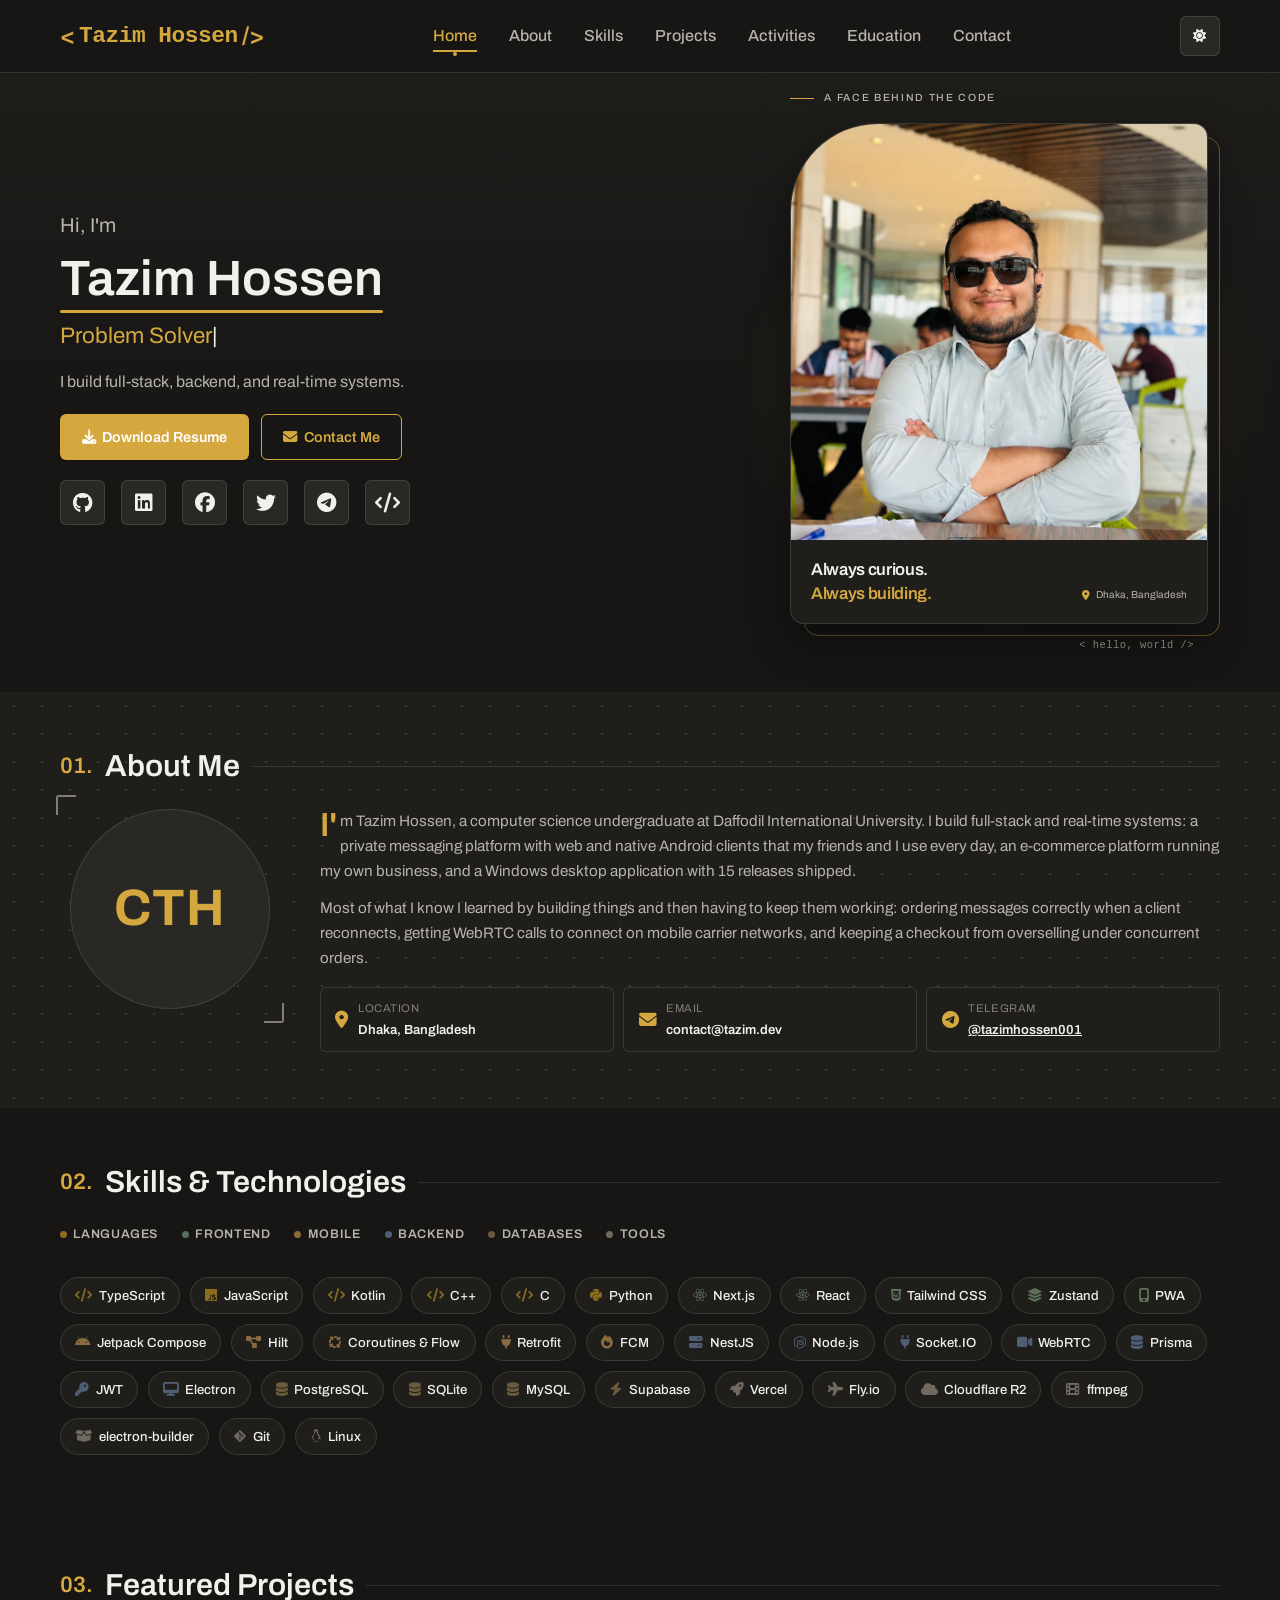
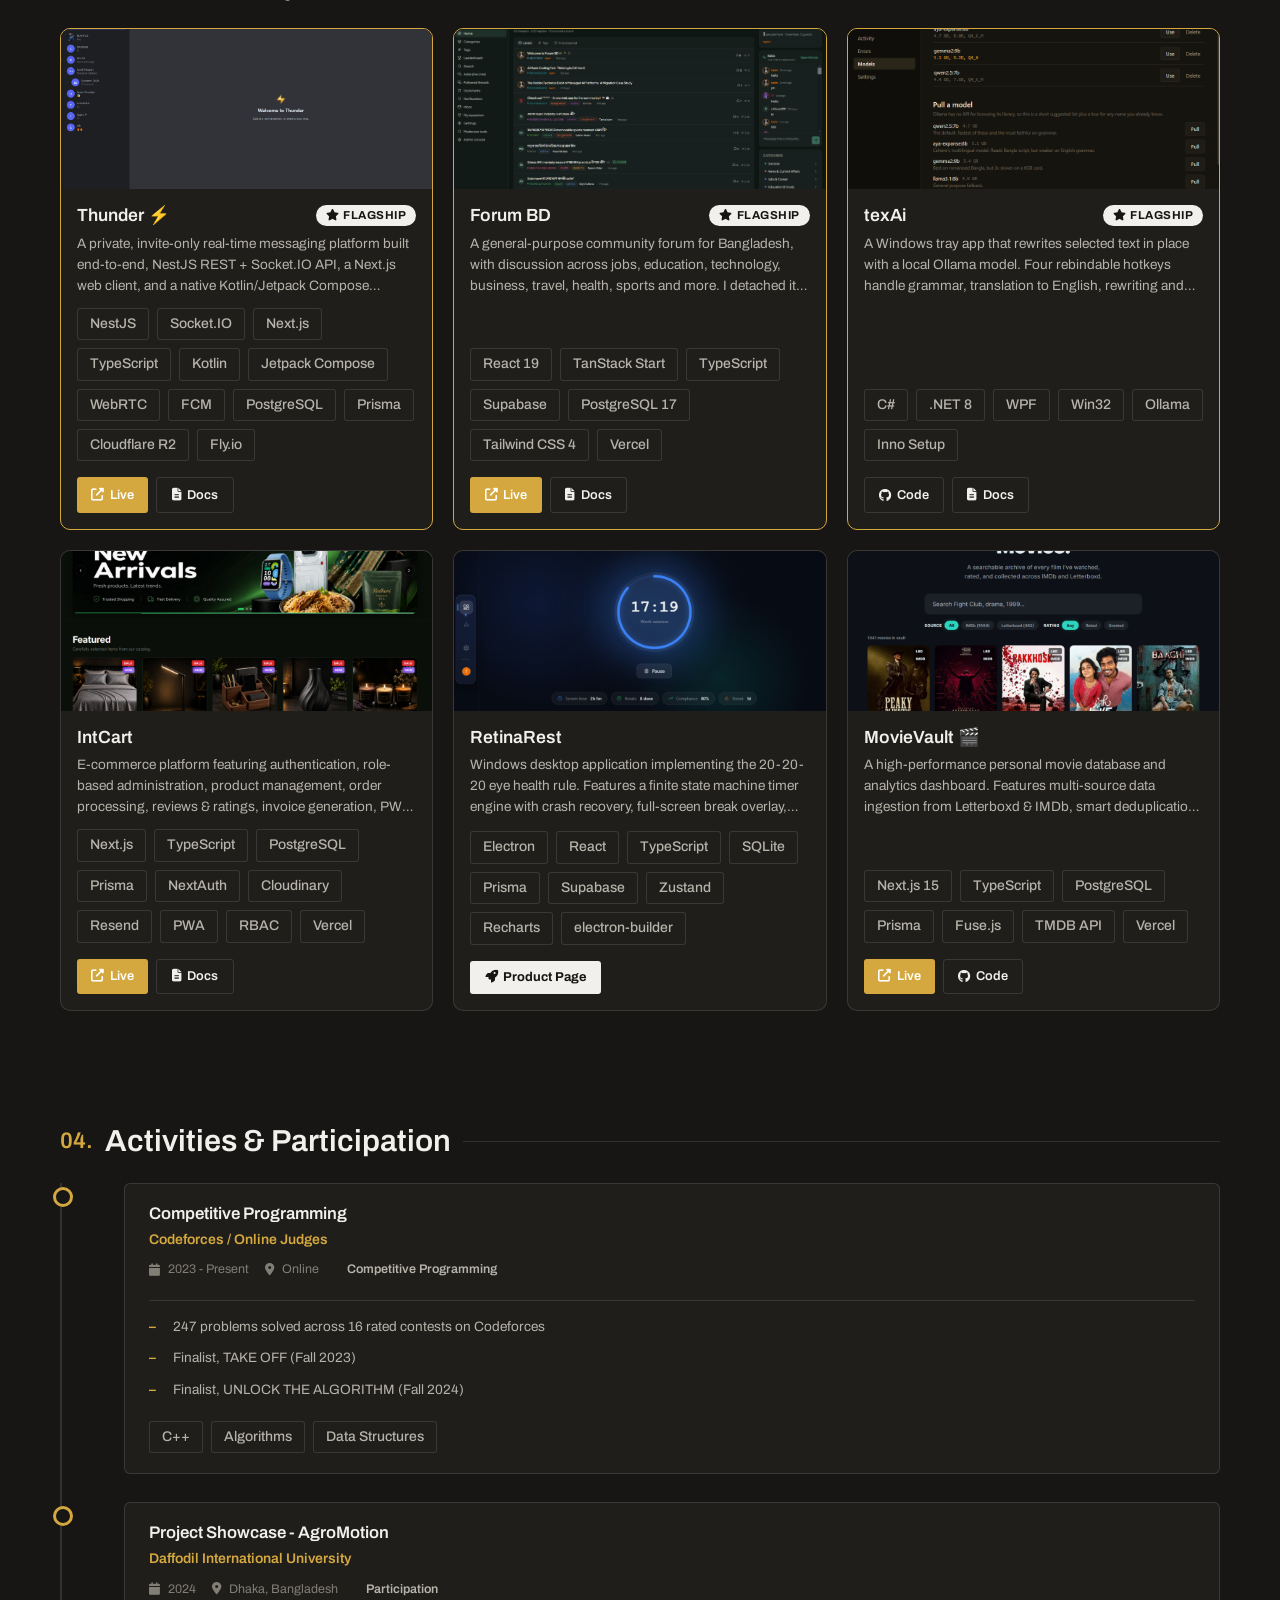
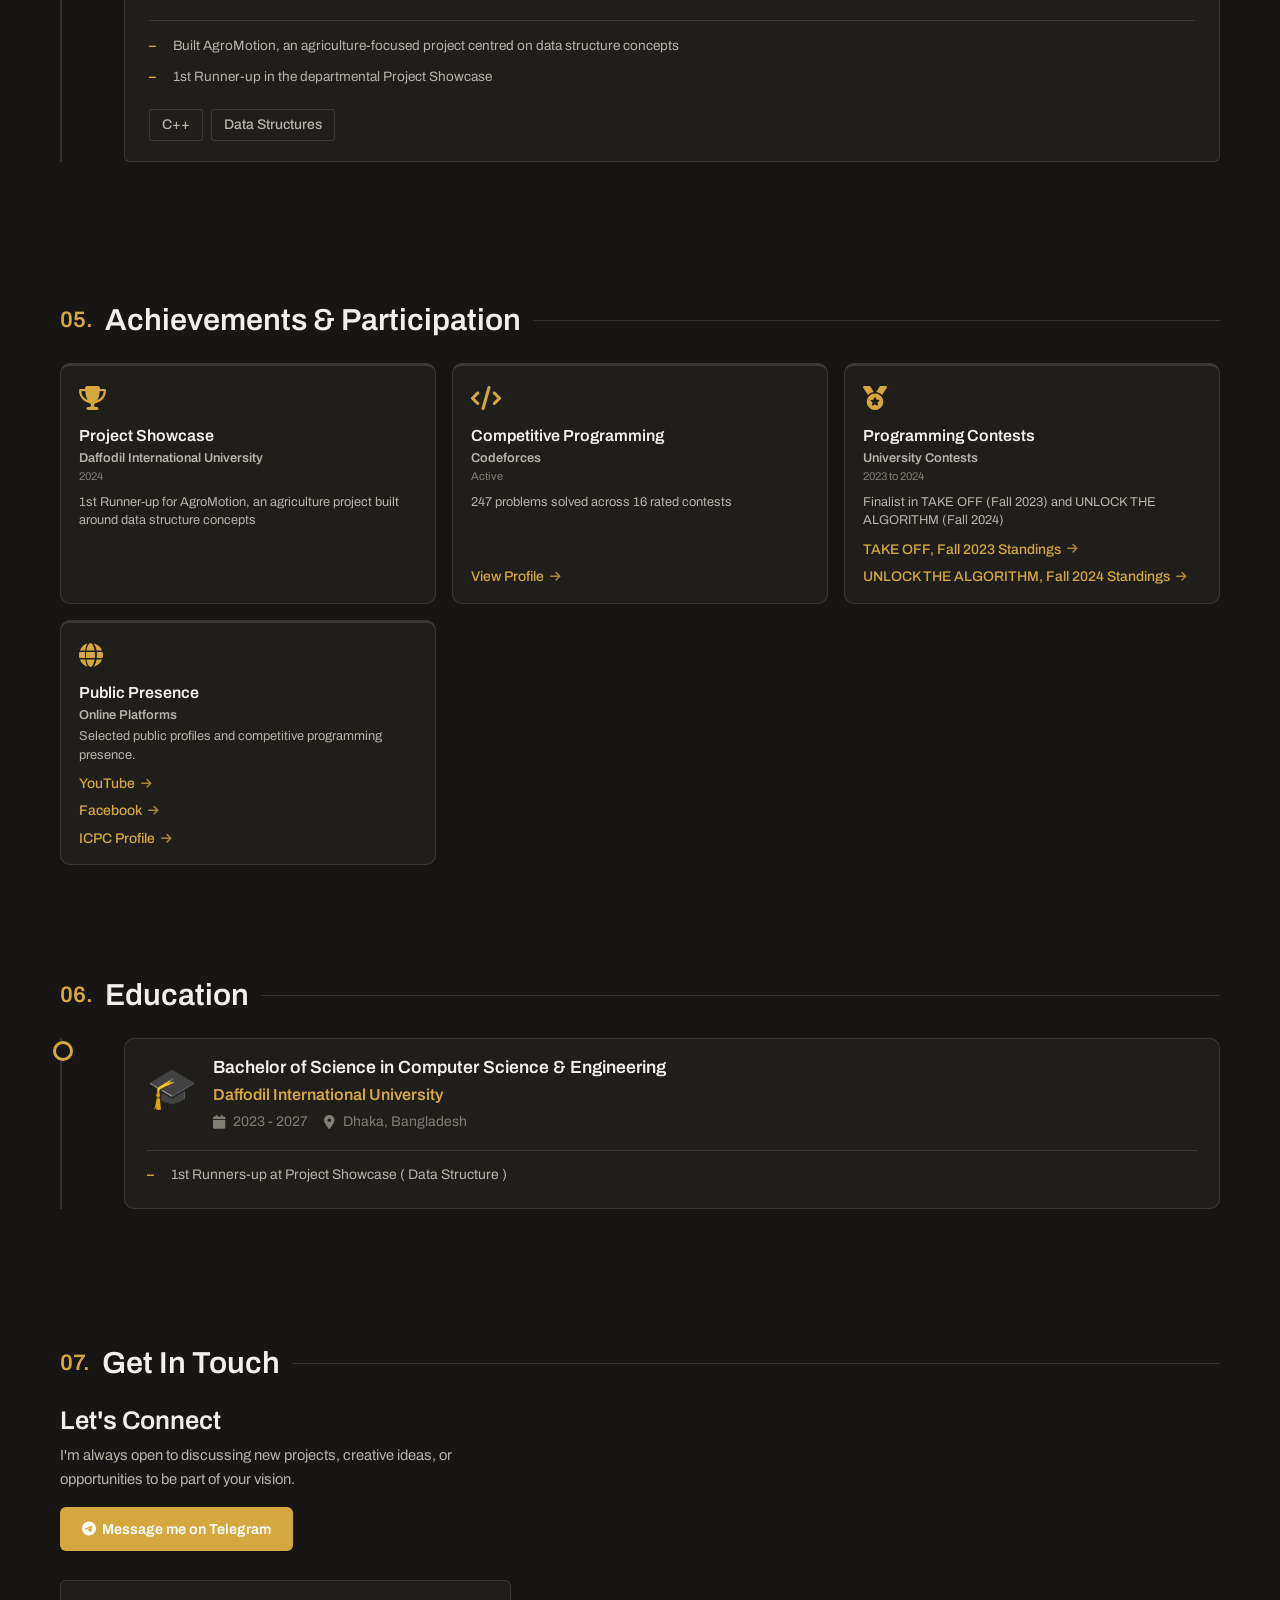
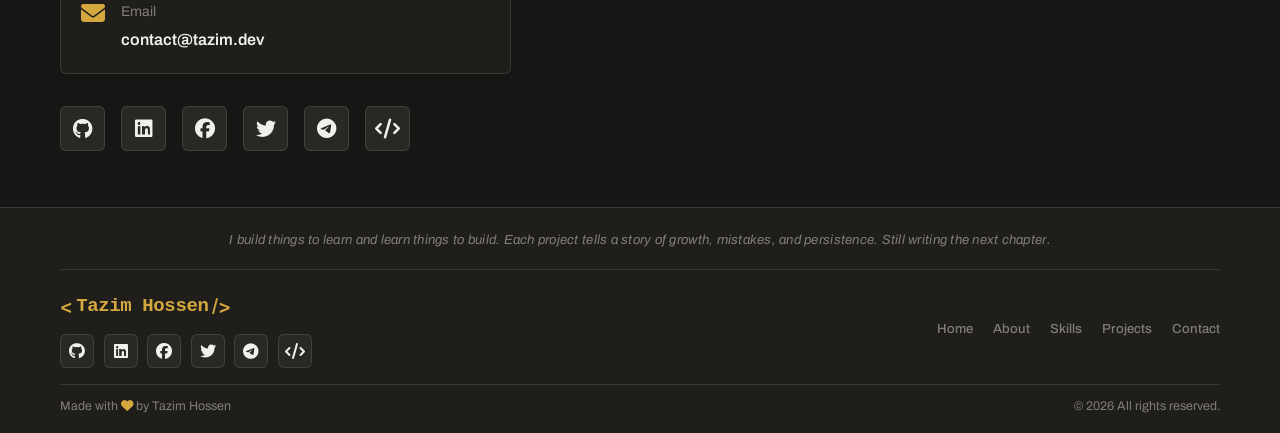
<file: index.html>
<!DOCTYPE html>
<html lang="en" data-theme="dark">
<head>
    <meta charset="UTF-8">
    <script>
        // Apply an explicit saved preference before styles load.
        try {
            const savedTheme = localStorage.getItem('theme');
            if (savedTheme === 'light' || savedTheme === 'dark') {
                document.documentElement.setAttribute('data-theme', savedTheme);
            }
        } catch (_) { /* Keep the dark default when storage is unavailable. */ }
    </script>
    <meta name="viewport" content="width=device-width, initial-scale=1.0">
    <title>Tazim Hossen | Software Engineer &amp; CSE Student</title>

    <link rel="icon"
type="image/png"
sizes="512x512"
href="/favicon.png">

<meta
name="description"
content="Tazim Hossen's portfolio: full-stack web apps, real-time messaging and Windows software. CSE student at Daffodil International University, Bangladesh.">

<meta name="author" content="Tazim Hossen">

<link rel="canonical" href="https://tazim.dev/">

<meta property="og:title"
content="Tazim Hossen | Software Engineer &amp; CSE Student">

<meta
property="og:description"
content="Explore Tazim Hossen's full-stack, real-time messaging and desktop software projects, technical skills and engineering experience.">

<meta property="og:url"
content="https://tazim.dev/">

<meta property="og:type"
content="website">

<meta property="og:image"
content="https://tazim.dev/og.png">

<meta property="og:image:alt" content="Tazim Hossen's software engineering portfolio">
<meta name="twitter:card" content="summary_large_image">
<meta name="twitter:title" content="Tazim Hossen | Software Engineer &amp; CSE Student">
<meta name="twitter:description" content="Full-stack web apps, real-time messaging and Windows software by Tazim Hossen, CSE student in Bangladesh.">
<meta name="twitter:image" content="https://tazim.dev/og.png">
<meta name="robots" content="index, follow, max-image-preview:large">

<script type="application/ld+json">
{
"@context":"https://schema.org",
"@graph":[
  {
    "@type":"Person",
    "@id":"https://tazim.dev/#person",
    "name":"Tazim Hossen",
    "url":"https://tazim.dev/",
    "image":"https://tazim.dev/assets/images/tazim-lounge-portrait.webp",
    "jobTitle":"Computer Science Student",
    "affiliation":{"@type":"CollegeOrUniversity","name":"Daffodil International University"},
    "sameAs":[
      "https://github.com/cthboss001",
      "https://www.linkedin.com/in/tazimhossen/",
      "https://www.youtube.com/@tazimhossen"
    ]
  },
  {
    "@type":"WebSite",
    "@id":"https://tazim.dev/#website",
    "url":"https://tazim.dev/",
    "name":"Tazim Hossen",
    "inLanguage":"en",
    "publisher":{"@id":"https://tazim.dev/#person"}
  },
  {
    "@type":"ProfilePage",
    "@id":"https://tazim.dev/#profile",
    "url":"https://tazim.dev/",
    "name":"Tazim Hossen | Software Engineer & CSE Student",
    "isPartOf":{"@id":"https://tazim.dev/#website"},
    "mainEntity":{"@id":"https://tazim.dev/#person"}
  }
]
}
</script>
    
    <!-- Google Fonts -->
    <link rel="preconnect" href="https://fonts.googleapis.com">
    <link rel="preconnect" href="https://fonts.gstatic.com" crossorigin>
    <link href="https://fonts.googleapis.com/css2?family=Archivo:wght@300;400;500;600;700;800&display=swap" rel="stylesheet">
    
    <!-- Font Awesome 6 -->
    <link rel="stylesheet" href="https://cdnjs.cloudflare.com/ajax/libs/font-awesome/6.4.0/css/all.min.css">
    
    <!-- Custom CSS -->
    <link rel="stylesheet" href="css/style.css?v=portrait-20261024">
</head>
<body>

    <!-- Navigation -->
    <nav class="navbar" id="navbar">
        <div class="container nav-container">
            <a href="#home" class="logo">
                <span class="logo-bracket">&lt;</span>
                <span class="logo-text" id="nav-name">Tazim Hossen</span>
                <span class="logo-bracket">/&gt;</span>
            </a>
            
            <ul class="nav-menu" id="nav-menu">
                <li><a href="#home" class="nav-link active">Home</a></li>
                <li><a href="#about" class="nav-link">About</a></li>
                <li><a href="#skills" class="nav-link">Skills</a></li>
                <li><a href="#projects" class="nav-link">Projects</a></li>
                <li><a href="#experience" class="nav-link">Activities</a></li>
                <li><a href="#education" class="nav-link">Education</a></li>
                <li><a href="#contact" class="nav-link">Contact</a></li>
            </ul>
            
            <div class="nav-actions">
                <button class="theme-toggle" id="theme-toggle" aria-label="Toggle dark/light mode">
                    <i class="fas fa-sun"></i>
                </button>
                <button class="hamburger" id="hamburger" aria-label="Toggle menu">
                    <span></span>
                    <span></span>
                    <span></span>
                </button>
            </div>
        </div>
    </nav>

    <!-- Hero Section -->
    <section class="hero" id="home">
        <div class="hero-background"></div>
        <div class="container hero-container">
            <div class="hero-content">
                <div class="hero-text">
                    <p class="hero-greeting">Hi, I'm</p>
                    <h1 class="hero-name" id="hero-name">Tazim Hossen</h1>
                    <div class="hero-title">
                        <span class="typing-text" id="typing-text"></span>
                        <span class="cursor">|</span>
                    </div>
                    <p class="hero-description" id="hero-description">
                        I build full-stack, backend, and real-time systems.
                    </p>
                    <div class="hero-buttons">
                        <a href="assets/Tazim_Hossen_Resume.html" class="btn btn-primary" id="download-resume">
                            <i class="fas fa-download"></i>
                            Download Resume
                        </a>
                        <a href="#contact" class="btn btn-secondary">
                            <i class="fas fa-envelope"></i>
                            Contact Me
                        </a>
                    </div>
                    <div class="hero-social" id="hero-social">
                        <!-- Social icons will be inserted by JS -->
                    </div>
                </div>
                <div class="hero-image">
                    <figure class="portrait">
                        <div class="portrait-kicker"><span aria-hidden="true"></span> A face behind the code</div>
                        <div class="portrait-card">
                            <div class="image-wrapper" id="image-wrapper">
                                <img src="assets/images/tazim-lounge-portrait.webp" alt="Tazim Hossen seated in a sunlit study lounge" id="profile-image" width="908" height="908" fetchpriority="high">
                            </div>
                            <figcaption class="portrait-caption">
                                <p>Always curious.<br><span>Always building.</span></p>
                                <span class="portrait-location"><i class="fas fa-location-dot" aria-hidden="true"></i> Dhaka, Bangladesh</span>
                            </figcaption>
                        </div>
                        <span class="portrait-coordinate" aria-hidden="true">&lt; hello, world /&gt;</span>
                    </figure>
                </div>
            </div>
        </div>
        <div class="scroll-indicator">
            <a href="#about">
                <i class="fas fa-chevron-down"></i>
            </a>
        </div>
    </section>

    <!-- About Section -->
    <section class="about section" id="about">
        <div class="container">
            <h2 class="section-title">
                <span class="title-number">01.</span>
                About Me
                <span class="title-line"></span>
            </h2>
            <div class="about-content">
                <div class="about-image">
                    <div class="about-image-wrapper">
                        <div class="about-monogram" aria-hidden="true">CTH</div>
                        <div class="about-image-border"></div>
                    </div>
                </div>
                <div class="about-text">
                    <p class="about-bio" id="about-bio"></p>
                    <p class="about-objective" id="about-objective"></p>
                    <div class="about-info">
                        <div class="info-card" id="info-location">
                            <i class="fas fa-map-marker-alt"></i>
                            <div>
                                <span class="info-label">Location</span>
                                <span class="info-value"></span>
                            </div>
                        </div>
                        <div class="info-card" id="info-email">
                            <i class="fas fa-envelope"></i>
                            <div>
                                <span class="info-label">Email</span>
                                <span class="info-value"></span>
                            </div>
                        </div>
                        <div class="info-card" id="info-telegram">
                            <i class="fab fa-telegram-plane"></i>
                            <div>
                                <span class="info-label">Telegram</span>
                                <a class="info-value" id="info-telegram-link" target="_blank"></a>
                            </div>
                        </div>
                    </div>
                </div>
            </div>
        </div>
    </section>

    <!-- Skills Section -->
    <section class="skills section" id="skills">
        <div class="container">
            <h2 class="section-title">
                <span class="title-number">02.</span>
                Skills & Technologies
                <span class="title-line"></span>
            </h2>
        </div>
        <div class="container">
            <div class="skill-legend" id="skill-legend"></div>
            <div class="skill-wall" id="skill-wall"></div>
        </div>
    </section>

    <!-- Projects Section -->
    <section class="projects section" id="projects">
        <div class="container">
            <h2 class="section-title">
                <span class="title-number">03.</span>
                Featured Projects
                <span class="title-line"></span>
            </h2>
            <div class="projects-grid" id="projects-grid">
                <!-- Projects will be inserted by JS -->
            </div>
        </div>
    </section>

    <!-- Experience Section -->
    <section class="experience section" id="experience">
        <div class="container">
            <h2 class="section-title">
                <span class="title-number">04.</span>
                Activities & Participation
                <span class="title-line"></span>
            </h2>
            <div class="experience-timeline" id="experience-timeline">
                <!-- Experience items will be inserted by JS -->
            </div>
        </div>
    </section>

    <!-- Certifications Section -->
    <section class="certifications section" id="certifications">
        <div class="container">
            <h2 class="section-title">
                <span class="title-number">05.</span>
                Achievements & Participation
                <span class="title-line"></span>
            </h2>
            <div class="certifications-grid" id="certifications-grid">
                <!-- Certifications will be inserted by JS -->
            </div>
        </div>
    </section>

    <!-- Education Section -->
    <section class="education section" id="education">
        <div class="container">
            <h2 class="section-title">
                <span class="title-number">06.</span>
                Education
                <span class="title-line"></span>
            </h2>
            <div class="education-timeline" id="education-timeline">
                <!-- Education items will be inserted by JS -->
            </div>
        </div>
    </section>

    <!-- Contact Section -->
    <section class="contact section" id="contact">
        <div class="container">
            <h2 class="section-title">
                <span class="title-number">07.</span>
                Get In Touch
                <span class="title-line"></span>
            </h2>
            <div class="contact-content contact-centered">
                <div class="contact-info">
                    <h3>Let's Connect</h3>
                    <p>I'm always open to discussing new projects, creative ideas, or opportunities to be part of your vision.</p>
                    <div class="connect-cta">
                        <a href="https://t.me/tazimhossen001" target="_blank" rel="noopener noreferrer" class="btn btn-primary connect-telegram">
                            <i class="fa-brands fa-telegram"></i>
                            Message me on Telegram
                        </a>
                    </div>
                    <div class="contact-details">
                        <div class="contact-item" id="contact-email">
                            <i class="fas fa-envelope"></i>
                            <div>
                                <span class="contact-label">Email</span>
                                <a href="mailto:contact@tazim.dev" class="contact-value">contact@tazim.dev</a>
                            </div>
                        </div>
                    </div>
                    <div class="contact-social" id="contact-social">
                        <!-- Social icons will be inserted by JS -->
                    </div>
                </div>
            </div>
        </div>
    </section>

    <!-- Footer -->
    <footer class="footer">
        <!-- gradient top line handled by CSS ::before -->
        <div class="container">

            <!-- Motto banner -->
            <div class="footer-motto">
                <span class="footer-motto-text">I build things to learn and learn things to build. Each project tells a story of growth, mistakes, and persistence. Still writing the next chapter.</span>
            </div>

            <!-- Main row -->
            <div class="footer-main">
                <!-- Brand -->
                <div class="footer-brand">
                    <div class="footer-logo">
                        <span class="logo-bracket">&lt;</span>
                        <span class="logo-text" id="footer-name">Tazim Hossen</span>
                        <span class="logo-bracket">/&gt;</span>
                    </div>
                    <div class="footer-social" id="footer-social"></div>
                </div>

                <!-- Visitor Stats -->
                <div class="visitor-stats" id="visitor-widget" aria-label="Site visitor statistics">
                    <div class="visitor-stat">
                        <i class="fas fa-eye" aria-hidden="true"></i>
                        <div class="visitor-stat-content">
                            <span class="visitor-label">Today</span>
                            <span class="visitor-count" id="stat-daily">…</span>
                        </div>
                    </div>
                    <div class="visitor-divider" aria-hidden="true"></div>
                    <div class="visitor-stat">
                        <i class="fas fa-users" aria-hidden="true"></i>
                        <div class="visitor-stat-content">
                            <span class="visitor-label">All-time</span>
                            <span class="visitor-count" id="stat-alltime">…</span>
                        </div>
                    </div>
                </div>

                <!-- Nav -->
                <nav class="footer-nav">
                    <a href="#home">Home</a>
                    <a href="#about">About</a>
                    <a href="#skills">Skills</a>
                    <a href="#projects">Projects</a>
                    <a href="#contact">Contact</a>
                </nav>
            </div>

            <!-- Bottom bar -->
            <div class="footer-bottom">
                <p>Made with <i class="fas fa-heart"></i> by <span id="footer-author">Tazim Hossen</span></p>
                <p>&copy; <span id="current-year"></span> All rights reserved.</p>
            </div>

        </div>
    </footer>

    <!-- Scroll to Top Button -->
    <button class="scroll-top" id="scroll-top" aria-label="Scroll to top">
        <i class="fas fa-arrow-up"></i>
    </button>

    <!-- Scroll Progress Bar -->
    <div class="scroll-progress" id="scroll-progress"></div>

    <!-- Scripts -->
    <script src="js/data.js?v=portrait-20261024"></script>
    <script src="js/script.js"></script>
    <script src="js/visitors.js"></script>

</body>
</html>
</file>
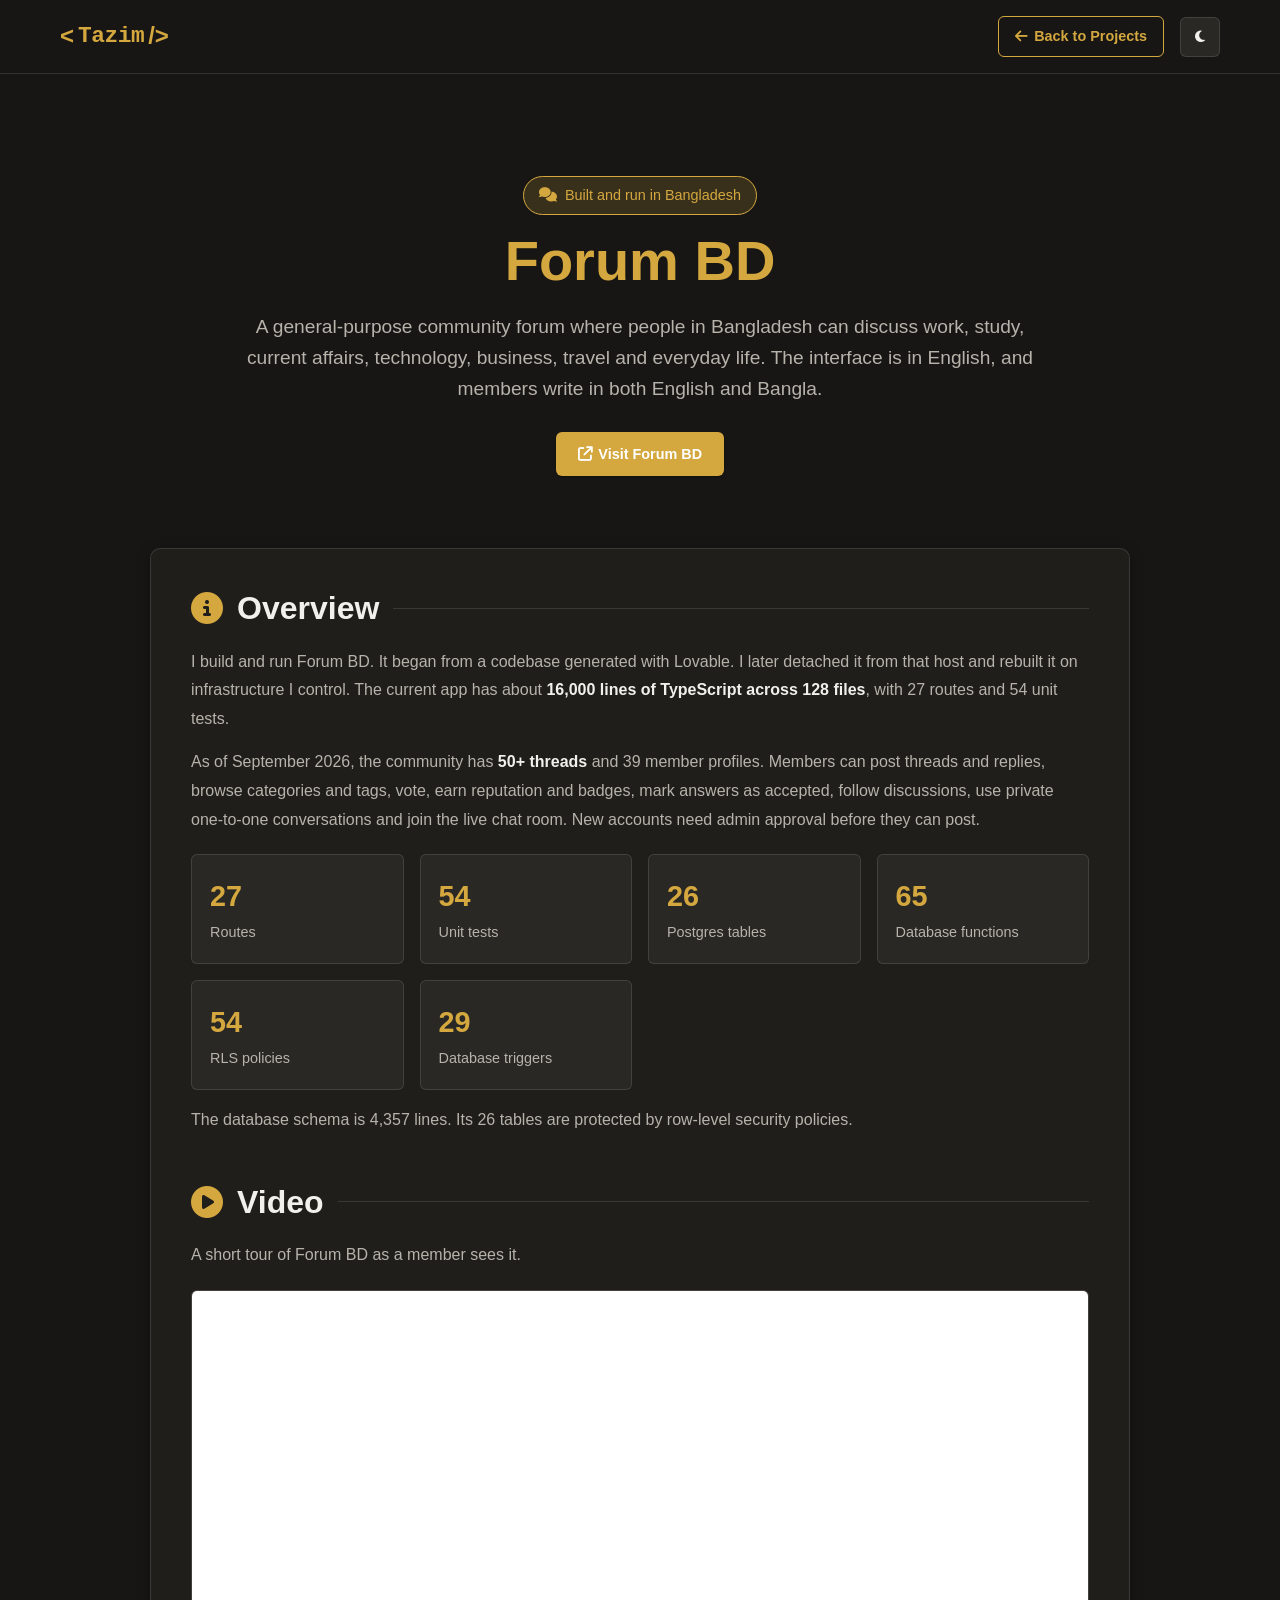
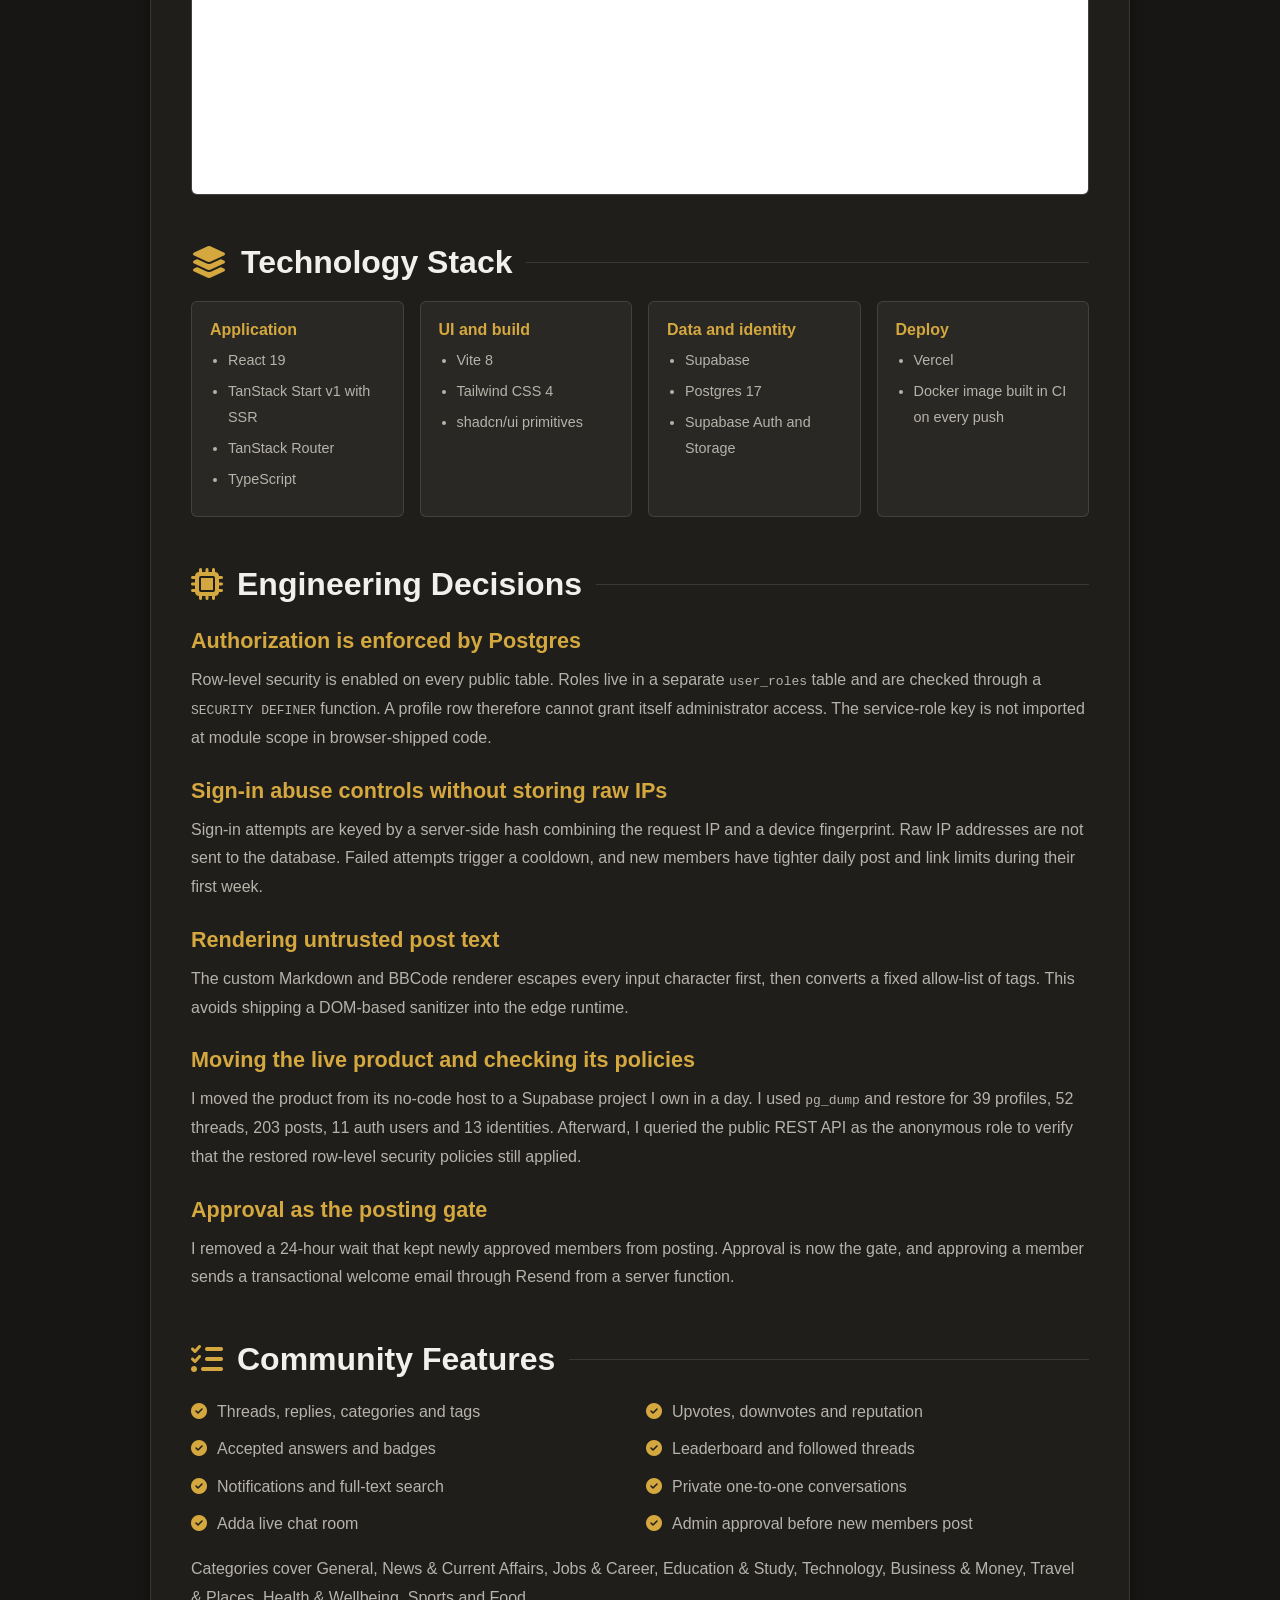
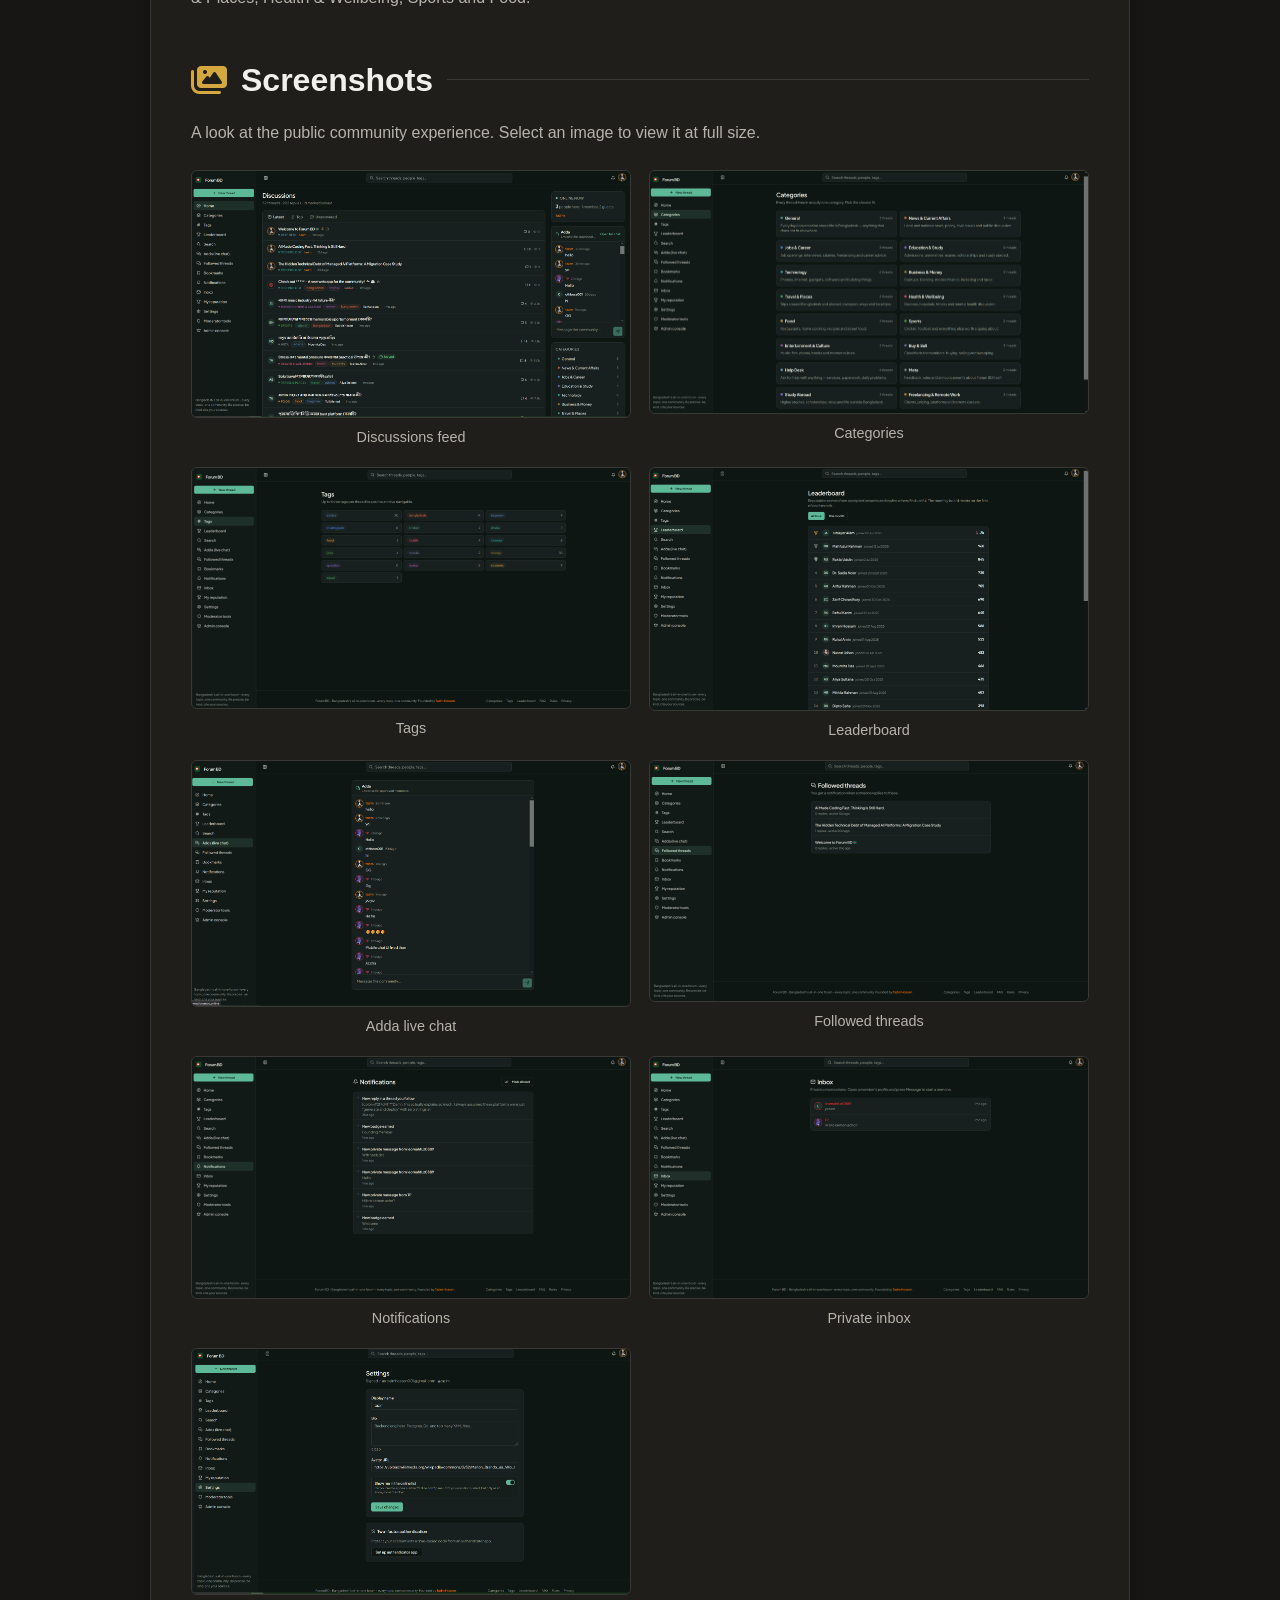
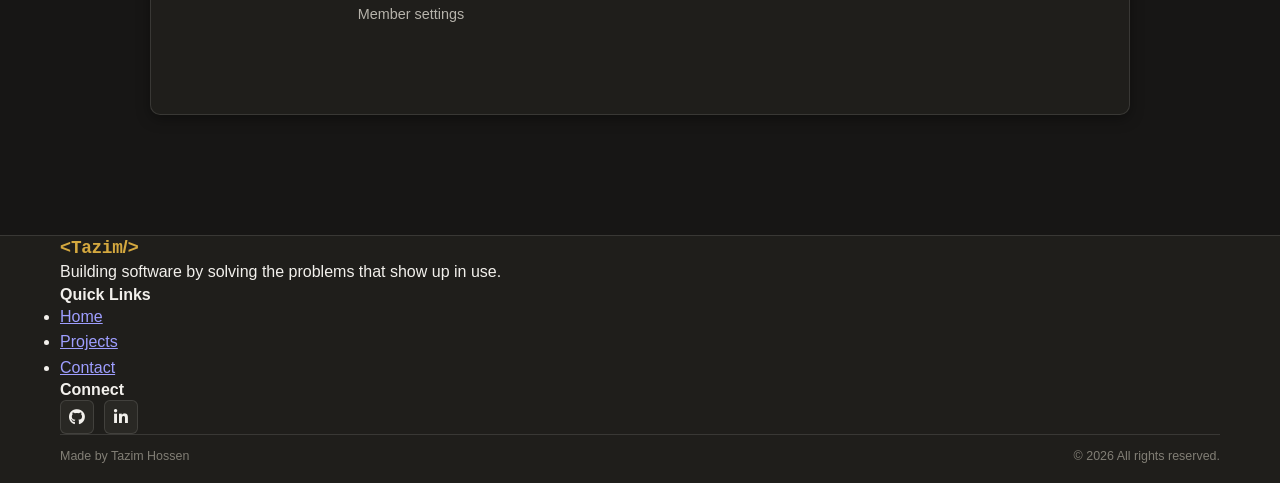
<file: forumbd.html>
<!DOCTYPE html>
<html lang="en" data-theme="dark">
<head>
  <meta charset="UTF-8">
  <meta name="viewport" content="width=device-width, initial-scale=1.0">
  <title>Forum BD | A Community Forum for Bangladesh</title>
  <link rel="canonical" href="https://tazim.dev/forumbd.html">
  <meta name="description" content="How I rebuilt Forum BD on my own infrastructure, with database-enforced authorization, abuse controls and a community for Bangladesh.">
  <meta property="og:type" content="website">
  <meta property="og:url" content="https://tazim.dev/forumbd.html">
  <meta property="og:title" content="Forum BD | Tazim Hossen">
  <meta property="og:description" content="A general-purpose community forum for Bangladesh, built and run by Tazim Hossen.">
  <meta property="og:image" content="https://tazim.dev/assets/images/forumbd-discussions.png">
  <link rel="icon" type="image/png" href="/favicon.png">
  <link rel="preconnect" href="https://fonts.googleapis.com">
  <link rel="preconnect" href="https://fonts.gstatic.com" crossorigin>
  <link href="https://fonts.googleapis.com/css2?family=Inter:wght@300;400;500;600;700&family=Poppins:wght@500;600;700;800&family=Fira+Code:wght@400;500&display=swap" rel="stylesheet">
  <link rel="stylesheet" href="https://cdnjs.cloudflare.com/ajax/libs/font-awesome/6.4.0/css/all.min.css">
  <link rel="stylesheet" href="css/style.css">
  <style>
    .doc-hero { padding: 120px 0 52px; text-align: center; }
    .doc-hero h1 { font-size: 3.5rem; margin: 12px 0 18px; color: var(--accent); }
    .doc-hero p { max-width: 820px; margin: 0 auto 28px; color: var(--text-secondary); font-size: 1.2rem; }
    .hero-buttons { justify-content: center; }
    .project-badge { display:inline-flex; gap:8px; align-items:center; padding:7px 15px; border:1px solid var(--accent); border-radius:99px; color:var(--accent); background:var(--accent-soft); font-size:.9rem; }
    .doc-content { max-width: 980px; margin: 0 auto 64px; padding: 40px; background: var(--bg-card); border:1px solid var(--border-color); border-radius:var(--radius-lg); box-shadow:var(--shadow-md); }
    .doc-section { margin-bottom:48px; }
    .doc-section h2 { display:flex; align-items:center; gap:14px; margin-bottom:20px; font-size:2rem; color:var(--text-primary); }
    .doc-section h2 i,.doc-section h3 { color:var(--accent); }
    .doc-section h2::after { content:""; height:1px; flex:1; background:var(--border-color); }
    .doc-section h3 { margin:25px 0 12px; font-size:1.35rem; }
    .doc-section p,.doc-section li { color:var(--text-secondary); line-height:1.8; }
    .doc-section p { margin-bottom:14px; }
    .doc-section ul { padding-left:22px; }
    .doc-section li { margin-bottom:8px; }
    .doc-section strong { color:var(--text-primary); }
    .tech-grid,.metric-grid { display:grid; grid-template-columns:repeat(auto-fit,minmax(180px,1fr)); gap:16px; margin-top:20px; }
    .tech-card,.metric-card { padding:18px; border-radius:var(--radius-md); border:1px solid var(--border-color); background:var(--bg-tertiary); }
    .tech-card h4 { color:var(--accent); margin:0 0 9px; }
    .tech-card ul { margin:0; padding-left:18px; }
    .tech-card li { font-size:.9rem; margin-bottom:5px; }
    .metric-card strong { display:block; color:var(--accent); font-size:1.8rem; }
    .metric-card span { color:var(--text-secondary); font-size:.9rem; }
    .gallery { display:grid; grid-template-columns:repeat(2,minmax(0,1fr)); gap:18px; margin-top:22px; }
    .gallery figure { margin:0; }
    .gallery a { display:block; overflow:hidden; border-radius:var(--radius-md); border:1px solid var(--border-color); }
    .gallery img { display:block; width:100%; height:auto; }
    .gallery figcaption { padding-top:8px; text-align:center; color:var(--text-secondary); font-size:.9rem; }
    .feature-list-grid { display:grid; grid-template-columns:repeat(2,minmax(0,1fr)); gap:12px; }
    .feature-item { color:var(--text-secondary); display:flex; align-items:flex-start; gap:10px; }
    .feature-item i { color:var(--accent); margin-top:4px; }
    .video-frame { position:relative; aspect-ratio:16/9; margin-top:20px; overflow:hidden; border-radius:var(--radius-md); border:1px solid var(--border-color); background:var(--bg-tertiary); }
    .video-frame iframe { position:absolute; inset:0; width:100%; height:100%; border:0; }
    @media(max-width:768px) { .doc-hero h1{font-size:2.5rem}.doc-content{padding:22px}.gallery,.feature-list-grid{grid-template-columns:1fr} }
  </style>
</head>
<body>
  <div class="custom-cursor"></div>
  <nav class="navbar"><div class="container nav-container">
    <a href="index.html" class="logo"><span class="logo-bracket">&lt;</span><span class="logo-text">Tazim</span><span class="logo-bracket">/&gt;</span></a>
    <div class="nav-actions"><a href="index.html#projects" class="btn btn-secondary" style="padding:.5rem 1rem"><i class="fas fa-arrow-left"></i> Back to Projects</a><button class="theme-toggle" aria-label="Toggle theme"><i class="fas fa-moon"></i></button></div>
  </div></nav>
  <main><section class="section"><div class="container">
    <header class="doc-hero">
      <span class="project-badge"><i class="fas fa-comments"></i> Built and run in Bangladesh</span>
      <h1>Forum BD</h1>
      <p>A general-purpose community forum where people in Bangladesh can discuss work, study, current affairs, technology, business, travel and everyday life. The interface is in English, and members write in both English and Bangla.</p>
      <div class="hero-buttons"><a href="https://forumbd.online" target="_blank" rel="noopener noreferrer" class="btn btn-primary"><i class="fas fa-arrow-up-right-from-square"></i> Visit Forum BD</a></div>
    </header>
    <div class="doc-content">
      <section class="doc-section">
        <h2><i class="fas fa-circle-info"></i> Overview</h2>
        <p>I build and run Forum BD. It began from a codebase generated with Lovable. I later detached it from that host and rebuilt it on infrastructure I control. The current app has about <strong>16,000 lines of TypeScript across 128 files</strong>, with 27 routes and 54 unit tests.</p>
        <p>As of September 2026, the community has <strong>50+ threads</strong> and 39 member profiles. Members can post threads and replies, browse categories and tags, vote, earn reputation and badges, mark answers as accepted, follow discussions, use private one-to-one conversations and join the live chat room. New accounts need admin approval before they can post.</p>
        <div class="metric-grid">
          <div class="metric-card"><strong>27</strong><span>Routes</span></div>
          <div class="metric-card"><strong>54</strong><span>Unit tests</span></div>
          <div class="metric-card"><strong>26</strong><span>Postgres tables</span></div>
          <div class="metric-card"><strong>65</strong><span>Database functions</span></div>
          <div class="metric-card"><strong>54</strong><span>RLS policies</span></div>
          <div class="metric-card"><strong>29</strong><span>Database triggers</span></div>
        </div>
        <p style="margin-top:16px">The database schema is 4,357 lines. Its 26 tables are protected by row-level security policies.</p>
      </section>
      <section class="doc-section">
        <h2><i class="fas fa-circle-play"></i> Video</h2>
        <p>A short tour of Forum BD as a member sees it.</p>
        <div class="video-frame"><iframe src="https://www.youtube-nocookie.com/embed/LepAkFR0S-0" title="Forum BD: Bangladesh&#39;s all-in-one community forum" loading="lazy" allow="accelerometer; clipboard-write; encrypted-media; gyroscope; picture-in-picture; web-share" referrerpolicy="strict-origin-when-cross-origin" allowfullscreen></iframe></div>
      </section>
      <section class="doc-section">
        <h2><i class="fas fa-layer-group"></i> Technology Stack</h2>
        <div class="tech-grid">
          <div class="tech-card"><h4>Application</h4><ul><li>React 19</li><li>TanStack Start v1 with SSR</li><li>TanStack Router</li><li>TypeScript</li></ul></div>
          <div class="tech-card"><h4>UI and build</h4><ul><li>Vite 8</li><li>Tailwind CSS 4</li><li>shadcn/ui primitives</li></ul></div>
          <div class="tech-card"><h4>Data and identity</h4><ul><li>Supabase</li><li>Postgres 17</li><li>Supabase Auth and Storage</li></ul></div>
          <div class="tech-card"><h4>Deploy</h4><ul><li>Vercel</li><li>Docker image built in CI on every push</li></ul></div>
        </div>
      </section>
      <section class="doc-section">
        <h2><i class="fas fa-microchip"></i> Engineering Decisions</h2>
        <h3>Authorization is enforced by Postgres</h3>
        <p>Row-level security is enabled on every public table. Roles live in a separate <code>user_roles</code> table and are checked through a <code>SECURITY DEFINER</code> function. A profile row therefore cannot grant itself administrator access. The service-role key is not imported at module scope in browser-shipped code.</p>
        <h3>Sign-in abuse controls without storing raw IPs</h3>
        <p>Sign-in attempts are keyed by a server-side hash combining the request IP and a device fingerprint. Raw IP addresses are not sent to the database. Failed attempts trigger a cooldown, and new members have tighter daily post and link limits during their first week.</p>
        <h3>Rendering untrusted post text</h3>
        <p>The custom Markdown and BBCode renderer escapes every input character first, then converts a fixed allow-list of tags. This avoids shipping a DOM-based sanitizer into the edge runtime.</p>
        <h3>Moving the live product and checking its policies</h3>
        <p>I moved the product from its no-code host to a Supabase project I own in a day. I used <code>pg_dump</code> and restore for 39 profiles, 52 threads, 203 posts, 11 auth users and 13 identities. Afterward, I queried the public REST API as the anonymous role to verify that the restored row-level security policies still applied.</p>
        <h3>Approval as the posting gate</h3>
        <p>I removed a 24-hour wait that kept newly approved members from posting. Approval is now the gate, and approving a member sends a transactional welcome email through Resend from a server function.</p>
      </section>
      <section class="doc-section">
        <h2><i class="fas fa-list-check"></i> Community Features</h2>
        <div class="feature-list-grid">
          <div class="feature-item"><i class="fas fa-check-circle"></i> Threads, replies, categories and tags</div>
          <div class="feature-item"><i class="fas fa-check-circle"></i> Upvotes, downvotes and reputation</div>
          <div class="feature-item"><i class="fas fa-check-circle"></i> Accepted answers and badges</div>
          <div class="feature-item"><i class="fas fa-check-circle"></i> Leaderboard and followed threads</div>
          <div class="feature-item"><i class="fas fa-check-circle"></i> Notifications and full-text search</div>
          <div class="feature-item"><i class="fas fa-check-circle"></i> Private one-to-one conversations</div>
          <div class="feature-item"><i class="fas fa-check-circle"></i> Adda live chat room</div>
          <div class="feature-item"><i class="fas fa-check-circle"></i> Admin approval before new members post</div>
        </div>
        <p style="margin-top:18px">Categories cover General, News &amp; Current Affairs, Jobs &amp; Career, Education &amp; Study, Technology, Business &amp; Money, Travel &amp; Places, Health &amp; Wellbeing, Sports and Food.</p>
      </section>
      <section class="doc-section">
        <h2><i class="fas fa-images"></i> Screenshots</h2>
        <p>A look at the public community experience. Select an image to view it at full size.</p>
        <div class="gallery">
          <figure><a href="assets/images/forumbd-discussions.png" target="_blank" rel="noopener noreferrer"><img src="assets/images/forumbd-discussions.png" alt="Forum BD discussions feed" loading="lazy"></a><figcaption>Discussions feed</figcaption></figure>
          <figure><a href="assets/images/forumbd-categories.png" target="_blank" rel="noopener noreferrer"><img src="assets/images/forumbd-categories.png" alt="Forum BD categories" loading="lazy"></a><figcaption>Categories</figcaption></figure>
          <figure><a href="assets/images/forumbd-tags.png" target="_blank" rel="noopener noreferrer"><img src="assets/images/forumbd-tags.png" alt="Forum BD tags" loading="lazy"></a><figcaption>Tags</figcaption></figure>
          <figure><a href="assets/images/forumbd-leaderboard.png" target="_blank" rel="noopener noreferrer"><img src="assets/images/forumbd-leaderboard.png" alt="Forum BD leaderboard" loading="lazy"></a><figcaption>Leaderboard</figcaption></figure>
          <figure><a href="assets/images/forumbd-adda.png" target="_blank" rel="noopener noreferrer"><img src="assets/images/forumbd-adda.png" alt="Forum BD Adda live chat" loading="lazy"></a><figcaption>Adda live chat</figcaption></figure>
          <figure><a href="assets/images/forumbd-following.png" target="_blank" rel="noopener noreferrer"><img src="assets/images/forumbd-following.png" alt="Forum BD followed threads" loading="lazy"></a><figcaption>Followed threads</figcaption></figure>
          <figure><a href="assets/images/forumbd-notifications.png" target="_blank" rel="noopener noreferrer"><img src="assets/images/forumbd-notifications.png" alt="Forum BD notifications" loading="lazy"></a><figcaption>Notifications</figcaption></figure>
          <figure><a href="assets/images/forumbd-inbox.png" target="_blank" rel="noopener noreferrer"><img src="assets/images/forumbd-inbox.png" alt="Forum BD private inbox" loading="lazy"></a><figcaption>Private inbox</figcaption></figure>
          <figure><a href="assets/images/forumbd-settings.png" target="_blank" rel="noopener noreferrer"><img src="assets/images/forumbd-settings.png" alt="Forum BD member settings" loading="lazy"></a><figcaption>Member settings</figcaption></figure>
        </div>
      </section>
    </div>
  </div></section></main>
  <footer class="footer"><div class="container"><div class="footer-content">
    <div class="footer-section"><h3 class="footer-title"><span class="logo-bracket">&lt;</span><span class="logo-text">Tazim</span><span class="logo-bracket">/&gt;</span></h3><p class="footer-description">Building software by solving the problems that show up in use.</p></div>
    <div class="footer-section"><h4>Quick Links</h4><ul class="footer-links"><li><a href="index.html#home">Home</a></li><li><a href="index.html#projects">Projects</a></li><li><a href="index.html#contact">Contact</a></li></ul></div>
    <div class="footer-section"><h4>Connect</h4><div class="footer-social"><a href="https://github.com/cthboss001" target="_blank" rel="noopener noreferrer" class="social-icon"><i class="fab fa-github"></i></a><a href="https://www.linkedin.com/in/tazimhossen/" target="_blank" rel="noopener noreferrer" class="social-icon"><i class="fab fa-linkedin-in"></i></a></div></div>
  </div><div class="footer-bottom"><p>Made by <span>Tazim Hossen</span></p><p>&copy; <span id="current-year"></span> All rights reserved.</p></div></div></footer>
  <script>
    document.getElementById('current-year').textContent = new Date().getFullYear();
    const themeToggle = document.querySelector('.theme-toggle');
    const root = document.documentElement;
    const icon = themeToggle.querySelector('i');
    const savedTheme = localStorage.getItem('theme');
    if (savedTheme) { root.setAttribute('data-theme', savedTheme); updateThemeIcon(savedTheme); }
    themeToggle.addEventListener('click', () => { const next = root.getAttribute('data-theme') === 'light' ? 'dark' : 'light'; root.setAttribute('data-theme', next); localStorage.setItem('theme', next); updateThemeIcon(next); });
    function updateThemeIcon(theme) { icon.className = theme === 'light' ? 'fas fa-sun' : 'fas fa-moon'; }
  </script>
</body>
</html>
</file>
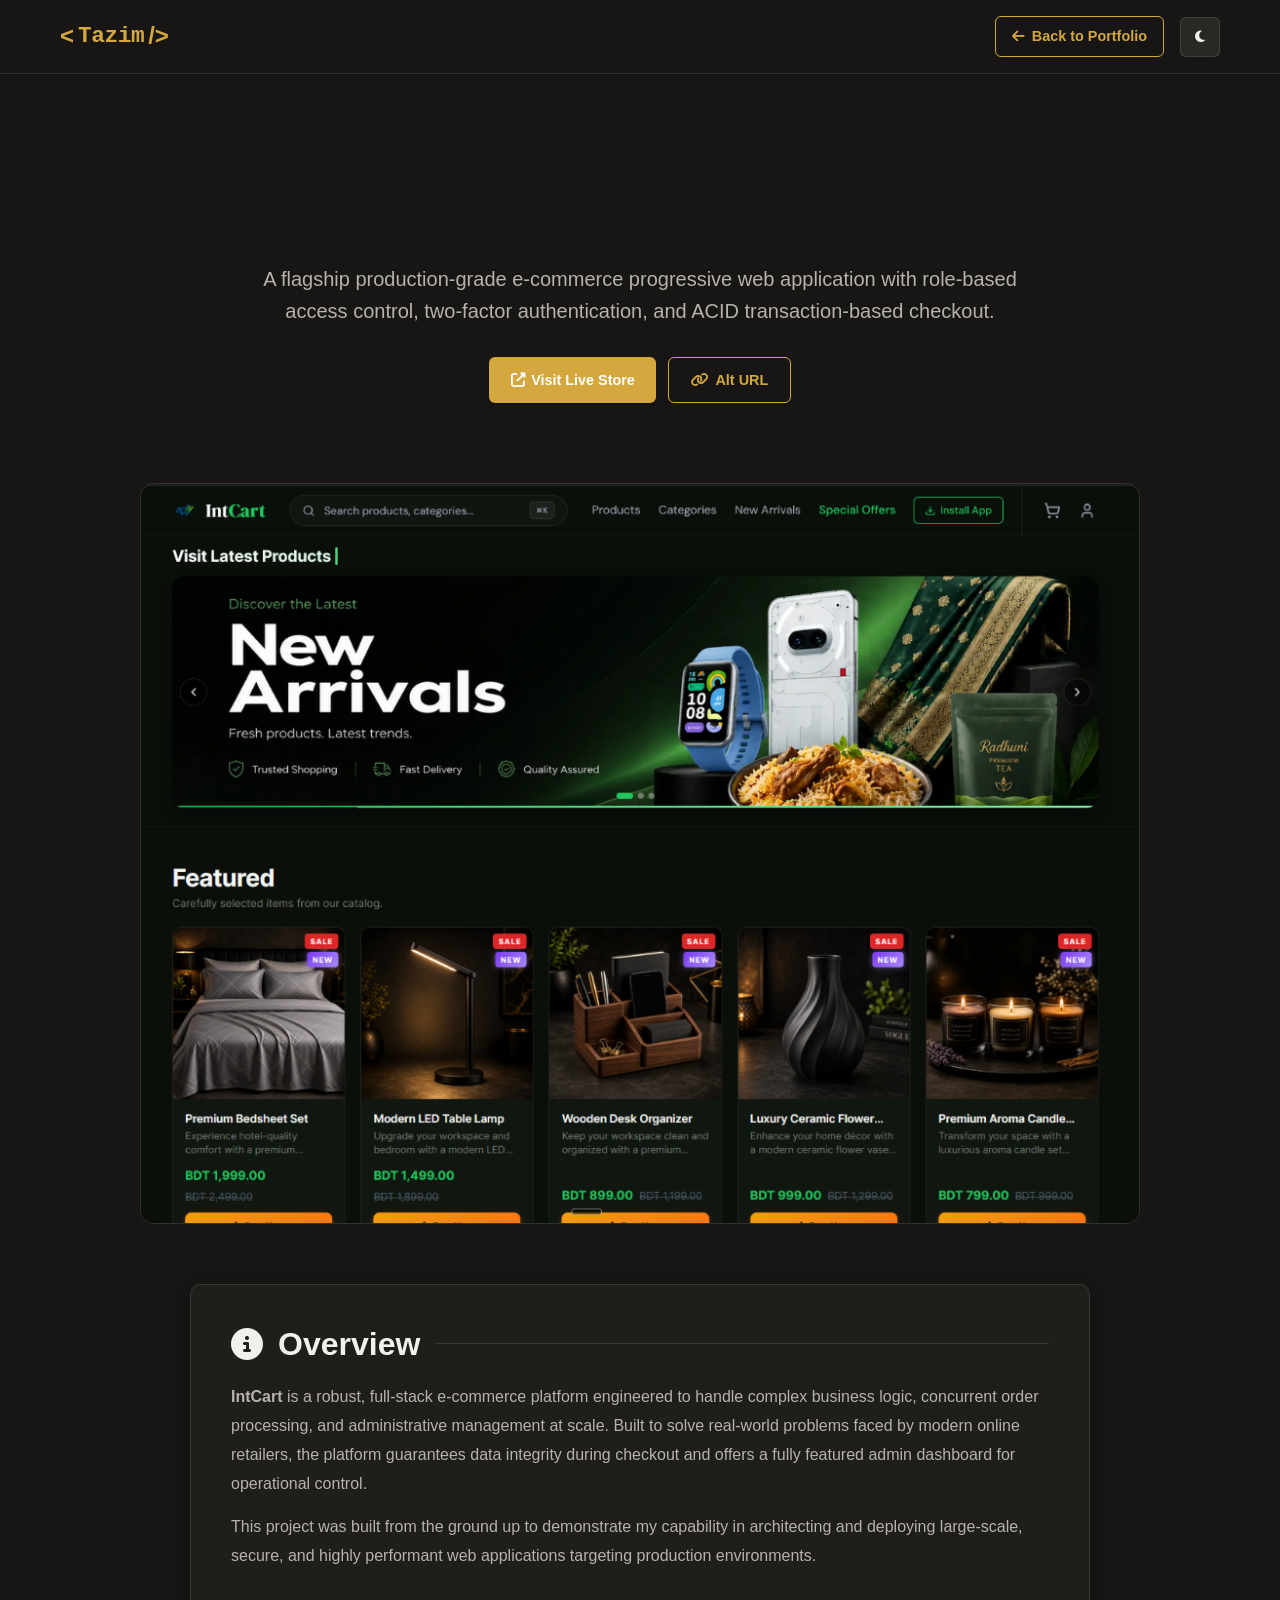
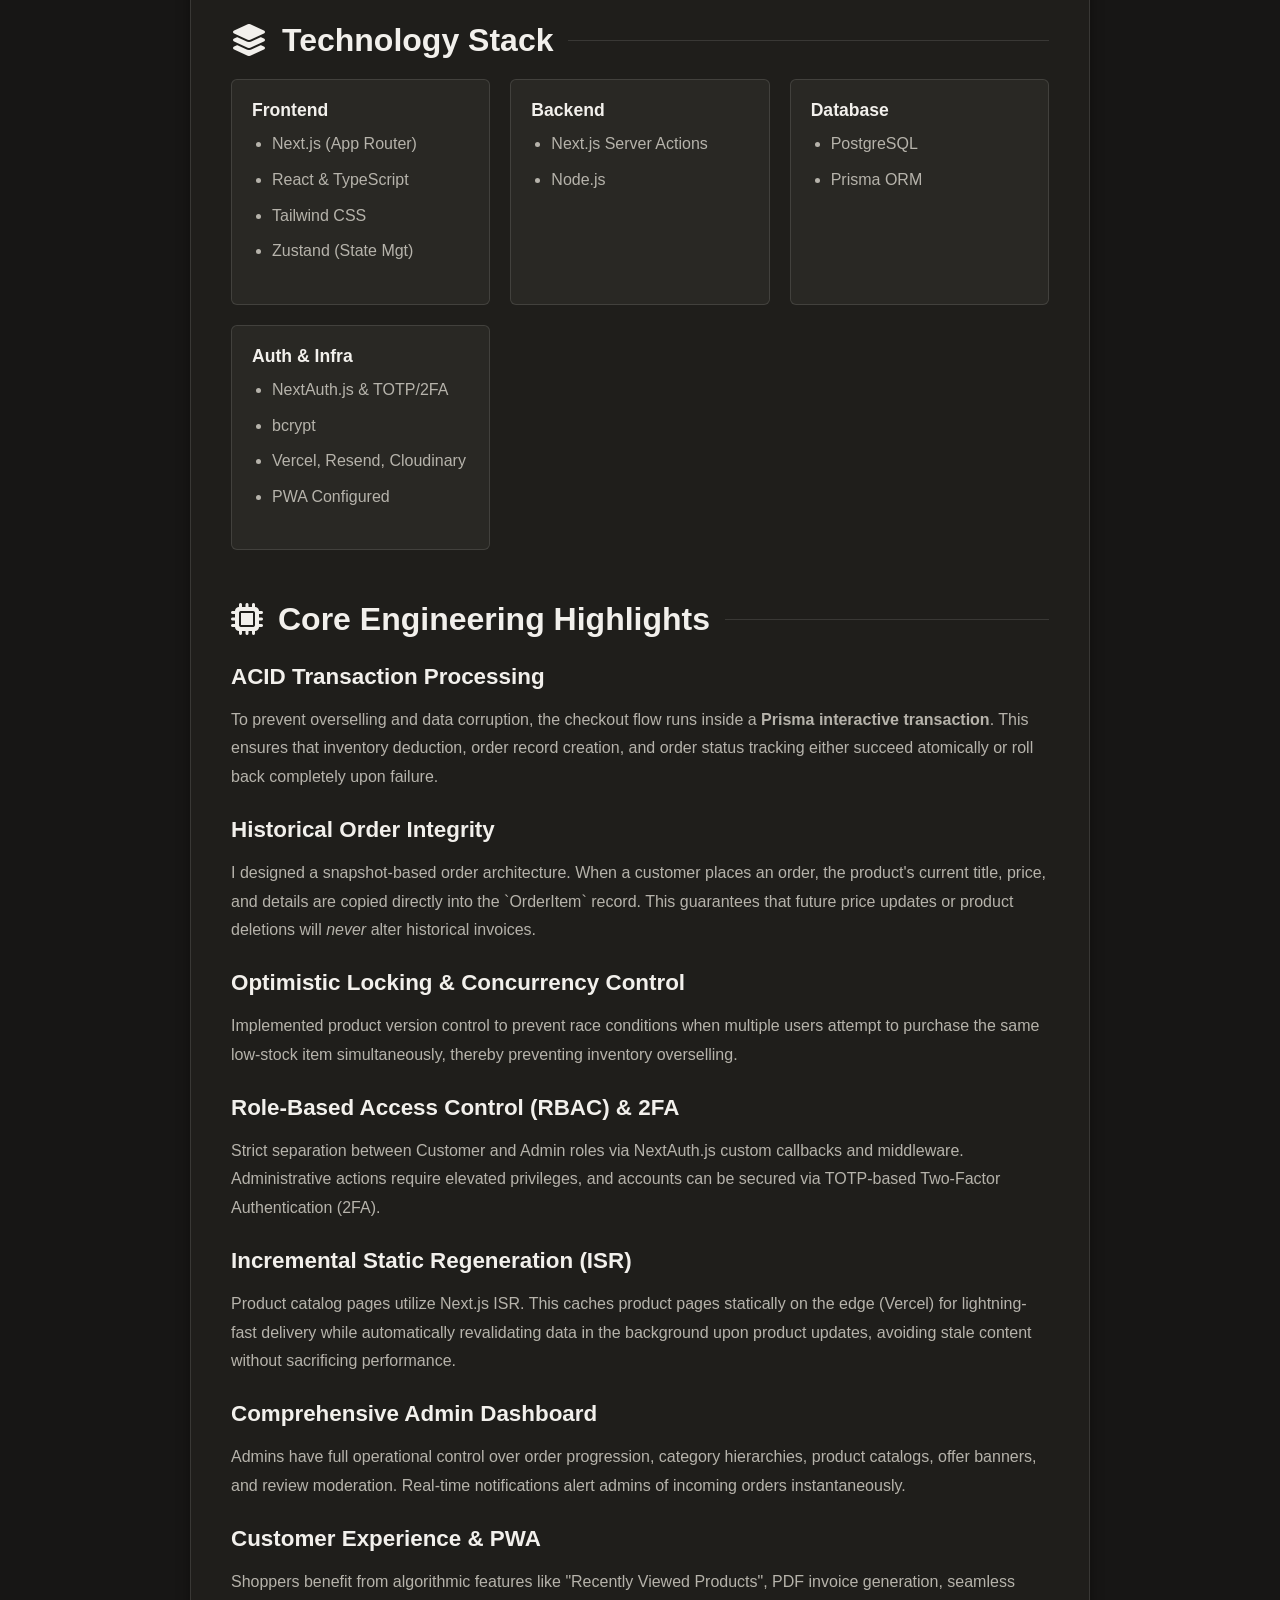
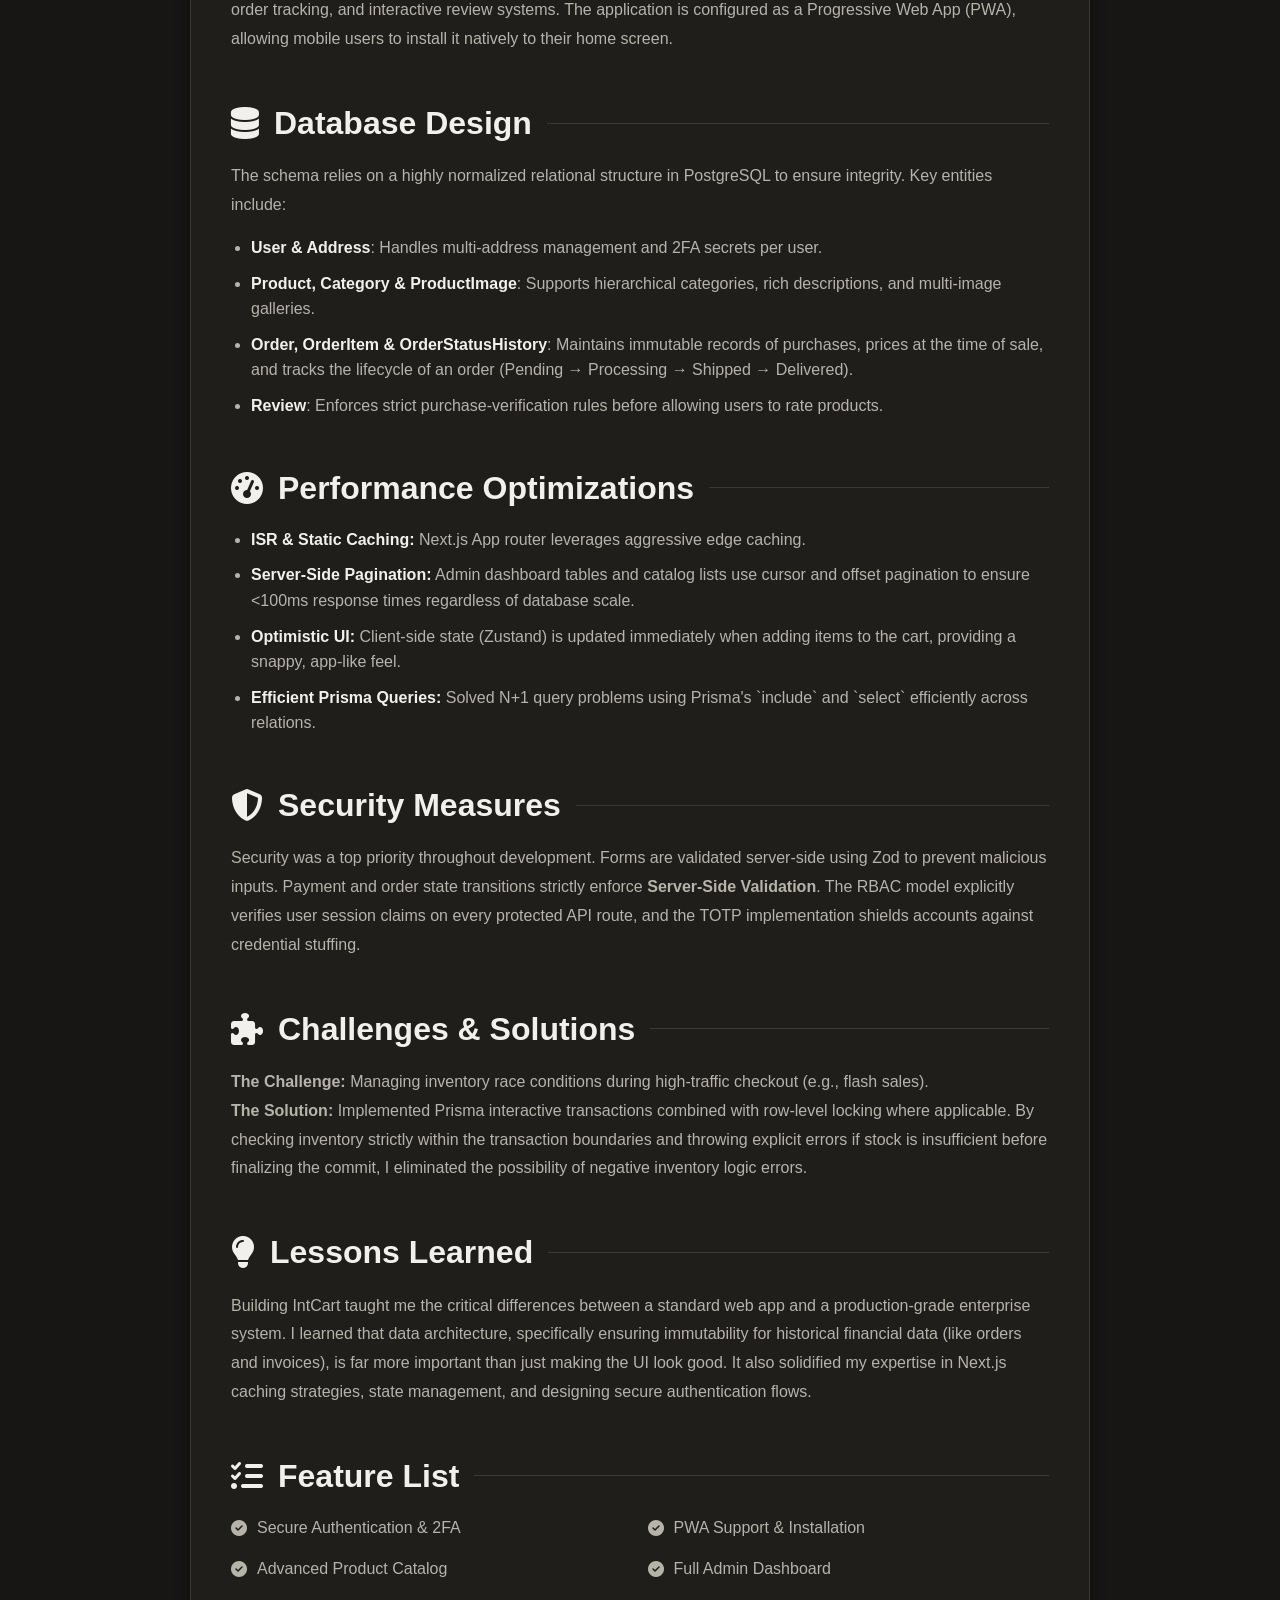
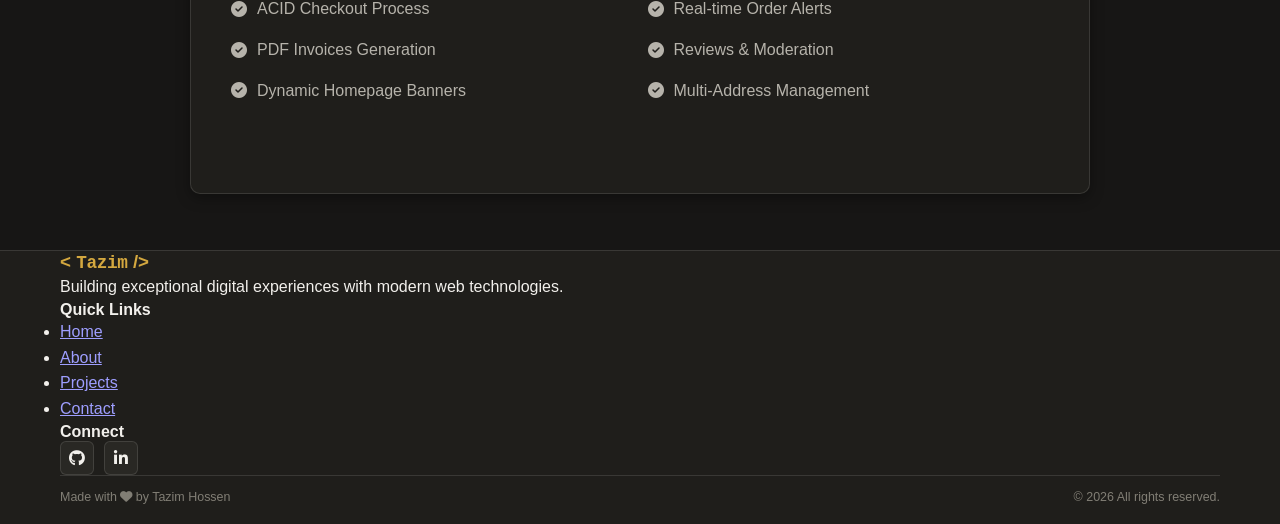
<file: intcart.html>
<!DOCTYPE html>
<html lang="en" data-theme="dark">
<head>
  <meta charset="UTF-8">
  <meta name="viewport" content="width=device-width, initial-scale=1.0">
  
  <!-- Primary Meta Tags -->
  <title>IntCart | Production-Grade E-commerce Platform by Tazim Hossen</title>
  <meta name="title" content="IntCart | Production-Grade E-commerce Platform by Tazim Hossen">
  <meta name="description" content="IntCart is a flagship production-ready e-commerce PWA built with Next.js, TypeScript, PostgreSQL, and Prisma featuring ACID transactions and RBAC.">
  <meta name="keywords" content="IntCart, e-commerce, PWA, Next.js, React, TypeScript, PostgreSQL, Prisma, Tazim Hossen, Full Stack Developer, Software Engineer">
  <meta name="author" content="Tazim Hossen">
  <meta name="robots" content="index, follow">
  <link rel="canonical" href="https://tazim.dev/intcart.html">

  <!-- Open Graph / Facebook -->
  <meta property="og:type" content="website">
  <meta property="og:url" content="https://tazim.dev/intcart.html">
  <meta property="og:title" content="IntCart | Production-Grade E-commerce Platform by Tazim Hossen">
  <meta property="og:description" content="IntCart is a flagship production-ready e-commerce PWA built with Next.js, TypeScript, PostgreSQL, and Prisma featuring ACID transactions and RBAC.">
  <meta property="og:image" content="https://tazim.dev/assets/images/intcart1.png">

  <!-- Twitter -->
  <meta property="twitter:card" content="summary_large_image">
  <meta property="twitter:url" content="https://tazim.dev/intcart.html">
  <meta property="twitter:title" content="IntCart | Production-Grade E-commerce Platform by Tazim Hossen">
  <meta property="twitter:description" content="IntCart is a flagship production-ready e-commerce PWA built with Next.js, TypeScript, PostgreSQL, and Prisma featuring ACID transactions and RBAC.">
  <meta property="twitter:image" content="https://tazim.dev/assets/images/intcart1.png">

  <!-- Favicon -->
  <link rel="icon" type="image/png" href="/favicon.png">

  <!-- Google Fonts -->
  <link rel="preconnect" href="https://fonts.googleapis.com">
  <link rel="preconnect" href="https://fonts.gstatic.com" crossorigin>
  <link href="https://fonts.googleapis.com/css2?family=Inter:wght@300;400;500;600;700&family=Poppins:wght@500;600;700;800&family=Fira+Code:wght@400;500&display=swap" rel="stylesheet">
  
  <!-- Font Awesome -->
  <link rel="stylesheet" href="https://cdnjs.cloudflare.com/ajax/libs/font-awesome/6.4.0/css/all.min.css">
  
  <!-- Custom CSS -->
  <link rel="stylesheet" href="css/style.css">
  <style>
    /* Specific styles for IntCart Documentation */
    .doc-hero {
      padding-top: 120px;
      padding-bottom: 60px;
      text-align: center;
    }
    .doc-hero h1 {
      font-size: 3.5rem;
      margin-bottom: 20px;
      background: var(--accent-gradient);
      -webkit-background-clip: text;
      -webkit-text-fill-color: transparent;
      background-clip: text;
    }
    .doc-hero p {
      font-size: 1.25rem;
      color: var(--text-secondary);
      max-width: 800px;
      margin: 0 auto 30px;
    }
    .doc-hero .hero-buttons {
      justify-content: center;
    }
    .doc-image-showcase {
      max-width: 1000px;
      margin: 0 auto 60px;
      border-radius: var(--radius-xl);
      overflow: hidden;
      box-shadow: var(--shadow-lg), var(--shadow-glow-cyan);
      border: 1px solid var(--border-color);
    }
    .doc-image-showcase img {
      width: 100%;
      display: block;
    }
    .doc-content {
      max-width: 900px;
      margin: 0 auto;
      background: var(--bg-card);
      border-radius: var(--radius-lg);
      padding: 40px;
      border: 1px solid var(--border-color);
      box-shadow: var(--shadow-md);
    }
    .doc-section {
      margin-bottom: 50px;
    }
    .doc-section h2 {
      font-size: 2rem;
      margin-bottom: 20px;
      color: var(--text-primary);
      display: flex;
      align-items: center;
      gap: 15px;
    }
    .doc-section h2::after {
      content: "";
      flex: 1;
      height: 1px;
      background: var(--border-color);
    }
    .doc-section h3 {
      font-size: 1.4rem;
      color: var(--color-cyan);
      margin: 25px 0 15px;
    }
    .doc-section p {
      margin-bottom: 15px;
      color: var(--text-secondary);
      line-height: 1.8;
    }
    .doc-section ul {
      margin-bottom: 20px;
      padding-left: 20px;
      color: var(--text-secondary);
    }
    .doc-section li {
      margin-bottom: 10px;
    }
    .doc-section li strong {
      color: var(--text-primary);
    }
    .tech-grid {
      display: grid;
      grid-template-columns: repeat(auto-fit, minmax(200px, 1fr));
      gap: 20px;
      margin-top: 20px;
    }
    .tech-card {
      background: var(--bg-tertiary);
      padding: 20px;
      border-radius: var(--radius-md);
      border: 1px solid var(--border-color);
      transition: transform 0.3s ease;
    }
    .tech-card:hover {
      transform: translateY(-5px);
      border-color: var(--color-cyan);
    }
    .tech-card h4 {
      color: var(--color-green);
      margin-bottom: 10px;
      font-size: 1.1rem;
    }
    .feature-list-grid {
      display: grid;
      grid-template-columns: 1fr 1fr;
      gap: 15px;
    }
    .feature-item {
      display: flex;
      align-items: center;
      gap: 10px;
      color: var(--text-secondary);
    }
    .feature-item i {
      color: var(--color-cyan);
    }
    @media (max-width: 768px) {
      .doc-content { padding: 20px; }
      .doc-hero h1 { font-size: 2.5rem; }
      .feature-list-grid { grid-template-columns: 1fr; }
    }
  </style>
</head>
<body>

  <!-- Custom Cursor -->
  <div class="custom-cursor"></div>

  <!-- Navigation -->
  <nav class="navbar">
    <div class="container nav-container">
      <a href="index.html" class="logo">
        <span class="logo-bracket"><</span>
        <span class="logo-text">Tazim</span>
        <span class="logo-bracket">/></span>
      </a>
      
      <div class="nav-actions">
        <a href="index.html" class="btn btn-secondary" style="padding: 0.5rem 1rem;">
          <i class="fas fa-arrow-left"></i> Back to Portfolio
        </a>
        <button class="theme-toggle" aria-label="Toggle theme">
          <i class="fas fa-moon"></i>
        </button>
      </div>
    </div>
  </nav>

  <main>
    <section class="section">
      <div class="container">
        
        <!-- Hero Section -->
        <div class="doc-hero">
          <h1>IntCart</h1>
          <p>A flagship production-grade e-commerce progressive web application with role-based access control, two-factor authentication, and ACID transaction-based checkout.</p>
          <div class="hero-buttons">
            <a href="https://www.intcart.shop" target="_blank" class="btn btn-primary">
              <i class="fas fa-external-link-alt"></i> Visit Live Store
            </a>
            <a href="https://intcart.tazim.dev" target="_blank" class="btn btn-secondary">
              <i class="fas fa-link"></i> Alt URL
            </a>
          </div>
        </div>

        <div class="doc-image-showcase">
          <img src="assets/images/intcart1.png" alt="IntCart Home Page Showcasing Digital Products">
        </div>

        <!-- Documentation Content -->
        <div class="doc-content">
          
          <!-- Overview -->
          <div class="doc-section">
            <h2><i class="fas fa-info-circle"></i> Overview</h2>
            <p><strong>IntCart</strong> is a robust, full-stack e-commerce platform engineered to handle complex business logic, concurrent order processing, and administrative management at scale. Built to solve real-world problems faced by modern online retailers, the platform guarantees data integrity during checkout and offers a fully featured admin dashboard for operational control.</p>
            <p>This project was built from the ground up to demonstrate my capability in architecting and deploying large-scale, secure, and highly performant web applications targeting production environments.</p>
          </div>

          <!-- Technology Stack -->
          <div class="doc-section">
            <h2><i class="fas fa-layer-group"></i> Technology Stack</h2>
            <div class="tech-grid">
              <div class="tech-card">
                <h4>Frontend</h4>
                <ul>
                  <li>Next.js (App Router)</li>
                  <li>React & TypeScript</li>
                  <li>Tailwind CSS</li>
                  <li>Zustand (State Mgt)</li>
                </ul>
              </div>
              <div class="tech-card">
                <h4>Backend</h4>
                <ul>
                  <li>Next.js Server Actions</li>
                  <li>Node.js</li>
                </ul>
              </div>
              <div class="tech-card">
                <h4>Database</h4>
                <ul>
                  <li>PostgreSQL</li>
                  <li>Prisma ORM</li>
                </ul>
              </div>
              <div class="tech-card">
                <h4>Auth & Infra</h4>
                <ul>
                  <li>NextAuth.js & TOTP/2FA</li>
                  <li>bcrypt</li>
                  <li>Vercel, Resend, Cloudinary</li>
                  <li>PWA Configured</li>
                </ul>
              </div>
            </div>
          </div>

          <!-- Core Engineering Highlights -->
          <div class="doc-section">
            <h2><i class="fas fa-microchip"></i> Core Engineering Highlights</h2>
            
            <h3>ACID Transaction Processing</h3>
            <p>To prevent overselling and data corruption, the checkout flow runs inside a <strong>Prisma interactive transaction</strong>. This ensures that inventory deduction, order record creation, and order status tracking either succeed atomically or roll back completely upon failure.</p>

            <h3>Historical Order Integrity</h3>
            <p>I designed a snapshot-based order architecture. When a customer places an order, the product's current title, price, and details are copied directly into the `OrderItem` record. This guarantees that future price updates or product deletions will <em>never</em> alter historical invoices.</p>

            <h3>Optimistic Locking & Concurrency Control</h3>
            <p>Implemented product version control to prevent race conditions when multiple users attempt to purchase the same low-stock item simultaneously, thereby preventing inventory overselling.</p>

            <h3>Role-Based Access Control (RBAC) & 2FA</h3>
            <p>Strict separation between Customer and Admin roles via NextAuth.js custom callbacks and middleware. Administrative actions require elevated privileges, and accounts can be secured via TOTP-based Two-Factor Authentication (2FA).</p>

            <h3>Incremental Static Regeneration (ISR)</h3>
            <p>Product catalog pages utilize Next.js ISR. This caches product pages statically on the edge (Vercel) for lightning-fast delivery while automatically revalidating data in the background upon product updates, avoiding stale content without sacrificing performance.</p>

            <h3>Comprehensive Admin Dashboard</h3>
            <p>Admins have full operational control over order progression, category hierarchies, product catalogs, offer banners, and review moderation. Real-time notifications alert admins of incoming orders instantaneously.</p>

            <h3>Customer Experience & PWA</h3>
            <p>Shoppers benefit from algorithmic features like "Recently Viewed Products", PDF invoice generation, seamless order tracking, and interactive review systems. The application is configured as a Progressive Web App (PWA), allowing mobile users to install it natively to their home screen.</p>
          </div>

          <!-- Database Design -->
          <div class="doc-section">
            <h2><i class="fas fa-database"></i> Database Design</h2>
            <p>The schema relies on a highly normalized relational structure in PostgreSQL to ensure integrity. Key entities include:</p>
            <ul>
              <li><strong>User & Address</strong>: Handles multi-address management and 2FA secrets per user.</li>
              <li><strong>Product, Category & ProductImage</strong>: Supports hierarchical categories, rich descriptions, and multi-image galleries.</li>
              <li><strong>Order, OrderItem & OrderStatusHistory</strong>: Maintains immutable records of purchases, prices at the time of sale, and tracks the lifecycle of an order (Pending &rarr; Processing &rarr; Shipped &rarr; Delivered).</li>
              <li><strong>Review</strong>: Enforces strict purchase-verification rules before allowing users to rate products.</li>
            </ul>
          </div>

          <!-- Performance Optimizations -->
          <div class="doc-section">
            <h2><i class="fas fa-tachometer-alt"></i> Performance Optimizations</h2>
            <ul>
              <li><strong>ISR & Static Caching:</strong> Next.js App router leverages aggressive edge caching.</li>
              <li><strong>Server-Side Pagination:</strong> Admin dashboard tables and catalog lists use cursor and offset pagination to ensure <100ms response times regardless of database scale.</li>
              <li><strong>Optimistic UI:</strong> Client-side state (Zustand) is updated immediately when adding items to the cart, providing a snappy, app-like feel.</li>
              <li><strong>Efficient Prisma Queries:</strong> Solved N+1 query problems using Prisma's `include` and `select` efficiently across relations.</li>
            </ul>
          </div>

          <!-- Security -->
          <div class="doc-section">
            <h2><i class="fas fa-shield-alt"></i> Security Measures</h2>
            <p>Security was a top priority throughout development. Forms are validated server-side using Zod to prevent malicious inputs. Payment and order state transitions strictly enforce <strong>Server-Side Validation</strong>. The RBAC model explicitly verifies user session claims on every protected API route, and the TOTP implementation shields accounts against credential stuffing.</p>
          </div>

          <!-- Challenges & Solutions -->
          <div class="doc-section">
            <h2><i class="fas fa-puzzle-piece"></i> Challenges & Solutions</h2>
            <p><strong>The Challenge:</strong> Managing inventory race conditions during high-traffic checkout (e.g., flash sales).<br>
            <strong>The Solution:</strong> Implemented Prisma interactive transactions combined with row-level locking where applicable. By checking inventory strictly within the transaction boundaries and throwing explicit errors if stock is insufficient before finalizing the commit, I eliminated the possibility of negative inventory logic errors.</p>
          </div>

          <!-- Lessons Learned -->
          <div class="doc-section">
            <h2><i class="fas fa-lightbulb"></i> Lessons Learned</h2>
            <p>Building IntCart taught me the critical differences between a standard web app and a production-grade enterprise system. I learned that data architecture, specifically ensuring immutability for historical financial data (like orders and invoices), is far more important than just making the UI look good. It also solidified my expertise in Next.js caching strategies, state management, and designing secure authentication flows.</p>
          </div>

          <!-- Feature List -->
          <div class="doc-section">
            <h2><i class="fas fa-list-check"></i> Feature List</h2>
            <div class="feature-list-grid">
              <div class="feature-item"><i class="fas fa-check-circle"></i> Secure Authentication & 2FA</div>
              <div class="feature-item"><i class="fas fa-check-circle"></i> PWA Support & Installation</div>
              <div class="feature-item"><i class="fas fa-check-circle"></i> Advanced Product Catalog</div>
              <div class="feature-item"><i class="fas fa-check-circle"></i> Full Admin Dashboard</div>
              <div class="feature-item"><i class="fas fa-check-circle"></i> ACID Checkout Process</div>
              <div class="feature-item"><i class="fas fa-check-circle"></i> Real-time Order Alerts</div>
              <div class="feature-item"><i class="fas fa-check-circle"></i> PDF Invoices Generation</div>
              <div class="feature-item"><i class="fas fa-check-circle"></i> Reviews & Moderation</div>
              <div class="feature-item"><i class="fas fa-check-circle"></i> Dynamic Homepage Banners</div>
              <div class="feature-item"><i class="fas fa-check-circle"></i> Multi-Address Management</div>
            </div>
          </div>

        </div>
      </div>
    </section>
  </main>

  <!-- Footer -->
  <footer class="footer">
    <div class="container">
      <div class="footer-content">
        <div class="footer-section">
          <h3 class="footer-title">
            <span class="logo-bracket">&lt;</span>
            <span class="logo-text" id="footer-name">Tazim</span>
            <span class="logo-bracket">/&gt;</span>
          </h3>
          <p class="footer-description">
            Building exceptional digital experiences with modern web technologies.
          </p>
        </div>
        <div class="footer-section">
          <h4>Quick Links</h4>
          <ul class="footer-links">
            <li><a href="index.html#home">Home</a></li>
            <li><a href="index.html#about">About</a></li>
            <li><a href="index.html#projects">Projects</a></li>
            <li><a href="index.html#contact">Contact</a></li>
          </ul>
        </div>
        <div class="footer-section">
          <h4>Connect</h4>
          <div class="footer-social" id="footer-social">
            <!-- Populated by JS -->
            <a href="https://github.com/cthboss001" target="_blank" class="social-icon"><i class="fab fa-github"></i></a>
            <a href="https://www.linkedin.com/in/tazimhossen/" target="_blank" class="social-icon"><i class="fab fa-linkedin-in"></i></a>
          </div>
        </div>
      </div>
      <div class="footer-bottom">
        <p>Made with <i class="fas fa-heart" style="color: var(--color-cyan);"></i> by <span id="footer-author">Tazim Hossen</span></p>
        <p>&copy; <span id="current-year"></span> All rights reserved.</p>
      </div>
    </div>
  </footer>

  <script>
    // Set current year in footer
    document.getElementById('current-year').textContent = new Date().getFullYear();
    
    // Theme toggling functionality
    const themeToggle = document.querySelector('.theme-toggle');
    const root = document.documentElement;
    const icon = themeToggle.querySelector('i');
    
    // Check for saved theme preference
    const savedTheme = localStorage.getItem('theme');
    if (savedTheme) {
      root.setAttribute('data-theme', savedTheme);
      updateThemeIcon(savedTheme);
    }
    
    themeToggle.addEventListener('click', () => {
      const currentTheme = root.getAttribute('data-theme');
      const newTheme = currentTheme === 'light' ? 'dark' : 'light';
      
      root.setAttribute('data-theme', newTheme);
      localStorage.setItem('theme', newTheme);
      updateThemeIcon(newTheme);
    });
    
    function updateThemeIcon(theme) {
      if (theme === 'light') {
        icon.className = 'fas fa-sun';
      } else {
        icon.className = 'fas fa-moon';
      }
    }
  </script>
</body>
</html>
</file>
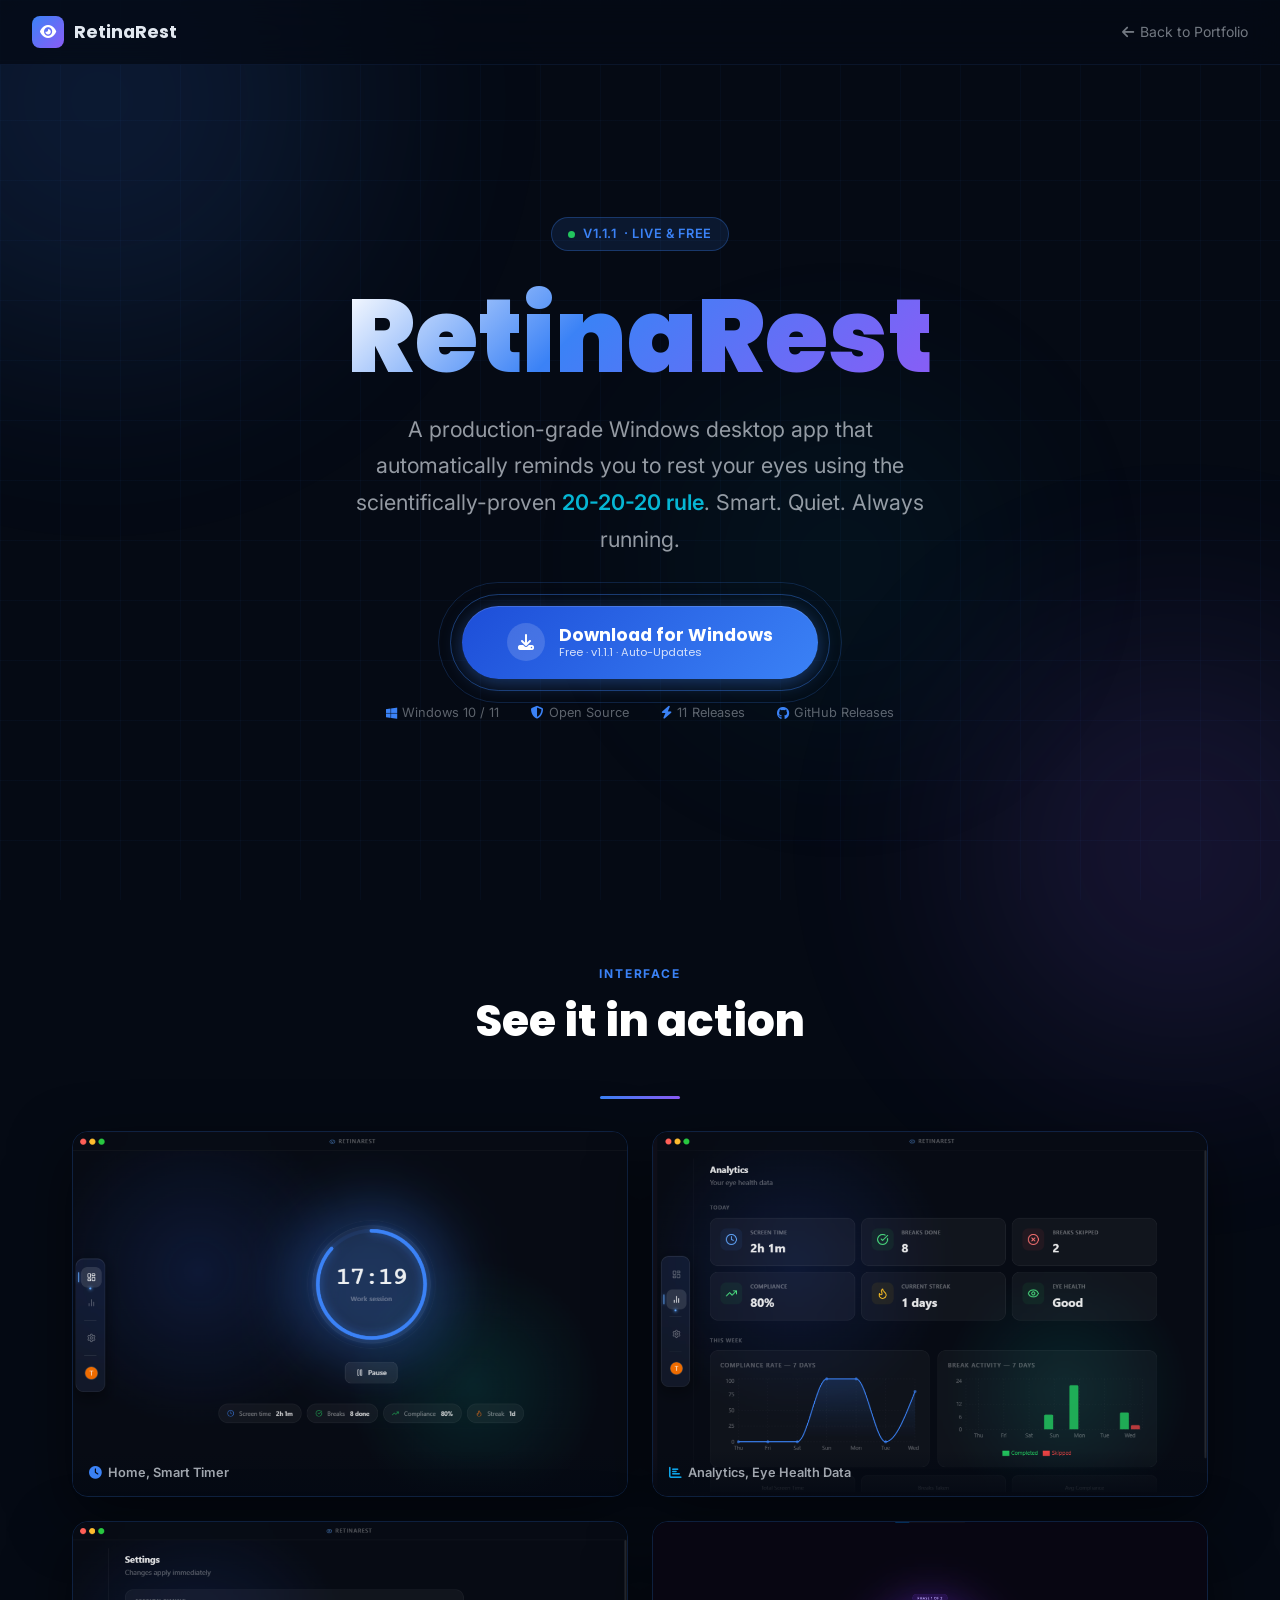
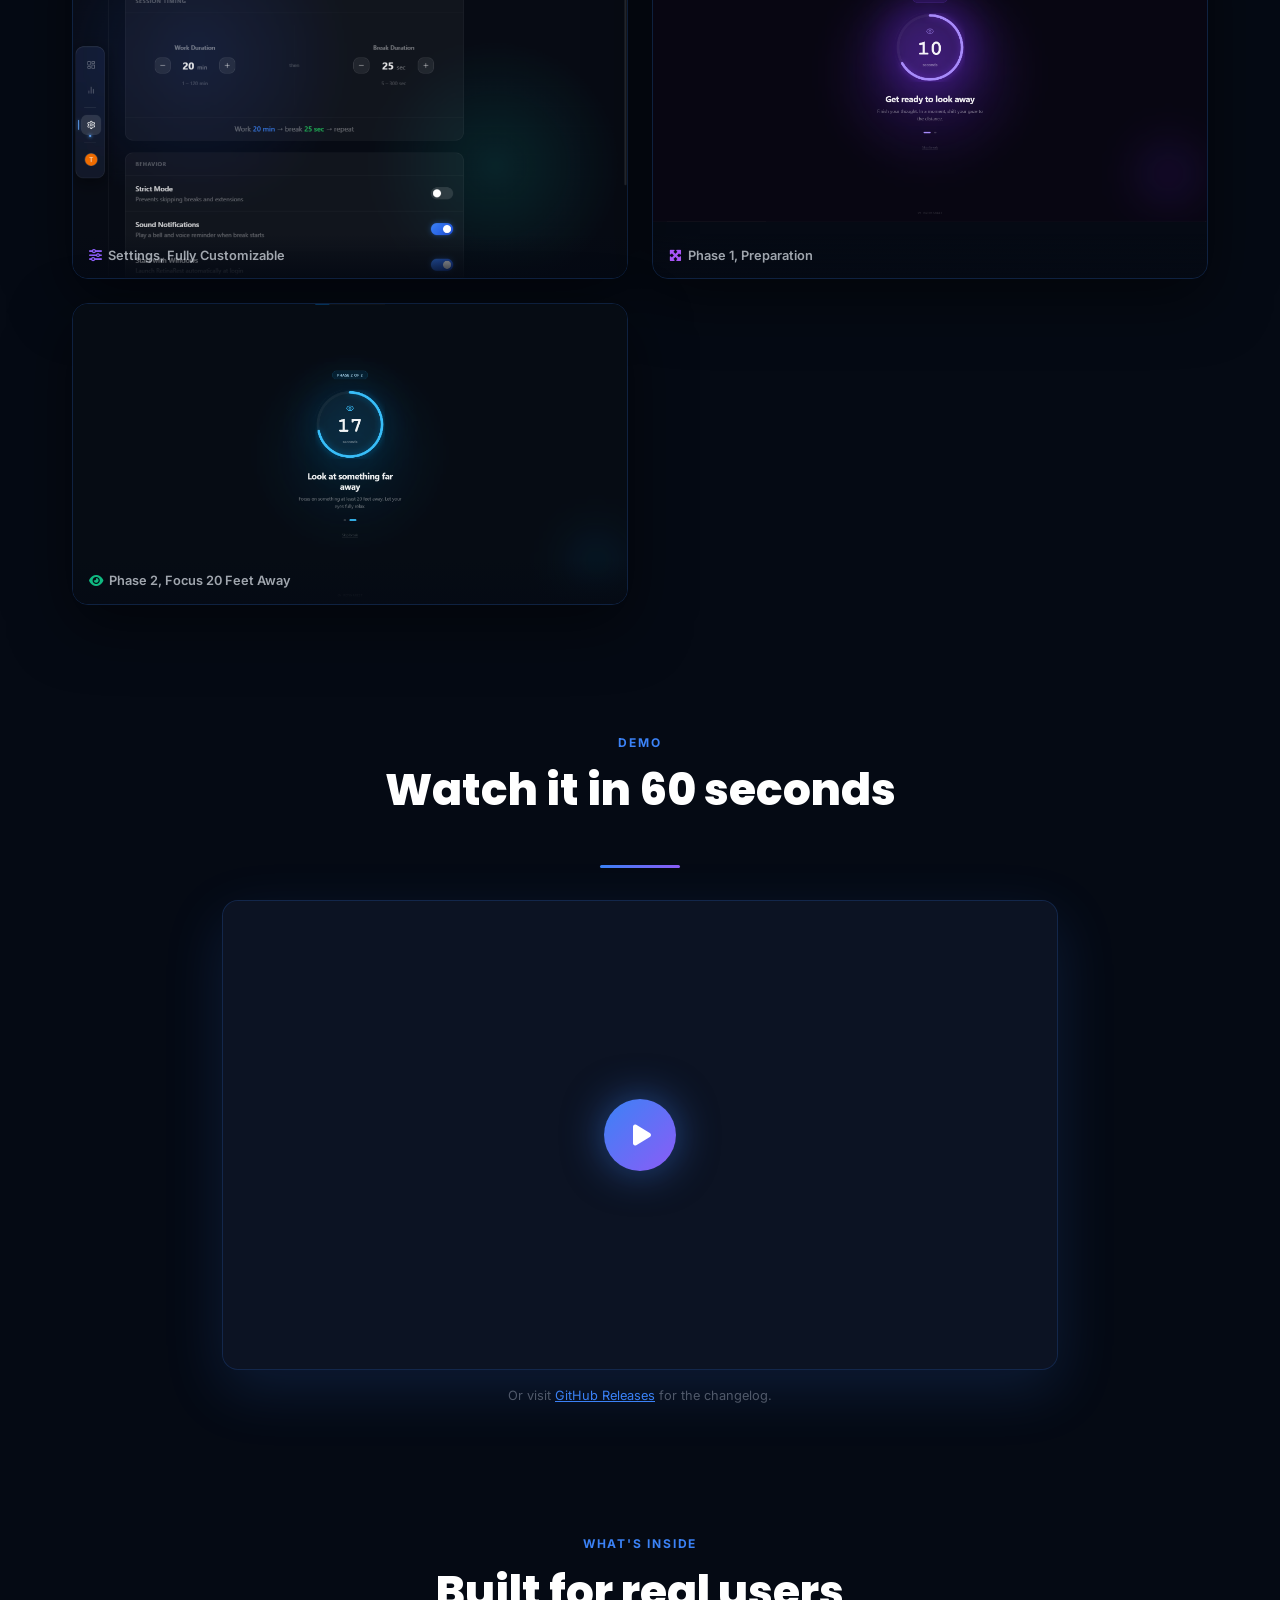
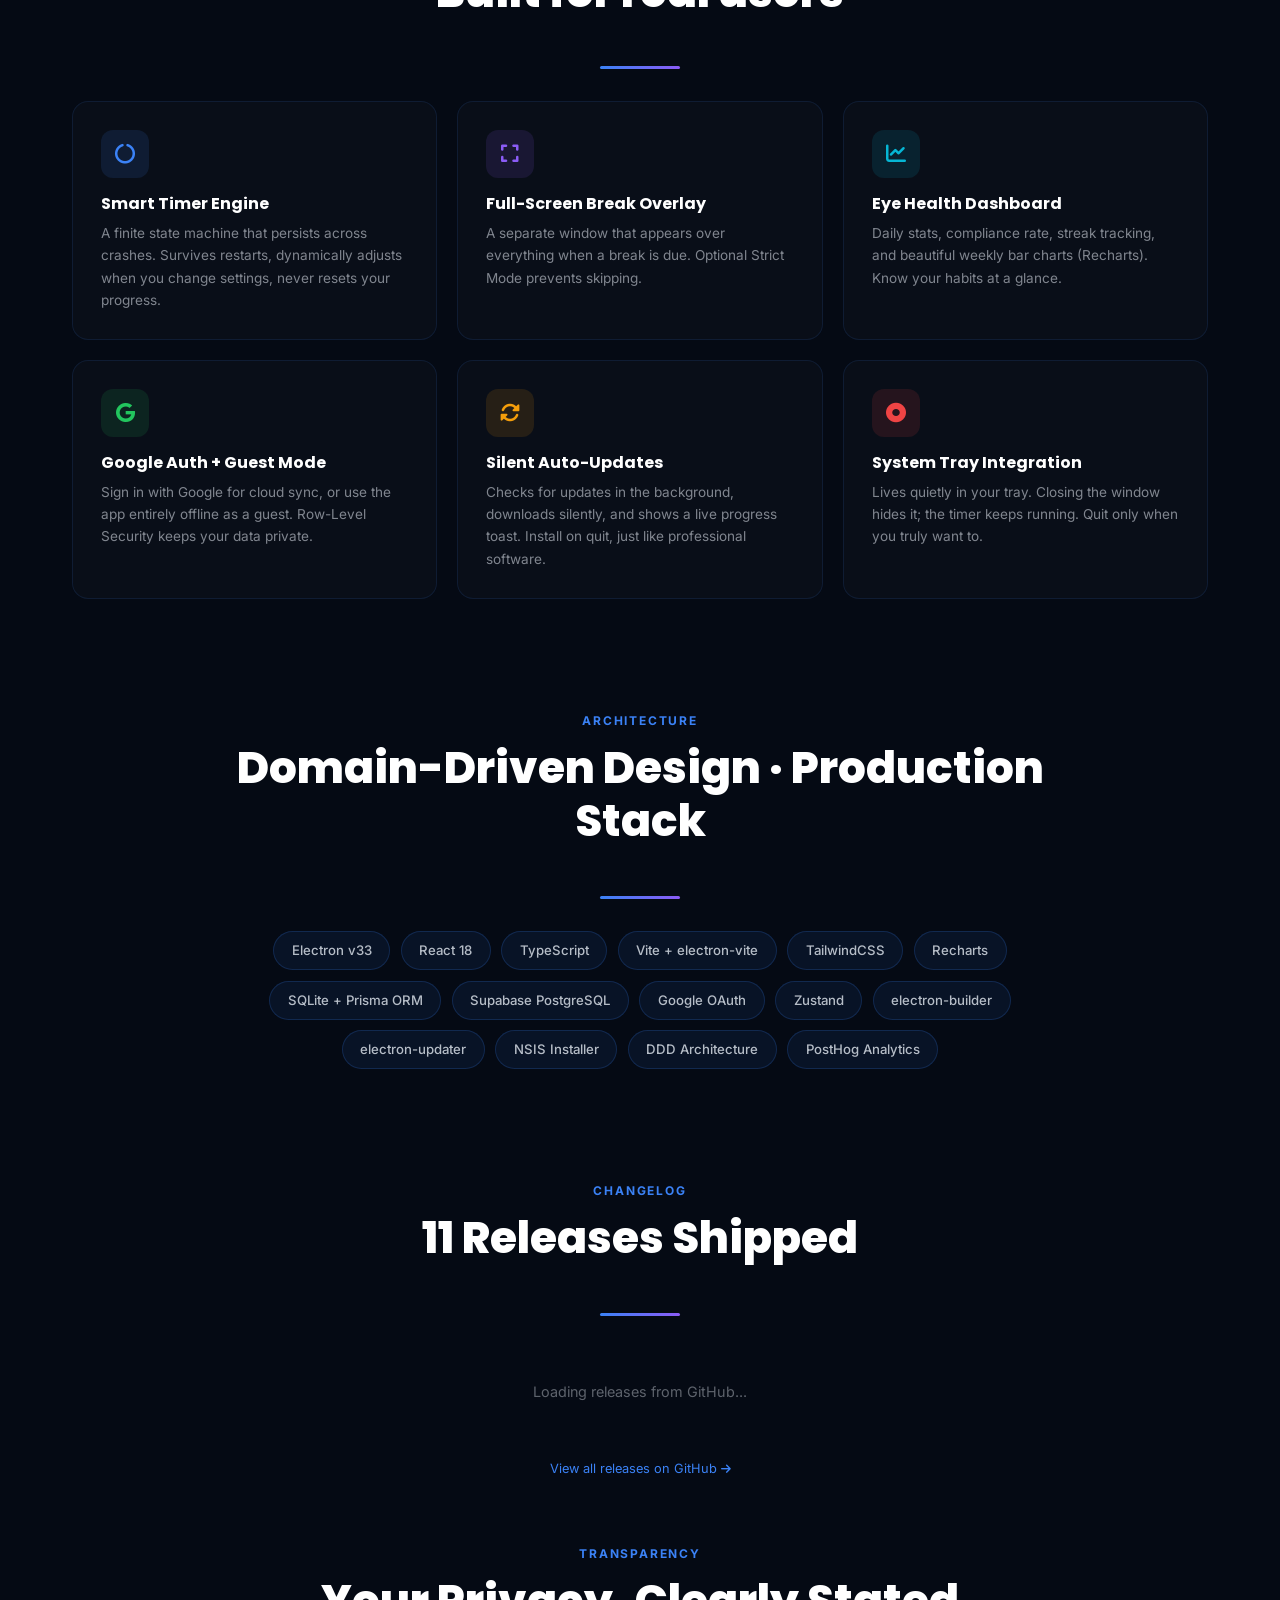
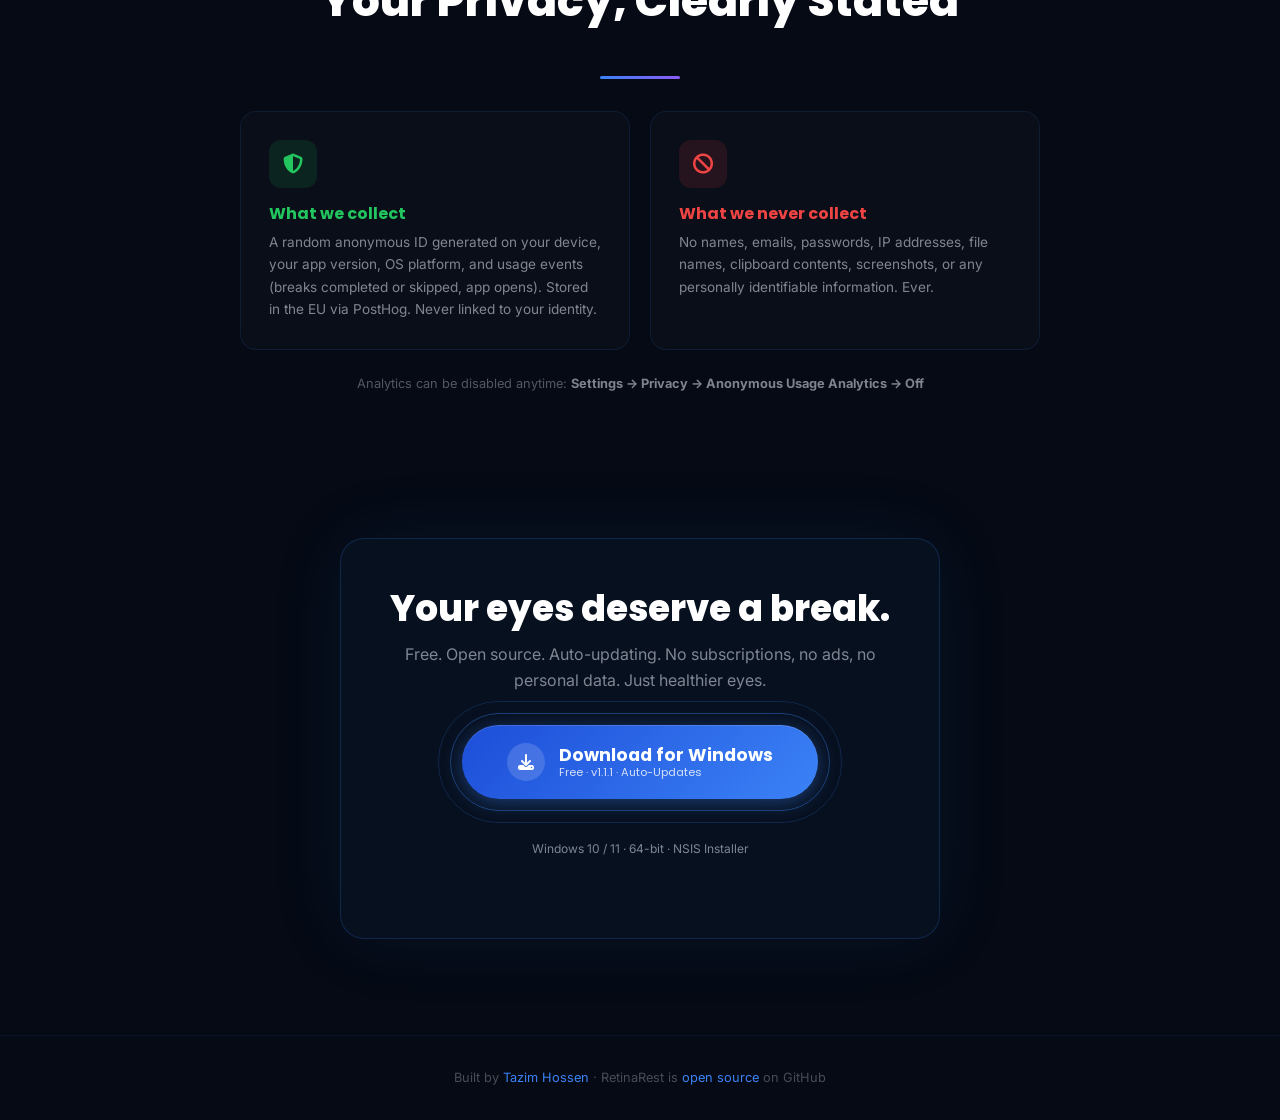
<file: retinarest.html>
<!DOCTYPE html>
<html lang="en" data-theme="dark">
<head>
  <meta charset="UTF-8">
  <meta name="viewport" content="width=device-width, initial-scale=1.0">

  <title>RetinaRest by Tazim Hossen: Free Windows Eye Health App (20-20-20 Rule)</title>
  <meta name="description" content="RetinaRest is a free, open-source Windows desktop app by Tazim Hossen that reminds you to rest your eyes every 20 minutes using the 20-20-20 rule. Built with Electron, React, TypeScript, SQLite, and Supabase. Download free.">
  <meta name="author" content="Tazim Hossen">
  <meta name="robots" content="index, follow">
  <link rel="canonical" href="https://tazim.dev/retinarest.html">
  <link rel="me" href="https://github.com/cthboss001">

  <meta property="og:type" content="website">
  <meta property="og:url" content="https://tazim.dev/retinarest.html">
  <meta property="og:site_name" content="Tazim Hossen: Portfolio">
  <meta property="og:title" content="RetinaRest: Free Windows Eye Break Reminder by Tazim Hossen">
  <meta property="og:description" content="A production-grade Windows desktop app implementing the 20-20-20 eye health rule. Smart timer, analytics dashboard, Google OAuth, and silent auto-updates. Built with Electron + React + Supabase.">
  <meta property="og:image" content="https://tazim.dev/assets/images/retinarest-social.png">
  <meta property="og:image:width" content="1200">
  <meta property="og:image:height" content="630">
  <meta property="og:image:alt" content="RetinaRest app dashboard showing eye health stats and 20-20-20 timer">
  <meta property="og:locale" content="en_US">

  <meta name="twitter:card" content="summary_large_image">
  <meta name="twitter:url" content="https://tazim.dev/retinarest.html">
  <meta name="twitter:title" content="RetinaRest: Free Eye Break App for Windows by Tazim Hossen">
  <meta name="twitter:description" content="Protect your eyes with the 20-20-20 rule. Free, open-source Windows app with smart timers, health analytics &amp; auto-updates. Built with Electron + React + TypeScript.">
  <meta name="twitter:image" content="https://tazim.dev/assets/images/retinarest-social.png">
  <meta name="twitter:image:alt" content="RetinaRest dashboard showing eye health stats">

  <!-- JSON-LD Structured Data -->
  <script type="application/ld+json">
  [
    {
      "@context": "https://schema.org",
      "@type": "SoftwareApplication",
      "name": "RetinaRest",
      "url": "https://tazim.dev/retinarest.html",
      "downloadUrl": "https://github.com/cthboss001/Retina-Rest-Releases/releases/latest",
      "applicationCategory": "HealthApplication",
      "applicationSubCategory": "Eye Health",
      "operatingSystem": "Windows 10, Windows 11",
      "description": "A free, open-source Windows desktop application that reminds users to rest their eyes every 20 minutes using the scientifically-proven 20-20-20 rule. Features a finite state machine timer, full-screen break overlay, eye health analytics dashboard, Google OAuth, and silent auto-updates.",
      "offers": { "@type": "Offer", "price": "0", "priceCurrency": "USD" },
      "author": {
        "@type": "Person",
        "name": "Tazim Hossen",
        "url": "https://tazim.dev",
        "sameAs": ["https://github.com/cthboss001"]
      },
      "screenshot": [
        { "@type": "ImageObject", "url": "https://tazim.dev/assets/images/retinarest-dashboard.png", "description": "RetinaRest dashboard showing eye health stats, break compliance, and weekly analytics" },
        { "@type": "ImageObject", "url": "https://tazim.dev/assets/images/retinarest-settings.png", "description": "RetinaRest settings page with circular dial steppers for work and break duration" }
      ],
      "releaseNotes": "https://github.com/cthboss001/Retina-Rest-Releases/releases",
      "softwareRequirements": "Windows 10 or Windows 11 (64-bit)",
      "isAccessibleForFree": true,
      "runtimePlatform": "Electron"
    },
    {
      "@context": "https://schema.org",
      "@type": "BreadcrumbList",
      "itemListElement": [
        { "@type": "ListItem", "position": 1, "name": "Portfolio", "item": "https://tazim.dev" },
        { "@type": "ListItem", "position": 2, "name": "Projects", "item": "https://tazim.dev/#projects" },
        { "@type": "ListItem", "position": 3, "name": "RetinaRest", "item": "https://tazim.dev/retinarest.html" }
      ]
    },
    {
      "@context": "https://schema.org",
      "@type": "Person",
      "name": "Tazim Hossen",
      "url": "https://tazim.dev",
      "jobTitle": "Full-Stack Developer",
      "sameAs": ["https://github.com/cthboss001"],
      "knowsAbout": ["Electron", "React", "TypeScript", "SQLite", "Supabase", "Desktop Application Development", "Domain-Driven Design"]
    },
    {
      "@context": "https://schema.org",
      "@type": "WebPage",
      "name": "RetinaRest, Free Windows Eye Health App by Tazim Hossen",
      "url": "https://tazim.dev/retinarest.html",
      "description": "Project showcase for RetinaRest, a Windows desktop eye health application built by Tazim Hossen.",
      "isPartOf": { "@type": "WebSite", "name": "Tazim Hossen Portfolio", "url": "https://tazim.dev" }
    }
  ]
  </script>

  <link rel="icon" type="image/png" href="assets/images/retinarest-favicon.png">
  <link rel="preconnect" href="https://fonts.googleapis.com">
  <link rel="preconnect" href="https://fonts.gstatic.com" crossorigin>
  <link href="https://fonts.googleapis.com/css2?family=Inter:wght@300;400;500;600;700&family=Poppins:wght@500;600;700;800;900&family=Fira+Code:wght@400;500&display=swap" rel="stylesheet">
  <link rel="stylesheet" href="https://cdnjs.cloudflare.com/ajax/libs/font-awesome/6.4.0/css/all.min.css">
  <link rel="stylesheet" href="css/style.css">

  <style>
    /* =============================================
       RetinaRest Landing Page, Dedicated Styles
       ============================================= */

    .sr-only {
      position: absolute;
      width: 1px;
      height: 1px;
      padding: 0;
      margin: -1px;
      overflow: hidden;
      clip: rect(0,0,0,0);
      white-space: nowrap;
      border: 0;
    }

    :root {
      --rr-blue:   #3b82f6;
      --rr-cyan:   #06b6d4;
      --rr-purple: #8b5cf6;
      --rr-glow:   0 0 40px rgba(59, 130, 246, 0.35);
      --rr-glow-strong: 0 0 80px rgba(59, 130, 246, 0.55);
    }

    * { margin: 0; padding: 0; box-sizing: border-box; }

    body {
      font-family: 'Inter', sans-serif;
      background: #050a14;
      color: #e2e8f0;
      overflow-x: hidden;
    }

    /* ---- ANIMATED BACKGROUND ---- */
    .bg-grid {
      position: fixed;
      inset: 0;
      z-index: 0;
      background-image:
        linear-gradient(rgba(59,130,246,0.04) 1px, transparent 1px),
        linear-gradient(90deg, rgba(59,130,246,0.04) 1px, transparent 1px);
      background-size: 60px 60px;
      animation: gridPan 30s linear infinite;
    }
    @keyframes gridPan {
      0%   { background-position: 0 0; }
      100% { background-position: 60px 60px; }
    }

    .bg-orb {
      position: fixed;
      border-radius: 50%;
      filter: blur(100px);
      opacity: 0.18;
      z-index: 0;
      animation: orbFloat 8s ease-in-out infinite;
    }
    .bg-orb-1 { width: 600px; height: 600px; top: -200px; left: -200px; background: radial-gradient(circle, #3b82f6, transparent); }
    .bg-orb-2 { width: 500px; height: 500px; bottom: -200px; right: -150px; background: radial-gradient(circle, #8b5cf6, transparent); animation-delay: -4s; }
    .bg-orb-3 { width: 400px; height: 400px; top: 40%; left: 50%; background: radial-gradient(circle, #06b6d4, transparent); animation-delay: -2s; opacity: 0.08; }
    @keyframes orbFloat {
      0%, 100% { transform: translate(0, 0) scale(1); }
      50%       { transform: translate(30px, -30px) scale(1.05); }
    }

    /* ---- NAVBAR ---- */
    .rr-nav {
      position: fixed;
      top: 0;
      left: 0;
      right: 0;
      z-index: 100;
      padding: 1rem 2rem;
      display: flex;
      align-items: center;
      justify-content: space-between;
      background: rgba(5, 10, 20, 0.75);
      backdrop-filter: blur(20px);
      border-bottom: 1px solid rgba(59,130,246,0.1);
    }
    .rr-nav-logo {
      display: flex;
      align-items: center;
      gap: 10px;
      text-decoration: none;
      color: #e2e8f0;
      font-family: 'Poppins', sans-serif;
      font-weight: 700;
      font-size: 1.1rem;
    }
    .rr-nav-logo .eye-icon {
      width: 32px;
      height: 32px;
      background: linear-gradient(135deg, #3b82f6, #8b5cf6);
      border-radius: 8px;
      display: flex;
      align-items: center;
      justify-content: center;
      font-size: 0.9rem;
      color: white;
    }
    .rr-nav-back {
      display: flex;
      align-items: center;
      gap: 6px;
      text-decoration: none;
      color: rgba(226,232,240,0.5);
      font-size: 0.875rem;
      transition: color 0.3s;
    }
    .rr-nav-back:hover { color: #3b82f6; }

    /* ---- WRAPPER ---- */
    .rr-page { position: relative; z-index: 1; }

    /* ---- HERO ---- */
    .rr-hero {
      min-height: 100vh;
      display: flex;
      flex-direction: column;
      align-items: center;
      justify-content: center;
      text-align: center;
      padding: 120px 2rem 80px;
    }
    .rr-hero-badge {
      display: inline-flex;
      align-items: center;
      gap: 8px;
      padding: 6px 16px;
      background: rgba(59,130,246,0.12);
      border: 1px solid rgba(59,130,246,0.3);
      border-radius: 50px;
      font-size: 0.8rem;
      font-weight: 600;
      color: #3b82f6;
      letter-spacing: 0.5px;
      text-transform: uppercase;
      margin-bottom: 2rem;
      animation: fadeInUp 0.6s ease forwards;
    }
    .rr-hero-badge .dot {
      width: 7px; height: 7px;
      background: #22c55e;
      border-radius: 50%;
      animation: blink 2s ease infinite;
    }
    @keyframes blink { 0%,100%{opacity:1} 50%{opacity:0.3} }

    .rr-hero-title {
      font-family: 'Poppins', sans-serif;
      font-size: clamp(3rem, 8vw, 6.5rem);
      font-weight: 900;
      line-height: 1.05;
      margin-bottom: 1.25rem;
      background: linear-gradient(135deg, #fff 0%, #3b82f6 40%, #8b5cf6 100%);
      -webkit-background-clip: text;
      -webkit-text-fill-color: transparent;
      background-clip: text;
      animation: fadeInUp 0.6s 0.1s ease both;
    }
    .rr-hero-sub {
      font-size: clamp(1rem, 2.5vw, 1.35rem);
      color: rgba(226,232,240,0.65);
      max-width: 600px;
      line-height: 1.7;
      margin-bottom: 3rem;
      animation: fadeInUp 0.6s 0.2s ease both;
    }
    .rr-hero-sub strong { color: #06b6d4; font-weight: 600; }

    /* ---- THE DOWNLOAD BUTTON ---- */
    .rr-download-wrapper {
      position: relative;
      display: inline-block;
      margin-bottom: 1.5rem;
      animation: fadeInUp 0.6s 0.3s ease both;
    }

    /* Pulsing rings behind button */
    .rr-download-wrapper::before,
    .rr-download-wrapper::after {
      content: '';
      position: absolute;
      inset: -12px;
      border-radius: 60px;
      border: 1px solid rgba(59,130,246,0.4);
      animation: ringPulse 2.5s ease-out infinite;
      pointer-events: none;
    }
    .rr-download-wrapper::after {
      inset: -24px;
      border-color: rgba(59,130,246,0.2);
      animation-delay: 0.75s;
    }
    @keyframes ringPulse {
      0%   { transform: scale(1);    opacity: 1; }
      100% { transform: scale(1.15); opacity: 0; }
    }

    .rr-download-btn {
      position: relative;
      display: inline-flex;
      align-items: center;
      gap: 14px;
      padding: 1.1rem 2.8rem;
      background: linear-gradient(135deg, #1d4ed8, #3b82f6, #2563eb);
      background-size: 200% 200%;
      color: white;
      font-family: 'Poppins', sans-serif;
      font-size: 1.1rem;
      font-weight: 700;
      border: none;
      border-radius: 50px;
      cursor: pointer;
      text-decoration: none;
      overflow: hidden;
      transition: transform 0.2s, box-shadow 0.2s;
      box-shadow: 0 4px 20px rgba(59,130,246,0.4), inset 0 1px 0 rgba(255,255,255,0.15);
      animation: gradientShift 3s ease infinite;
    }
    @keyframes gradientShift {
      0%,100% { background-position: 0% 50%; }
      50%      { background-position: 100% 50%; }
    }

    /* Shimmer sweep */
    .rr-download-btn::before {
      content: '';
      position: absolute;
      top: 0; left: -100%;
      width: 60%; height: 100%;
      background: linear-gradient(90deg, transparent, rgba(255,255,255,0.25), transparent);
      transform: skewX(-20deg);
      animation: shimmer 2.5s ease-in-out infinite;
    }
    @keyframes shimmer {
      0%   { left: -100%; }
      60%  { left: 130%; }
      100% { left: 130%; }
    }

    .rr-download-btn:hover {
      transform: translateY(-5px) scale(1.06);
      background: linear-gradient(135deg, #60a5fa, #3b82f6);
      box-shadow: 0 15px 45px rgba(59,130,246,0.8), inset 0 1px 0 rgba(255,255,255,0.4);
    }
    .rr-download-btn:active { transform: translateY(0) scale(0.98); }

    .rr-download-btn .btn-icon {
      width: 38px; height: 38px;
      background: rgba(255,255,255,0.15);
      border-radius: 50%;
      display: flex;
      align-items: center;
      justify-content: center;
      font-size: 1rem;
      flex-shrink: 0;
      transition: transform 0.3s;
    }
    .rr-download-btn:hover .btn-icon { transform: translateY(3px); }

    .rr-download-btn .btn-text { line-height: 1.2; text-align: left; }
    .rr-download-btn .btn-text span { display: block; font-size: 0.7rem; font-weight: 400; opacity: 0.8; }

    /* Download overlay (animation) */
    .download-overlay {
      display: none;
      position: fixed;
      inset: 0;
      z-index: 9999;
      background: rgba(5,10,20,0.9);
      backdrop-filter: blur(16px);
      align-items: center;
      justify-content: center;
      flex-direction: column;
      gap: 2rem;
    }
    .download-overlay.active { display: flex; animation: fadeIn 0.3s ease; }
    @keyframes fadeIn { from{opacity:0} to{opacity:1} }

    .dl-circle {
      position: relative;
      width: 140px;
      height: 140px;
    }
    .dl-circle svg { transform: rotate(-90deg); }
    .dl-circle-track { fill: none; stroke: rgba(59,130,246,0.15); stroke-width: 8; }
    .dl-circle-fill  { fill: none; stroke: url(#dlGrad); stroke-width: 8; stroke-linecap: round;
                       stroke-dasharray: 377; stroke-dashoffset: 377;
                       transition: stroke-dashoffset 0.2s ease; }
    .dl-circle-text {
      position: absolute; inset: 0;
      display: flex; flex-direction: column;
      align-items: center; justify-content: center;
    }
    .dl-circle-pct {
      font-family: 'Poppins', sans-serif;
      font-size: 2rem; font-weight: 800; color: #fff;
      line-height: 1;
    }
    .dl-circle-label { font-size: 0.7rem; color: rgba(226,232,240,0.5); margin-top: 2px; }
    .dl-title { font-family: 'Poppins', sans-serif; font-size: 1.4rem; font-weight: 700; color: #fff; }
    .dl-sub { color: rgba(226,232,240,0.5); font-size: 0.875rem; }
    .dl-steps { display: flex; flex-direction: column; gap: 0.5rem; width: 280px; }
    .dl-step {
      display: flex; align-items: center; gap: 10px;
      padding: 0.6rem 1rem;
      background: rgba(59,130,246,0.08);
      border: 1px solid rgba(59,130,246,0.15);
      border-radius: 10px;
      font-size: 0.8rem;
      color: rgba(226,232,240,0.5);
      transition: all 0.4s;
    }
    .dl-step.done {
      border-color: rgba(59,130,246,0.5);
      color: #fff;
      background: rgba(59,130,246,0.12);
    }
    .dl-step .step-dot {
      width: 18px; height: 18px;
      border-radius: 50%;
      border: 2px solid rgba(59,130,246,0.3);
      display: flex; align-items: center; justify-content: center;
      font-size: 0.6rem;
      flex-shrink: 0;
      transition: all 0.4s;
    }
    .dl-step.done .step-dot { background: #3b82f6; border-color: #3b82f6; }
    .dl-close-btn {
      display: none;
      padding: 0.75rem 2rem;
      background: #22c55e;
      color: white;
      border: none;
      border-radius: 50px;
      font-family: 'Poppins', sans-serif;
      font-weight: 700;
      font-size: 0.95rem;
      cursor: pointer;
      transition: transform 0.2s;
      gap: 8px;
      align-items: center;
    }
    .dl-close-btn.show { display: flex; animation: fadeInUp 0.4s ease; }
    .dl-close-btn:hover { transform: scale(1.05); }

    /* ---- META ROW ---- */
    .rr-meta {
      display: flex;
      align-items: center;
      gap: 2rem;
      font-size: 0.8rem;
      color: rgba(226,232,240,0.4);
      animation: fadeInUp 0.6s 0.4s ease both;
    }
    .rr-meta span { display: flex; align-items: center; gap: 5px; }
    .rr-meta i { color: #3b82f6; }

    /* ---- SCREENSHOT SECTION ---- */
    .rr-screenshots {
      padding: 4rem 2rem;
      max-width: 1200px;
      margin: 0 auto;
    }
    .rr-section-label {
      text-align: center;
      font-size: 0.75rem;
      font-weight: 700;
      letter-spacing: 0.15em;
      text-transform: uppercase;
      color: #3b82f6;
      margin-bottom: 0.75rem;
    }
    .rr-section-title {
      text-align: center;
      font-family: 'Poppins', sans-serif;
      font-size: clamp(1.75rem, 4vw, 2.75rem);
      font-weight: 800;
      color: #fff;
      margin-bottom: 3rem;
    }

    .screenshot-grid {
      display: grid;
      grid-template-columns: 1fr 1fr;
      gap: 1.5rem;
    }
    .screenshot-card {
      position: relative;
      border-radius: 16px;
      overflow: hidden;
      border: 1px solid rgba(59,130,246,0.2);
      box-shadow: 0 20px 60px rgba(0,0,0,0.5);
      cursor: pointer;
      transition: transform 0.3s, box-shadow 0.3s, border-color 0.3s;
    }
    .screenshot-card:hover {
      transform: translateY(-8px) scale(1.01);
      border-color: rgba(59,130,246,0.5);
      box-shadow: 0 30px 80px rgba(59,130,246,0.2);
    }
    .screenshot-card img { width: 100%; display: block; }
    .screenshot-caption {
      position: absolute;
      bottom: 0; left: 0; right: 0;
      padding: 0.75rem 1rem;
      background: linear-gradient(transparent, rgba(5,10,20,0.9));
      font-size: 0.8rem;
      font-weight: 600;
      color: rgba(226,232,240,0.7);
    }

    /* ---- VIDEO SECTION ---- */
    .rr-video-section {
      padding: 4rem 2rem;
      max-width: 900px;
      margin: 0 auto;
    }
    .video-wrapper {
      position: relative;
      border-radius: 16px;
      overflow: hidden;
      border: 1px solid rgba(59,130,246,0.2);
      box-shadow: 0 20px 60px rgba(59,130,246,0.15);
      aspect-ratio: 16/9;
      background: #0a1020;
    }
    .video-placeholder {
      position: absolute; inset: 0;
      display: flex; flex-direction: column;
      align-items: center; justify-content: center;
      gap: 1rem;
      background: linear-gradient(135deg, rgba(59,130,246,0.05), rgba(139,92,246,0.05));
    }
    .video-play-btn {
      width: 72px; height: 72px;
      border-radius: 50%;
      background: linear-gradient(135deg, #3b82f6, #8b5cf6);
      display: flex; align-items: center; justify-content: center;
      font-size: 1.5rem;
      color: white;
      box-shadow: 0 0 40px rgba(59,130,246,0.5);
      cursor: pointer;
      border: none;
      transition: transform 0.3s, box-shadow 0.3s;
    }
    .video-play-btn:hover { transform: scale(1.1); box-shadow: 0 0 60px rgba(59,130,246,0.7); }
    .video-placeholder p { color: rgba(226,232,240,0.5); font-size: 0.9rem; }
    .video-embed { position: absolute; top: 0; left: 0; width: 100%; height: 100%; border: none; }

    /* ---- FEATURES GRID ---- */
    .rr-features {
      padding: 4rem 2rem;
      max-width: 1200px;
      margin: 0 auto;
    }
    .features-grid {
      display: grid;
      grid-template-columns: repeat(auto-fit, minmax(280px, 1fr));
      gap: 1.25rem;
    }
    .feature-card {
      padding: 1.75rem;
      background: rgba(255,255,255,0.02);
      border: 1px solid rgba(59,130,246,0.12);
      border-radius: 16px;
      transition: all 0.3s;
    }
    .feature-card:hover {
      background: rgba(59,130,246,0.05);
      border-color: rgba(59,130,246,0.35);
      transform: translateY(-4px);
      box-shadow: 0 16px 40px rgba(59,130,246,0.1);
    }
    .feature-icon {
      width: 48px; height: 48px;
      border-radius: 12px;
      display: flex; align-items: center; justify-content: center;
      font-size: 1.25rem;
      margin-bottom: 1rem;
    }
    .feature-card h3 {
      font-family: 'Poppins', sans-serif;
      font-size: 1rem;
      font-weight: 700;
      color: #fff;
      margin-bottom: 0.5rem;
    }
    .feature-card p { font-size: 0.85rem; line-height: 1.65; color: rgba(226,232,240,0.55); }

    /* ---- RELEASES SECTION ---- */
    .rr-releases {
      padding: 4rem 2rem;
      max-width: 800px;
      margin: 0 auto;
    }
    .release-list { display: flex; flex-direction: column; gap: 0.6rem; }
    .release-item {
      display: flex;
      align-items: center;
      gap: 1rem;
      padding: 0.9rem 1.25rem;
      background: rgba(255,255,255,0.02);
      border: 1px solid rgba(59,130,246,0.1);
      border-radius: 12px;
      transition: all 0.2s;
    }
    .release-item:hover { border-color: rgba(59,130,246,0.3); background: rgba(59,130,246,0.04); }
    .release-item:first-child { border-color: rgba(59,130,246,0.4); background: rgba(59,130,246,0.06); }
    .release-ver {
      font-family: 'Fira Code', monospace;
      font-size: 0.875rem;
      font-weight: 600;
      color: #3b82f6;
      width: 60px;
      flex-shrink: 0;
    }
    .release-item:first-child .release-ver { color: #06b6d4; }
    .release-desc { flex: 1; font-size: 0.8rem; color: rgba(226,232,240,0.6); }
    .release-latest {
      font-size: 0.65rem;
      font-weight: 700;
      text-transform: uppercase;
      letter-spacing: 0.1em;
      color: #22c55e;
      background: rgba(34,197,94,0.1);
      border: 1px solid rgba(34,197,94,0.25);
      padding: 2px 8px;
      border-radius: 50px;
    }

    /* ---- TECH STACK ---- */
    .rr-stack {
      padding: 3rem 2rem;
      max-width: 900px;
      margin: 0 auto;
      text-align: center;
    }
    .stack-pills {
      display: flex;
      flex-wrap: wrap;
      justify-content: center;
      gap: 0.65rem;
      margin-top: 2rem;
    }
    .stack-pill {
      padding: 0.5rem 1.1rem;
      background: rgba(59,130,246,0.08);
      border: 1px solid rgba(59,130,246,0.2);
      border-radius: 50px;
      font-size: 0.825rem;
      font-weight: 500;
      color: rgba(226,232,240,0.8);
      transition: all 0.25s;
    }
    .stack-pill:hover {
      background: rgba(59,130,246,0.18);
      border-color: rgba(59,130,246,0.45);
      color: #fff;
      transform: translateY(-2px);
    }

    /* ---- FINAL CTA ---- */
    .rr-cta {
      padding: 6rem 2rem;
      text-align: center;
      position: relative;
    }
    .rr-cta-inner {
      max-width: 600px;
      margin: 0 auto;
      padding: 3rem;
      background: rgba(59,130,246,0.05);
      border: 1px solid rgba(59,130,246,0.2);
      border-radius: 24px;
      box-shadow: 0 0 80px rgba(59,130,246,0.08);
    }
    .rr-cta h2 {
      font-family: 'Poppins', sans-serif;
      font-size: 2.25rem;
      font-weight: 800;
      color: #fff;
      margin-bottom: 0.75rem;
    }
    .rr-cta p { color: rgba(226,232,240,0.55); margin-bottom: 2rem; }
    .rr-cta-meta { margin-top: 1rem; font-size: 0.75rem; color: rgba(226,232,240,0.3); }

    /* ---- FOOTER ---- */
    .rr-footer {
      border-top: 1px solid rgba(59,130,246,0.08);
      padding: 2rem;
      text-align: center;
      font-size: 0.8rem;
      color: rgba(226,232,240,0.3);
    }
    .rr-footer a { color: #3b82f6; text-decoration: none; }
    .rr-footer a:hover { color: #06b6d4; }

    /* ---- UTILS ---- */
    @keyframes fadeInUp {
      from { opacity: 0; transform: translateY(24px); }
      to   { opacity: 1; transform: translateY(0); }
    }
    .fade-in-up { opacity: 0; animation: fadeInUp 0.6s ease forwards; }

    .divider {
      width: 80px; height: 3px;
      background: linear-gradient(90deg, #3b82f6, #8b5cf6);
      border-radius: 4px;
      margin: 0 auto 2rem;
    }

    /* ---- MOBILE ---- */
    @media (max-width: 768px) {
      .screenshot-grid { grid-template-columns: 1fr; }
      .rr-hero-title { font-size: 2.8rem; }
      .rr-meta { flex-wrap: wrap; gap: 1rem; justify-content: center; }
      .rr-nav { padding: 1rem; }
    }
  </style>
</head>
<body>

<!-- Download Animation Overlay -->
<div class="download-overlay" id="dlOverlay">
  <svg width="0" height="0">
    <defs>
      <linearGradient id="dlGrad" x1="0%" y1="0%" x2="100%" y2="0%">
        <stop offset="0%"   stop-color="#3b82f6"/>
        <stop offset="100%" stop-color="#8b5cf6"/>
      </linearGradient>
    </defs>
  </svg>
  <div class="dl-title">Preparing Your Download</div>
  <div class="dl-circle">
    <svg viewBox="0 0 120 120" width="140" height="140">
      <circle class="dl-circle-track" cx="60" cy="60" r="52"/>
      <circle class="dl-circle-fill" id="dlArc" cx="60" cy="60" r="52"/>
    </svg>
    <div class="dl-circle-text">
      <span class="dl-circle-pct" id="dlPct">0%</span>
      <span class="dl-circle-label">FETCHING</span>
    </div>
  </div>
  <div class="dl-steps" id="dlSteps">
    <div class="dl-step" id="step1"><span class="step-dot"><i class="fas fa-check" style="font-size:0.55rem"></i></span> Connecting to GitHub Releases</div>
    <div class="dl-step" id="step2"><span class="step-dot"><i class="fas fa-check" style="font-size:0.55rem"></i></span> Fetching latest version info</div>
    <div class="dl-step" id="step3"><span class="step-dot"><i class="fas fa-check" style="font-size:0.55rem"></i></span> Redirecting to installer</div>
  </div>
  <div class="dl-sub" id="dlSub">RetinaRest-Setup.exe · ~75 MB</div>
  <a class="dl-close-btn" id="dlFallback" href="https://github.com/cthboss001/Retina-Rest-Releases/releases/latest/download/RetinaRest-Setup.exe" style="display:none; text-decoration:none; margin-bottom: 10px; background: rgba(59,130,246,0.15); border-color: rgba(59,130,246,0.4);">
    <i class="fas fa-download"></i> Direct Download Link
  </a>
  <button class="dl-close-btn" id="dlCloseBtn" onclick="closeDlOverlay()">
    <i class="fas fa-check"></i> Download Started, Close
  </button>
</div>

<!-- Background -->
<div class="bg-grid"></div>
<div class="bg-orb bg-orb-1"></div>
<div class="bg-orb bg-orb-2"></div>
<div class="bg-orb bg-orb-3"></div>

<!-- Navbar -->
<nav class="rr-nav">
  <a class="rr-nav-logo" href="index.html">
    <div class="eye-icon"><i class="fas fa-eye"></i></div>
    RetinaRest
  </a>
  <a class="rr-nav-back" href="index.html#projects">
    <i class="fas fa-arrow-left"></i> Back to Portfolio
  </a>
</nav>

<div class="rr-page">

  <!-- ===== HERO ===== -->
  <section class="rr-hero">
    <div class="rr-hero-badge">
      <span class="dot"></span>
      <span id="heroBadgeVer">Loading...</span> · Live &amp; Free
    </div>
    <h1 class="rr-hero-title">
      RetinaRest
      <span class="sr-only">: Free Windows Eye Health App by Tazim Hossen</span>
    </h1>
    <p class="rr-hero-sub">
      A production-grade Windows desktop app that automatically reminds you to rest your eyes using the scientifically-proven
      <strong>20-20-20 rule</strong>. Smart. Quiet. Always running.
    </p>

    <div class="rr-download-wrapper">
      <button class="rr-download-btn" onclick="startDownload()" type="button" aria-label="Download RetinaRest for Windows: Free, Auto-Updates">
        <span class="btn-icon"><i class="fas fa-download"></i></span>
        <span class="btn-text">
          Download for Windows
          <span id="heroBtnSub">Free · Loading... · Auto-Updates</span>
        </span>
      </button>
    </div>

    <div class="rr-meta">
      <span><i class="fab fa-windows"></i> Windows 10 / 11</span>
      <span><i class="fas fa-shield-halved"></i> Open Source</span>
      <span><i class="fas fa-bolt"></i> <span id="heroReleaseCount">...</span> Releases</span>
      <span><i class="fab fa-github"></i> <a href="https://github.com/cthboss001/Retina-Rest-Releases" target="_blank" rel="noopener" style="color:rgba(226,232,240,0.4);text-decoration:none;">GitHub Releases</a></span>
    </div>
  </section>

  <!-- ===== SCREENSHOTS ===== -->
  <section class="rr-screenshots">
    <p class="rr-section-label">Interface</p>
    <h2 class="rr-section-title">See it in action</h2>
    <div class="divider"></div>

    <div class="screenshot-grid">
      <div class="screenshot-card">
        <img src="assets/images/retinarest-timer.png"
             alt="RetinaRest Timer showing work session countdown"
             loading="eager"
             fetchpriority="high"
             style="width:100%;height:auto;display:block;">
        <div class="screenshot-caption"><i class="fas fa-clock" style="color:#3b82f6;margin-right:6px"></i>Home, Smart Timer</div>
      </div>
      <div class="screenshot-card">
        <img src="assets/images/retinarest-analytics.png" alt="RetinaRest Analytics Dashboard" loading="lazy" style="width:100%;height:auto;display:block;">
        <div class="screenshot-caption"><i class="fas fa-chart-bar" style="color:#0ea5e9;margin-right:6px"></i>Analytics, Eye Health Data</div>
      </div>
      <div class="screenshot-card">
        <img src="assets/images/retinarest-settings.png" alt="RetinaRest Settings" loading="lazy" style="width:100%;height:auto;display:block;">
        <div class="screenshot-caption"><i class="fas fa-sliders" style="color:#8b5cf6;margin-right:6px"></i>Settings, Fully Customizable</div>
      </div>
      <div class="screenshot-card">
        <img src="assets/images/retinarest-phase1.png" alt="RetinaRest Break Phase 1" loading="lazy" style="width:100%;height:auto;display:block;">
        <div class="screenshot-caption"><i class="fas fa-expand-arrows-alt" style="color:#a855f7;margin-right:6px"></i>Phase 1, Preparation</div>
      </div>
      <div class="screenshot-card">
        <img src="assets/images/retinarest-phase2.png" alt="RetinaRest Break Phase 2" loading="lazy" style="width:100%;height:auto;display:block;">
        <div class="screenshot-caption"><i class="fas fa-eye" style="color:#10b981;margin-right:6px"></i>Phase 2, Focus 20 Feet Away</div>
      </div>
    </div>
  </section>

  <!-- ===== VIDEO ===== -->
  <section class="rr-video-section">
    <p class="rr-section-label">Demo</p>
    <h2 class="rr-section-title" style="text-align:center">Watch it in 60 seconds</h2>
    <div class="divider"></div>

    <div class="video-wrapper" id="videoWrapper">
      <!-- Replace YOUR_VIDEO_ID with actual YouTube ID when available -->
      <div class="video-placeholder" id="videoPlaceholder" style="background-image: url('https://i.ytimg.com/vi/_a3vKjfV2VY/maxresdefault.jpg'); background-size: cover; background-position: center;">
        <div style="position: absolute; inset: 0; background: rgba(15, 23, 42, 0.4);"></div>
        <button class="video-play-btn" onclick="loadVideo()" aria-label="Play RetinaRest demo video - 60 second walkthrough" style="position: relative; z-index: 10;">
          <i class="fas fa-play" style="margin-left:4px"></i>
        </button>
        <p class="sr-only">Watch a 60-second walkthrough of RetinaRest's 20-20-20 eye break timer, health dashboard, and full-screen break overlay</p>
      </div>
    </div>
    <p style="text-align:center;margin-top:1rem;font-size:0.8rem;color:rgba(226,232,240,0.35)">
      Or visit <a href="https://github.com/cthboss001/Retina-Rest-Releases" target="_blank" rel="noopener" style="color:#3b82f6">GitHub Releases</a> for the changelog.
    </p>
  </section>

  <!-- ===== FEATURES ===== -->
  <section class="rr-features">
    <p class="rr-section-label">What's inside</p>
    <h2 class="rr-section-title">Built for real users</h2>
    <div class="divider"></div>

    <div class="features-grid">
      <div class="feature-card">
        <div class="feature-icon" style="background:rgba(59,130,246,0.12);">
          <i class="fas fa-circle-notch" style="color:#3b82f6"></i>
        </div>
        <h3>Smart Timer Engine</h3>
        <p>A finite state machine that persists across crashes. Survives restarts, dynamically adjusts when you change settings, never resets your progress.</p>
      </div>
      <div class="feature-card">
        <div class="feature-icon" style="background:rgba(139,92,246,0.12);">
          <i class="fas fa-expand" style="color:#8b5cf6"></i>
        </div>
        <h3>Full-Screen Break Overlay</h3>
        <p>A separate window that appears over everything when a break is due. Optional Strict Mode prevents skipping.</p>
      </div>
      <div class="feature-card">
        <div class="feature-icon" style="background:rgba(6,182,212,0.12);">
          <i class="fas fa-chart-line" style="color:#06b6d4"></i>
        </div>
        <h3>Eye Health Dashboard</h3>
        <p>Daily stats, compliance rate, streak tracking, and beautiful weekly bar charts (Recharts). Know your habits at a glance.</p>
      </div>
      <div class="feature-card">
        <div class="feature-icon" style="background:rgba(34,197,94,0.12);">
          <i class="fab fa-google" style="color:#22c55e"></i>
        </div>
        <h3>Google Auth + Guest Mode</h3>
        <p>Sign in with Google for cloud sync, or use the app entirely offline as a guest. Row-Level Security keeps your data private.</p>
      </div>
      <div class="feature-card">
        <div class="feature-icon" style="background:rgba(245,158,11,0.12);">
          <i class="fas fa-rotate" style="color:#f59e0b"></i>
        </div>
        <h3>Silent Auto-Updates</h3>
        <p>Checks for updates in the background, downloads silently, and shows a live progress toast. Install on quit, just like professional software.</p>
      </div>
      <div class="feature-card">
        <div class="feature-icon" style="background:rgba(239,68,68,0.12);">
          <i class="fas fa-circle-dot" style="color:#ef4444"></i>
        </div>
        <h3>System Tray Integration</h3>
        <p>Lives quietly in your tray. Closing the window hides it; the timer keeps running. Quit only when you truly want to.</p>
      </div>
    </div>
  </section>

  <!-- ===== TECH STACK ===== -->
  <section class="rr-stack">
    <p class="rr-section-label">Architecture</p>
    <h2 class="rr-section-title">Domain-Driven Design · Production Stack</h2>
    <div class="divider"></div>
    <ul class="stack-pills" aria-label="Technology stack used in RetinaRest">
      <span class="stack-pill">Electron v33</span>
      <span class="stack-pill">React 18</span>
      <span class="stack-pill">TypeScript</span>
      <span class="stack-pill">Vite + electron-vite</span>
      <span class="stack-pill">TailwindCSS</span>
      <span class="stack-pill">Recharts</span>
      <span class="stack-pill">SQLite + Prisma ORM</span>
      <span class="stack-pill">Supabase PostgreSQL</span>
      <span class="stack-pill">Google OAuth</span>
      <span class="stack-pill">Zustand</span>
      <span class="stack-pill">electron-builder</span>
      <span class="stack-pill">electron-updater</span>
      <span class="stack-pill">NSIS Installer</span>
      <span class="stack-pill">DDD Architecture</span>
      <span class="stack-pill">PostHog Analytics</span>
    </ul>
  </section>

  <!-- ===== RELEASES ===== -->
  <section class="rr-releases">
    <p class="rr-section-label">Changelog</p>
    <h2 class="rr-section-title" style="text-align:center"><span id="changelogTitle">...</span> Releases Shipped</h2>
    <div class="divider"></div>

    <div class="release-list" id="releaseList">
      <!-- Populated dynamically from GitHub API -->
      <div style="text-align:center;padding:2rem;opacity:0.4;font-size:0.9rem">Loading releases from GitHub...</div>
    </div>

    <p style="text-align:center;margin-top:1.5rem;font-size:0.8rem;color:rgba(226,232,240,0.3)">
      <a href="https://github.com/cthboss001/Retina-Rest-Releases/releases" target="_blank" rel="noopener" style="color:#3b82f6;text-decoration:none">View all releases on GitHub <i class="fas fa-arrow-right" style="font-size:0.7rem"></i></a>
    </p>
  </section>

  <!-- ===== PRIVACY ===== -->
  <section class="rr-stack" style="padding-top:0">
    <p class="rr-section-label">Transparency</p>
    <h2 class="rr-section-title">Your Privacy, Clearly Stated</h2>
    <div class="divider"></div>

    <div style="display:grid;grid-template-columns:1fr 1fr;gap:1.25rem;max-width:800px;margin:0 auto;text-align:left">
      <div class="feature-card">
        <div class="feature-icon" style="background:rgba(34,197,94,0.12)">
          <i class="fas fa-shield-halved" style="color:#22c55e"></i>
        </div>
        <h3 style="color:#22c55e">What we collect</h3>
        <p>A random anonymous ID generated on your device, your app version, OS platform, and usage events (breaks completed or skipped, app opens). Stored in the EU via PostHog. Never linked to your identity.</p>
      </div>
      <div class="feature-card">
        <div class="feature-icon" style="background:rgba(239,68,68,0.12)">
          <i class="fas fa-ban" style="color:#ef4444"></i>
        </div>
        <h3 style="color:#ef4444">What we never collect</h3>
        <p>No names, emails, passwords, IP addresses, file names, clipboard contents, screenshots, or any personally identifiable information. Ever.</p>
      </div>
    </div>

    <p style="text-align:center;margin-top:1.5rem;font-size:0.8rem;color:rgba(226,232,240,0.35)">
      Analytics can be disabled anytime:
      <strong style="color:rgba(226,232,240,0.55)">Settings → Privacy → Anonymous Usage Analytics → Off</strong>
    </p>
  </section>

  <!-- ===== FINAL CTA ===== -->
  <section class="rr-cta">
    <div class="rr-cta-inner">
      <h2>Your eyes deserve a break.</h2>
      <p>Free. Open source. Auto-updating. No subscriptions, no ads, no personal data. Just healthier eyes.</p>

      <div class="rr-download-wrapper">
        <button class="rr-download-btn" onclick="startDownload()">
          <span class="btn-icon"><i class="fas fa-download"></i></span>
          <span class="btn-text">
          Download for Windows
          <span id="ctaBtnSub">Free · Loading... · Auto-Updates</span>
        </span>
        </button>
      </div>

      <p class="rr-cta-meta">Windows 10 / 11 · 64-bit · NSIS Installer</p>
    </div>
  </section>

  <!-- ===== FOOTER ===== -->
  <footer class="rr-footer">
    <p>Built by <a href="index.html">Tazim Hossen</a> · RetinaRest is <a href="https://github.com/cthboss001/Retina-Rest-Releases" target="_blank" rel="noopener">open source</a> on GitHub</p>
    <div class="visitor-stats" id="visitor-widget" aria-label="Site visitor statistics">
      <div class="visitor-stat">
        <i class="fas fa-eye" aria-hidden="true"></i>
        <div class="visitor-stat-content">
          <span class="visitor-label">Today</span>
          <span class="visitor-count" id="stat-daily">…</span>
        </div>
      </div>
      <div class="visitor-divider" aria-hidden="true"></div>
      <div class="visitor-stat">
        <i class="fas fa-users" aria-hidden="true"></i>
        <div class="visitor-stat-content">
          <span class="visitor-label">All-time</span>
          <span class="visitor-count" id="stat-alltime">…</span>
        </div>
      </div>
    </div>
  </footer>

</div><!-- /.rr-page -->

<script>
  // =============================================
  // DOWNLOAD ANIMATION
  // =============================================
  let DOWNLOAD_URL = 'https://github.com/cthboss001/Retina-Rest-Releases/releases/latest';

  // =============================================
  // FETCH ALL RELEASES, update every dynamic element
  // =============================================
  Promise.all([
    fetch('https://api.github.com/repos/cthboss001/Retina-Rest-Releases/releases/latest').then(r => r.json()),
    fetch('https://api.github.com/repos/cthboss001/Retina-Rest-Releases/releases?per_page=50').then(r => r.json())
  ]).then(([latest, allReleases]) => {

    // ---- Latest version info ----
    if (latest && latest.tag_name) {
      const ver = latest.tag_name; // e.g. "v1.2.0"

      // Hero badge
      const heroBadge = document.getElementById('heroBadgeVer');
      if (heroBadge) heroBadge.textContent = ver;

      // Hero download button sub-text
      const heroBtnSub = document.getElementById('heroBtnSub');
      if (heroBtnSub) heroBtnSub.textContent = `Free · ${ver} · Auto-Updates`;

      // CTA download button sub-text
      const ctaBtnSub = document.getElementById('ctaBtnSub');
      if (ctaBtnSub) ctaBtnSub.textContent = `Free · ${ver} · Auto-Updates`;
    }

    // ---- Exe asset for direct download ----
    if (latest && latest.assets) {
      const exeAsset = latest.assets.find(a => a.name.endsWith('.exe'));
      if (exeAsset) {
        DOWNLOAD_URL = exeAsset.browser_download_url;
        const fallback = document.getElementById('dlFallback');
        if (fallback) fallback.href = DOWNLOAD_URL;
        const mb = (exeAsset.size / (1024 * 1024)).toFixed(1);
        const ver = latest.tag_name;

        // Overlay animation file name
        const dlSub = document.getElementById('dlSub');
        if (dlSub) dlSub.textContent = `${exeAsset.name} · ~${mb} MB`;

        // CTA button sub-text with size
        const ctaBtnSub = document.getElementById('ctaBtnSub');
        if (ctaBtnSub) ctaBtnSub.textContent = `Free · ${ver} · ~${mb} MB`;

        const heroBtnSub = document.getElementById('heroBtnSub');
        if (heroBtnSub) heroBtnSub.textContent = `Free · ${ver} · Auto-Updates`;
      }
    }

    // ---- All releases: count + changelog list ----
    if (Array.isArray(allReleases) && allReleases.length > 0) {
      const count = allReleases.length;

      // Update release count badge in hero
      const heroCount = document.getElementById('heroReleaseCount');
      if (heroCount) heroCount.textContent = count;

      // Update changelog title
      const changelogTitle = document.getElementById('changelogTitle');
      if (changelogTitle) changelogTitle.textContent = count;

      // Build the changelog list dynamically
      const releaseList = document.getElementById('releaseList');
      if (releaseList) {

        // Strip markdown formatting from release notes
        function stripMarkdown(text) {
          if (!text) return '';
          return text
            .replace(/\*\*(.*?)\*\*/g, '$1')   // **bold**
            .replace(/\*(.*?)\*/g, '$1')        // *italic*
            .replace(/__(.*?)__/g, '$1')        // __bold__
            .replace(/_(.*?)_/g, '$1')          // _italic_
            .replace(/`(.*?)`/g, '$1')          // `code`
            .replace(/^#{1,6}\s+/gm, '')        // # headings
            .replace(/^\s*[-*+]\s+/gm, '')      // bullet points
            .replace(/\[([^\]]+)\]\([^)]+\)/g, '$1') // [links](url)
            .trim();
        }

        releaseList.innerHTML = allReleases.map((rel, i) => {
          // Get first meaningful line from body
          let desc = rel.name || rel.tag_name;
          if (rel.body) {
            const lines = rel.body.split('\n').map(l => l.trim()).filter(l => l.length > 0);
            const firstLine = lines[0] || '';
            const cleaned = stripMarkdown(firstLine);
            if (cleaned.length > 5) desc = cleaned;
          }
          // Truncate if too long
          if (desc.length > 100) desc = desc.slice(0, 97) + '…';

          return `
            <div class="release-item">
              <span class="release-ver">${rel.tag_name}</span>
              <span class="release-desc">${desc}</span>
              ${i === 0 ? '<span class="release-latest">Latest</span>' : ''}
            </div>`;
        }).join('');
      }
    }

  }).catch(err => {
    console.warn('GitHub API unavailable, showing fallback:', err);
    // Fallback static values if API fails
    ['heroBadgeVer'].forEach(id => { const el = document.getElementById(id); if(el) el.textContent = 'v1.1.1'; });
    ['heroBtnSub'].forEach(id => { const el = document.getElementById(id); if(el) el.textContent = 'Free · v1.1.1 · Auto-Updates'; });
    ['ctaBtnSub'].forEach(id => { const el = document.getElementById(id); if(el) el.textContent = 'Free · v1.1.1 · Auto-Updates'; });
    ['heroReleaseCount','changelogTitle'].forEach(id => { const el = document.getElementById(id); if(el) el.textContent = '11'; });
  });

  function startDownload() {
    console.log('startDownload called! URL:', DOWNLOAD_URL);
    const overlay = document.getElementById('dlOverlay');
    overlay.classList.add('active');
    document.body.style.overflow = 'hidden';

    const arc   = document.getElementById('dlArc');
    const pct   = document.getElementById('dlPct');
    const step1 = document.getElementById('step1');
    const step2 = document.getElementById('step2');
    const step3 = document.getElementById('step3');
    const sub   = document.getElementById('dlSub');
    const closeBtn = document.getElementById('dlCloseBtn');
    const circumference = 2 * Math.PI * 52; // 326.7

    let progress = 0;

    function setProgress(p) {
      progress = p;
      arc.style.strokeDashoffset = circumference - (circumference * p / 100);
      pct.textContent = Math.round(p) + '%';
    }

    // Stage 1: 0 → 35% (connecting)
    const t1 = setTimeout(() => { step1.classList.add('done'); }, 600);

    // Animate progress smoothly in stages
    let rafId;
    let start = null;
    function animateTo(target, duration, cb) {
      const from = progress;
      if (start) cancelAnimationFrame(rafId);
      function step(ts) {
        if (!start) start = ts;
        const elapsed = ts - start;
        const t = Math.min(elapsed / duration, 1);
        // ease-out
        const eased = 1 - Math.pow(1 - t, 3);
        setProgress(from + (target - from) * eased);
        if (t < 1) { rafId = requestAnimationFrame(step); }
        else { start = null; cb && cb(); }
      }
      rafId = requestAnimationFrame(step);
    }

    // Step 1: 0→35 in 700ms
    animateTo(35, 700, () => {
      step1.classList.add('done');
      // Step 2: 35→70 in 600ms
      setTimeout(() => {
        animateTo(70, 600, () => {
          step2.classList.add('done');
          sub.textContent = 'Preparing installer link…';
          // Step 3: 70→100 in 500ms
          setTimeout(() => {
            animateTo(100, 500, () => {
              step3.classList.add('done');
              pct.textContent = '✓';
              sub.textContent = 'Opening download…';

              // Trigger the actual download
              setTimeout(() => {
                // Use location.href instead of a.click() to avoid popup blockers
                window.location.href = DOWNLOAD_URL;

                sub.textContent = 'If download didn\'t start automatically, click below ↓';
                document.getElementById('dlFallback').style.display = 'inline-block';
                closeBtn.classList.add('show');
              }, 300);
            });
          }, 400);
        });
      }, 200);
    });
  }

  function closeDlOverlay() {
    document.getElementById('dlOverlay').classList.remove('active');
    document.body.style.overflow = '';
  }

  // Close on ESC
  document.addEventListener('keydown', (e) => {
    if (e.key === 'Escape') closeDlOverlay();
  });

  // =============================================
  // VIDEO EMBED
  // Replace 'YOUR_VIDEO_ID' with YouTube video ID
  // =============================================
  const YOUTUBE_ID = '_a3vKjfV2VY';

  function loadVideo() {
    if (YOUTUBE_ID === 'YOUR_VIDEO_ID') {
      window.open('https://www.youtube.com/@tazimhossen', '_blank');
      return;
    }
    const wrapper = document.getElementById('videoWrapper');
    wrapper.innerHTML = `<iframe 
      width="100%" 
      height="100%" 
      src="https://www.youtube-nocookie.com/embed/${YOUTUBE_ID}?autoplay=1&rel=0" 
      title="RetinaRest 60-second Demo" 
      frameborder="0" 
      allow="accelerometer; autoplay; clipboard-write; encrypted-media; gyroscope; picture-in-picture; web-share" 
      referrerpolicy="strict-origin-when-cross-origin" 
      allowfullscreen
      style="position: absolute; top: 0; left: 0; width: 100%; height: 100%; border: none; z-index: 10;">
    </iframe>`;
  }

  // =============================================
  // SCROLL FADE-IN
  // =============================================
  const observer = new IntersectionObserver((entries) => {
    entries.forEach(entry => {
      if (entry.isIntersecting) {
        entry.target.style.opacity = '1';
        entry.target.style.transform = 'translateY(0)';
        observer.unobserve(entry.target);
      }
    });
  }, { threshold: 0.1 });

  document.querySelectorAll('.feature-card, .screenshot-card, .release-item, .stack-pill').forEach((el, i) => {
    el.style.opacity = '0';
    el.style.transform = 'translateY(20px)';
    el.style.transition = `opacity 0.5s ${i * 0.05}s ease, transform 0.5s ${i * 0.05}s ease`;
    observer.observe(el);
  });
</script>
<script src="js/visitors.js"></script>
</body>
</html>
</file>
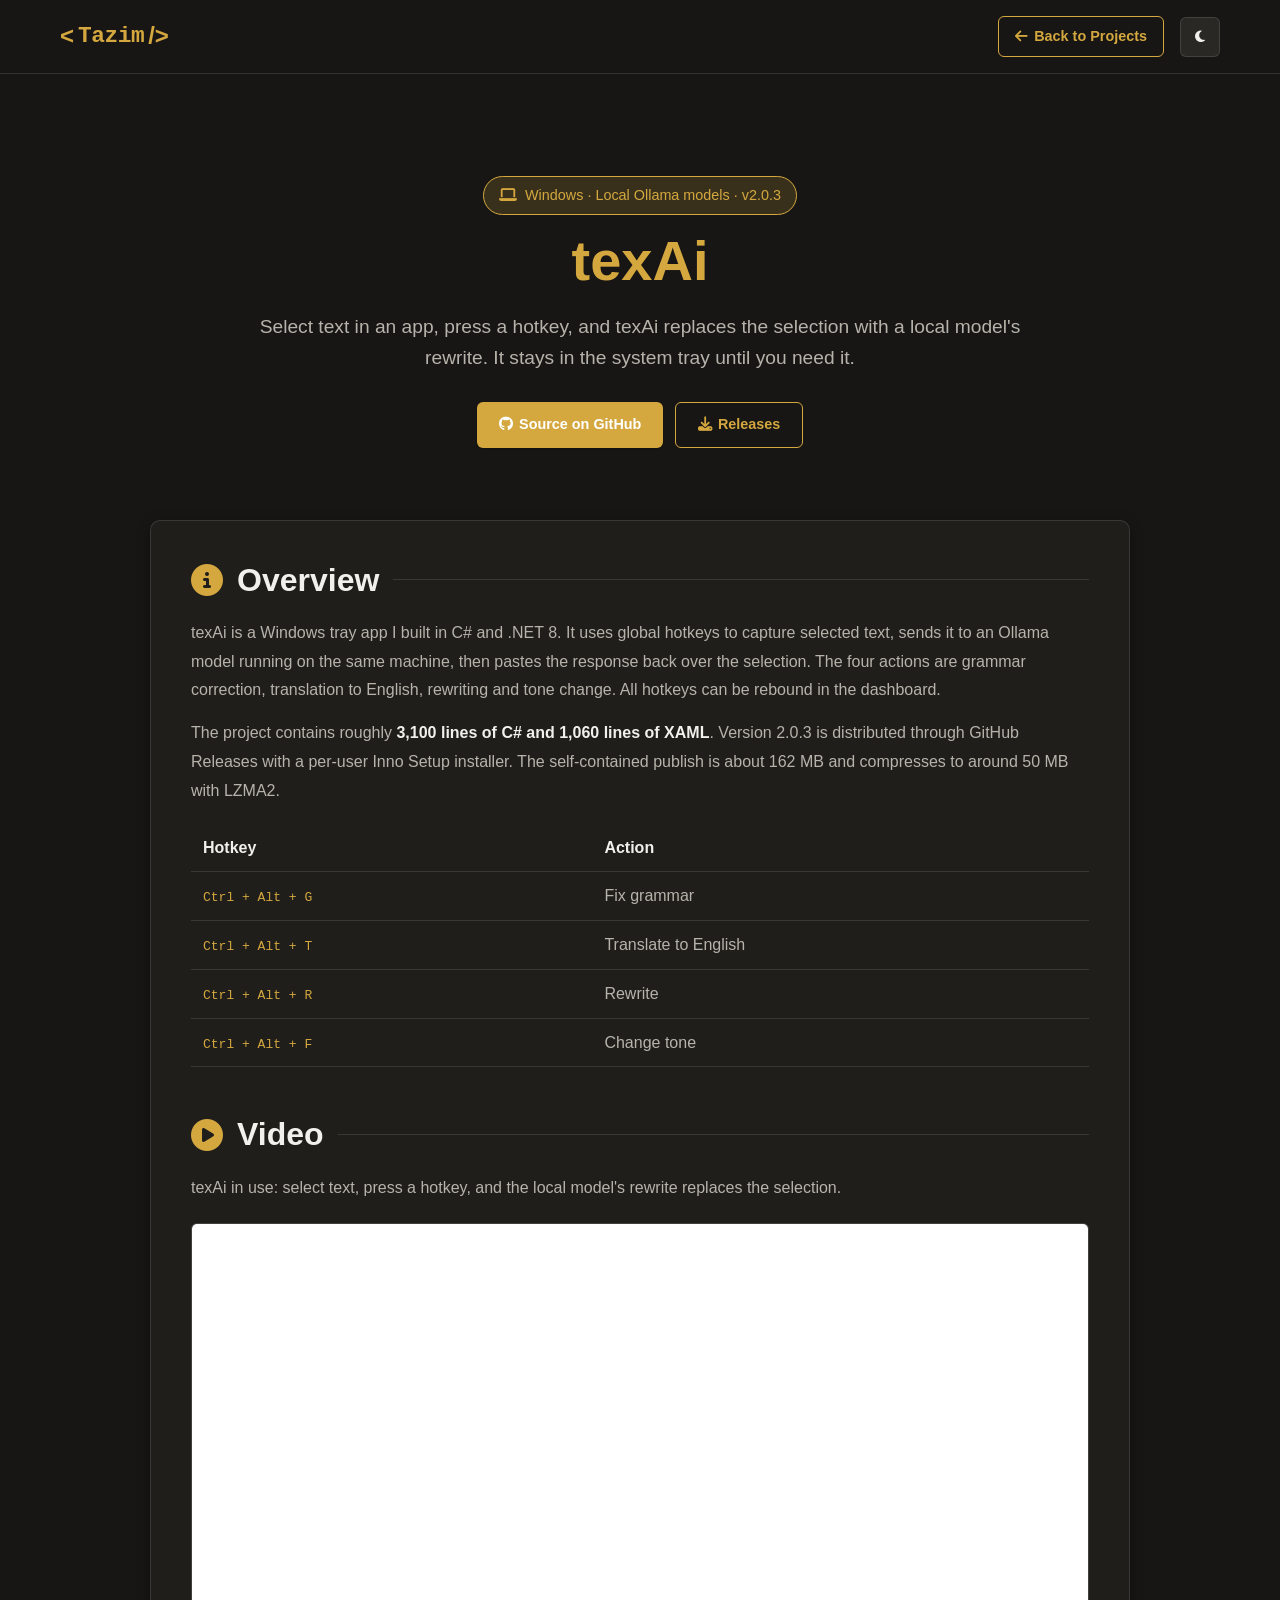
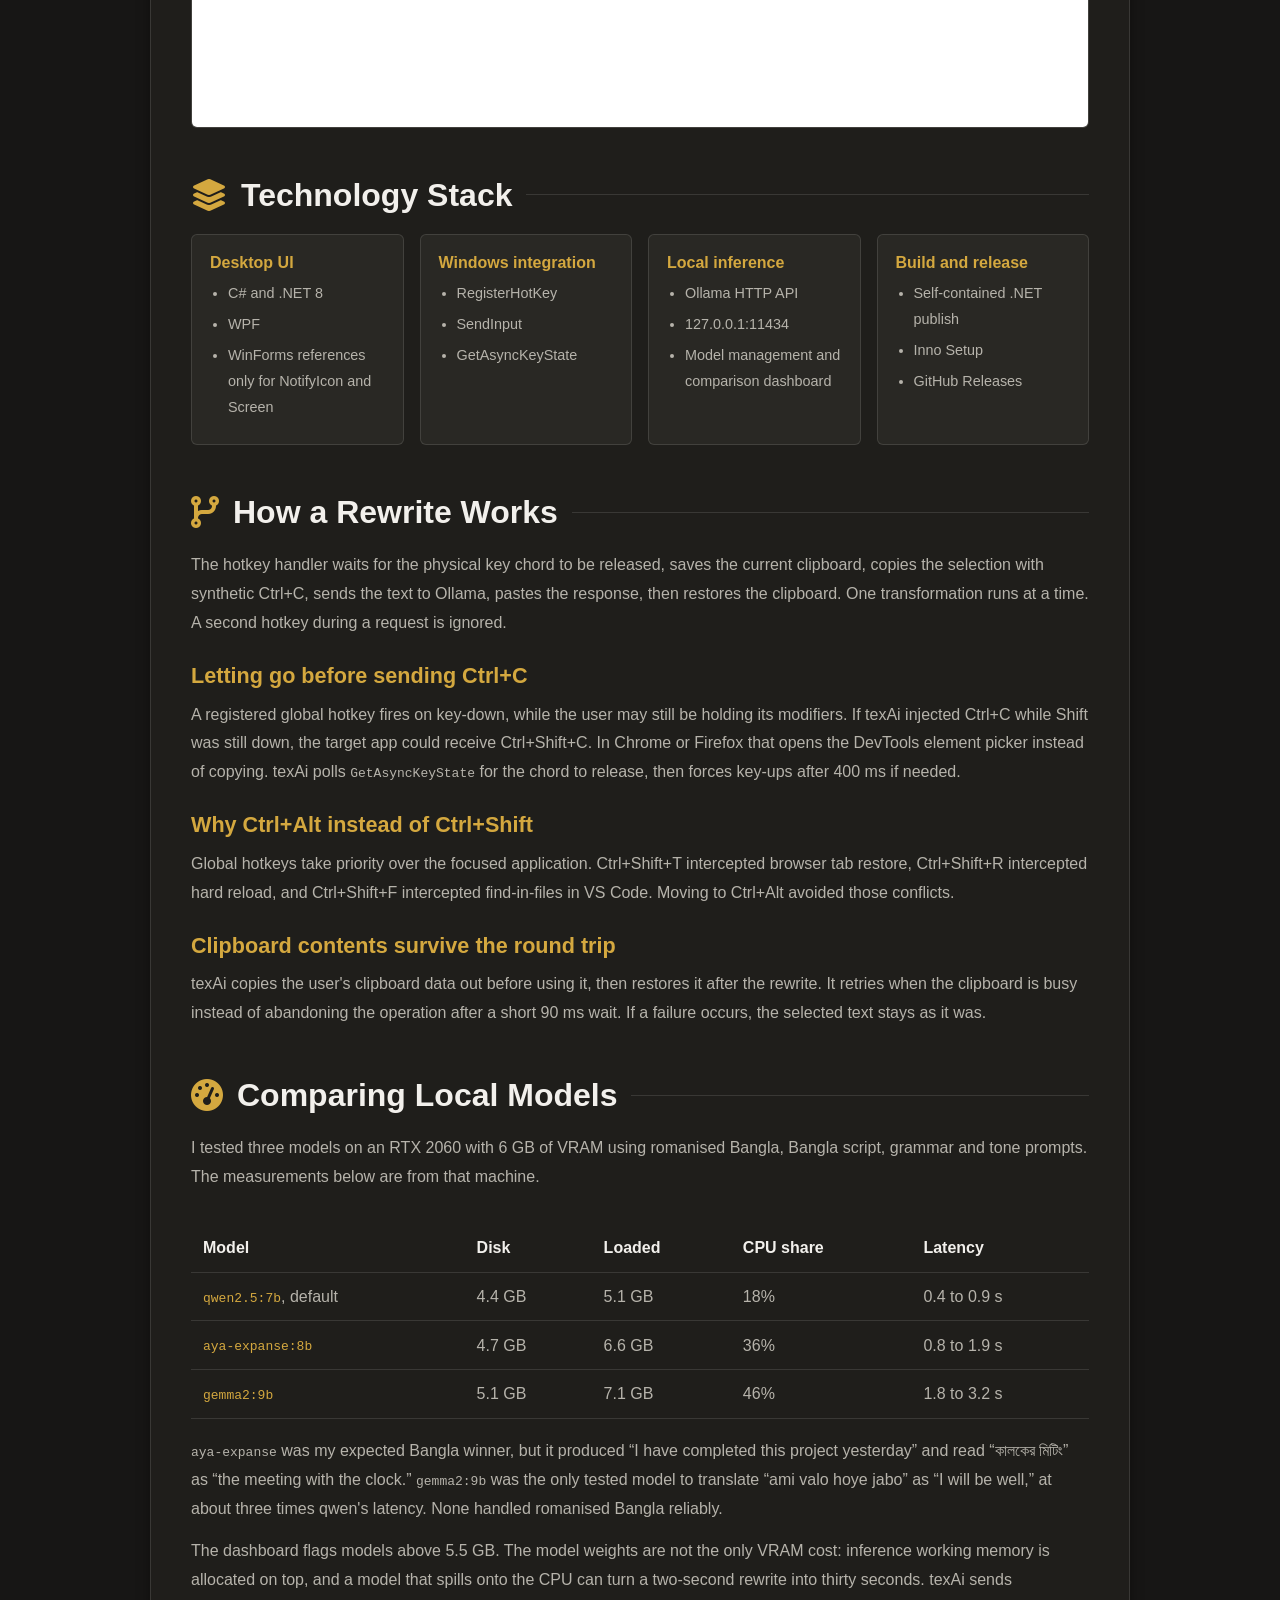
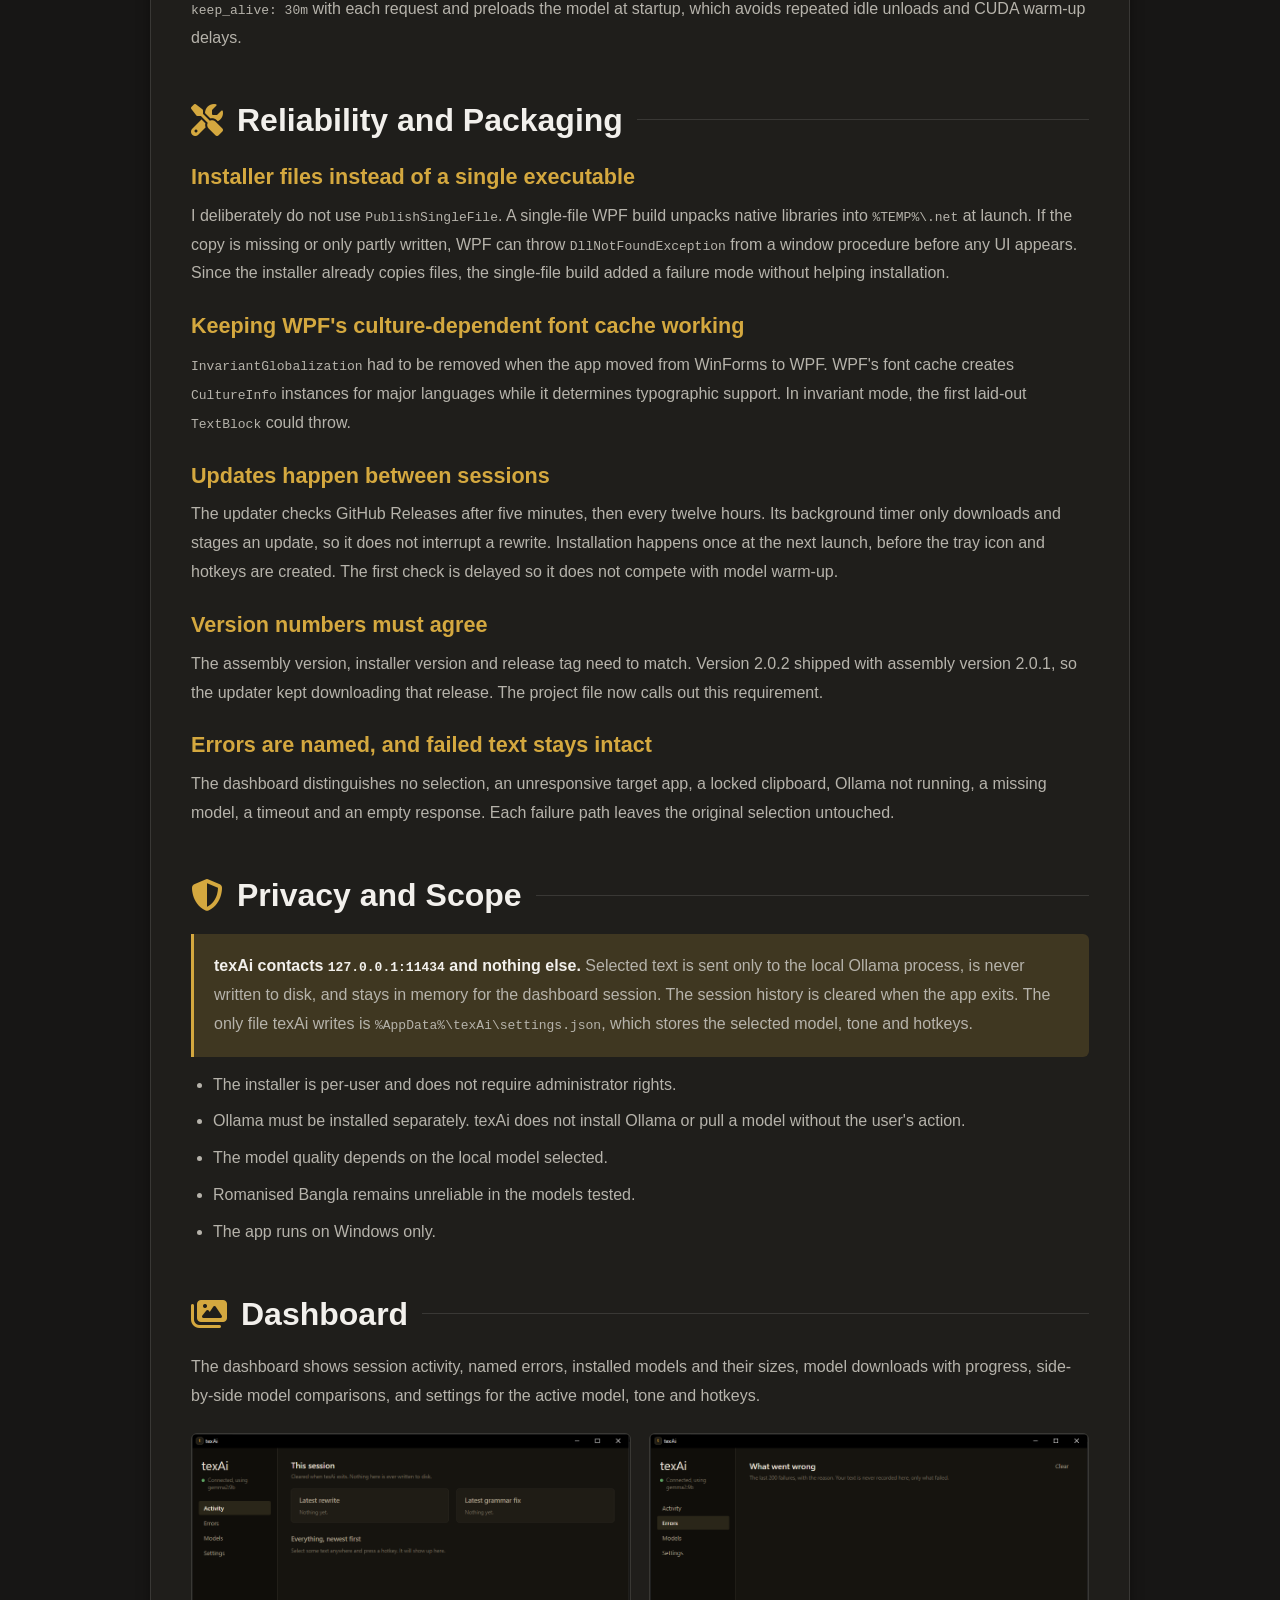
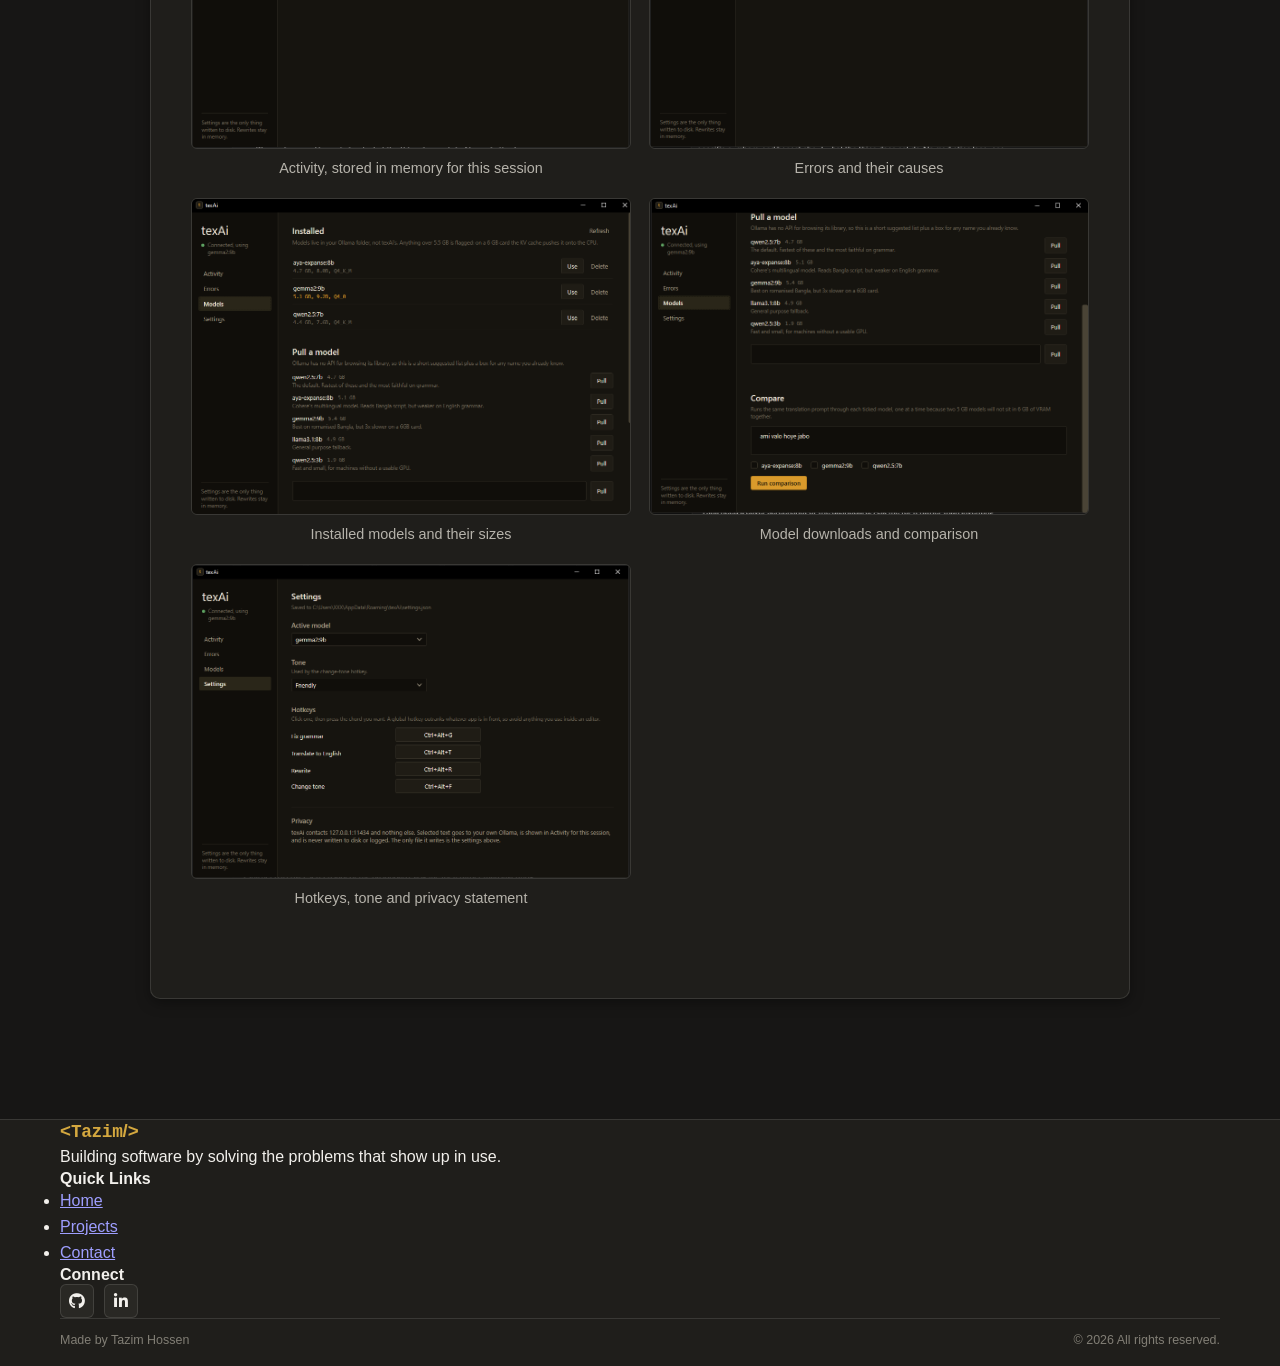
<file: texai.html>
<!DOCTYPE html>
<html lang="en" data-theme="dark">
<head>
  <meta charset="UTF-8">
  <meta name="viewport" content="width=device-width, initial-scale=1.0">
  <title>texAi | Local Windows Text Rewriting with Ollama</title>
  <link rel="canonical" href="https://tazim.dev/texai.html">
  <meta name="description" content="texAi is a Windows tray app that rewrites selected text using local Ollama models. See its hotkey and clipboard flow, model comparisons, privacy boundary and engineering decisions.">
  <meta property="og:type" content="website">
  <meta property="og:url" content="https://tazim.dev/texai.html">
  <meta property="og:title" content="texAi | Tazim Hossen">
  <meta property="og:description" content="A Windows tray app for in-place text rewriting with local Ollama models.">
  <meta property="og:image" content="https://tazim.dev/assets/images/texai-models.png">
  <link rel="icon" type="image/png" href="/favicon.png">
  <link rel="preconnect" href="https://fonts.googleapis.com">
  <link rel="preconnect" href="https://fonts.gstatic.com" crossorigin>
  <link href="https://fonts.googleapis.com/css2?family=Inter:wght@300;400;500;600;700&family=Poppins:wght@500;600;700;800&family=Fira+Code:wght@400;500&display=swap" rel="stylesheet">
  <link rel="stylesheet" href="https://cdnjs.cloudflare.com/ajax/libs/font-awesome/6.4.0/css/all.min.css">
  <link rel="stylesheet" href="css/style.css">
  <style>
    .doc-hero { padding:120px 0 52px; text-align:center; }
    .doc-hero h1 { font-size:3.5rem; margin:12px 0 18px; color:var(--accent); }
    .doc-hero p { max-width:820px; margin:0 auto 28px; color:var(--text-secondary); font-size:1.2rem; }
    .hero-buttons { justify-content:center; }
    .project-badge { display:inline-flex; gap:8px; align-items:center; padding:7px 15px; border:1px solid var(--accent); border-radius:99px; color:var(--accent); background:var(--accent-soft); font-size:.9rem; }
    .doc-content { max-width:980px; margin:0 auto 64px; padding:40px; background:var(--bg-card); border:1px solid var(--border-color); border-radius:var(--radius-lg); box-shadow:var(--shadow-md); }
    .doc-section { margin-bottom:48px; }
    .doc-section h2 { display:flex; align-items:center; gap:14px; margin-bottom:20px; font-size:2rem; color:var(--text-primary); }
    .doc-section h2 i,.doc-section h3 { color:var(--accent); }
    .doc-section h2::after { content:""; height:1px; flex:1; background:var(--border-color); }
    .doc-section h3 { margin:25px 0 12px; font-size:1.35rem; }
    .doc-section p,.doc-section li { color:var(--text-secondary); line-height:1.8; }
    .doc-section p { margin-bottom:14px; }
    .doc-section ul { padding-left:22px; }
    .doc-section li { margin-bottom:8px; }
    .doc-section strong { color:var(--text-primary); }
    .tech-grid,.metric-grid { display:grid; grid-template-columns:repeat(auto-fit,minmax(180px,1fr)); gap:16px; margin-top:20px; }
    .tech-card,.metric-card { padding:18px; border-radius:var(--radius-md); border:1px solid var(--border-color); background:var(--bg-tertiary); }
    .tech-card h4 { color:var(--accent); margin:0 0 9px; }
    .tech-card ul { margin:0; padding-left:18px; }
    .tech-card li { font-size:.9rem; margin-bottom:5px; }
    .metric-card strong { display:block; color:var(--accent); font-size:1.8rem; }
    .metric-card span { color:var(--text-secondary); font-size:.9rem; }
    .gallery { display:grid; grid-template-columns:repeat(2,minmax(0,1fr)); gap:18px; margin-top:22px; }
    .gallery figure { margin:0; }
    .gallery a { display:block; overflow:hidden; border-radius:var(--radius-md); border:1px solid var(--border-color); }
    .gallery img { display:block; width:100%; height:auto; }
    .gallery figcaption { padding-top:8px; text-align:center; color:var(--text-secondary); font-size:.9rem; }
    .hotkey-table { width:100%; border-collapse:collapse; margin:18px 0; }
    .hotkey-table th,.hotkey-table td { text-align:left; padding:11px 12px; border-bottom:1px solid var(--border-color); color:var(--text-secondary); }
    .hotkey-table th { color:var(--text-primary); }
    .hotkey-table code { color:var(--accent); }
    .privacy-note { padding:18px 20px; border-left:3px solid var(--accent); background:var(--accent-soft); border-radius:0 var(--radius-md) var(--radius-md) 0; }
    .video-frame { position:relative; aspect-ratio:16/9; margin-top:20px; overflow:hidden; border-radius:var(--radius-md); border:1px solid var(--border-color); background:var(--bg-tertiary); }
    .video-frame iframe { position:absolute; inset:0; width:100%; height:100%; border:0; }
    @media(max-width:768px) { .doc-hero h1{font-size:2.5rem}.doc-content{padding:22px}.gallery{grid-template-columns:1fr}.hotkey-table{font-size:.88rem} }
  </style>
</head>
<body>
  <div class="custom-cursor"></div>
  <nav class="navbar"><div class="container nav-container">
    <a href="index.html" class="logo"><span class="logo-bracket">&lt;</span><span class="logo-text">Tazim</span><span class="logo-bracket">/&gt;</span></a>
    <div class="nav-actions"><a href="index.html#projects" class="btn btn-secondary" style="padding:.5rem 1rem"><i class="fas fa-arrow-left"></i> Back to Projects</a><button class="theme-toggle" aria-label="Toggle theme"><i class="fas fa-moon"></i></button></div>
  </div></nav>
  <main><section class="section"><div class="container">
    <header class="doc-hero">
      <span class="project-badge"><i class="fas fa-laptop"></i> Windows · Local Ollama models · v2.0.3</span>
      <h1>texAi</h1>
      <p>Select text in an app, press a hotkey, and texAi replaces the selection with a local model's rewrite. It stays in the system tray until you need it.</p>
      <div class="hero-buttons">
        <a href="https://github.com/cthboss001/texai" target="_blank" rel="noopener noreferrer" class="btn btn-primary"><i class="fab fa-github"></i> Source on GitHub</a>
        <a href="https://github.com/cthboss001/texai/releases" target="_blank" rel="noopener noreferrer" class="btn btn-secondary"><i class="fas fa-download"></i> Releases</a>
      </div>
    </header>
    <div class="doc-content">
      <section class="doc-section">
        <h2><i class="fas fa-circle-info"></i> Overview</h2>
        <p>texAi is a Windows tray app I built in C# and .NET 8. It uses global hotkeys to capture selected text, sends it to an Ollama model running on the same machine, then pastes the response back over the selection. The four actions are grammar correction, translation to English, rewriting and tone change. All hotkeys can be rebound in the dashboard.</p>
        <p>The project contains roughly <strong>3,100 lines of C# and 1,060 lines of XAML</strong>. Version 2.0.3 is distributed through GitHub Releases with a per-user Inno Setup installer. The self-contained publish is about 162 MB and compresses to around 50 MB with LZMA2.</p>
        <table class="hotkey-table"><thead><tr><th>Hotkey</th><th>Action</th></tr></thead><tbody>
          <tr><td><code>Ctrl + Alt + G</code></td><td>Fix grammar</td></tr>
          <tr><td><code>Ctrl + Alt + T</code></td><td>Translate to English</td></tr>
          <tr><td><code>Ctrl + Alt + R</code></td><td>Rewrite</td></tr>
          <tr><td><code>Ctrl + Alt + F</code></td><td>Change tone</td></tr>
        </tbody></table>
      </section>
      <section class="doc-section">
        <h2><i class="fas fa-circle-play"></i> Video</h2>
        <p>texAi in use: select text, press a hotkey, and the local model's rewrite replaces the selection.</p>
        <div class="video-frame"><iframe src="https://www.youtube-nocookie.com/embed/SJ28KY-cAAo" title="Rewrite anything. Send nothing. | texAi for Windows" loading="lazy" allow="accelerometer; clipboard-write; encrypted-media; gyroscope; picture-in-picture; web-share" referrerpolicy="strict-origin-when-cross-origin" allowfullscreen></iframe></div>
      </section>
      <section class="doc-section">
        <h2><i class="fas fa-layer-group"></i> Technology Stack</h2>
        <div class="tech-grid">
          <div class="tech-card"><h4>Desktop UI</h4><ul><li>C# and .NET 8</li><li>WPF</li><li>WinForms references only for NotifyIcon and Screen</li></ul></div>
          <div class="tech-card"><h4>Windows integration</h4><ul><li>RegisterHotKey</li><li>SendInput</li><li>GetAsyncKeyState</li></ul></div>
          <div class="tech-card"><h4>Local inference</h4><ul><li>Ollama HTTP API</li><li>127.0.0.1:11434</li><li>Model management and comparison dashboard</li></ul></div>
          <div class="tech-card"><h4>Build and release</h4><ul><li>Self-contained .NET publish</li><li>Inno Setup</li><li>GitHub Releases</li></ul></div>
        </div>
      </section>
      <section class="doc-section">
        <h2><i class="fas fa-code-branch"></i> How a Rewrite Works</h2>
        <p>The hotkey handler waits for the physical key chord to be released, saves the current clipboard, copies the selection with synthetic Ctrl+C, sends the text to Ollama, pastes the response, then restores the clipboard. One transformation runs at a time. A second hotkey during a request is ignored.</p>
        <h3>Letting go before sending Ctrl+C</h3>
        <p>A registered global hotkey fires on key-down, while the user may still be holding its modifiers. If texAi injected Ctrl+C while Shift was still down, the target app could receive Ctrl+Shift+C. In Chrome or Firefox that opens the DevTools element picker instead of copying. texAi polls <code>GetAsyncKeyState</code> for the chord to release, then forces key-ups after 400 ms if needed.</p>
        <h3>Why Ctrl+Alt instead of Ctrl+Shift</h3>
        <p>Global hotkeys take priority over the focused application. Ctrl+Shift+T intercepted browser tab restore, Ctrl+Shift+R intercepted hard reload, and Ctrl+Shift+F intercepted find-in-files in VS Code. Moving to Ctrl+Alt avoided those conflicts.</p>
        <h3>Clipboard contents survive the round trip</h3>
        <p>texAi copies the user's clipboard data out before using it, then restores it after the rewrite. It retries when the clipboard is busy instead of abandoning the operation after a short 90 ms wait. If a failure occurs, the selected text stays as it was.</p>
      </section>
      <section class="doc-section">
        <h2><i class="fas fa-gauge-high"></i> Comparing Local Models</h2>
        <p>I tested three models on an RTX 2060 with 6 GB of VRAM using romanised Bangla, Bangla script, grammar and tone prompts. The measurements below are from that machine.</p>
        <div style="overflow-x:auto"><table class="hotkey-table"><thead><tr><th>Model</th><th>Disk</th><th>Loaded</th><th>CPU share</th><th>Latency</th></tr></thead><tbody>
          <tr><td><code>qwen2.5:7b</code>, default</td><td>4.4 GB</td><td>5.1 GB</td><td>18%</td><td>0.4 to 0.9 s</td></tr>
          <tr><td><code>aya-expanse:8b</code></td><td>4.7 GB</td><td>6.6 GB</td><td>36%</td><td>0.8 to 1.9 s</td></tr>
          <tr><td><code>gemma2:9b</code></td><td>5.1 GB</td><td>7.1 GB</td><td>46%</td><td>1.8 to 3.2 s</td></tr>
        </tbody></table></div>
        <p><code>aya-expanse</code> was my expected Bangla winner, but it produced “I have completed this project yesterday” and read “কালকের মিটিং” as “the meeting with the clock.” <code>gemma2:9b</code> was the only tested model to translate “ami valo hoye jabo” as “I will be well,” at about three times qwen's latency. None handled romanised Bangla reliably.</p>
        <p>The dashboard flags models above 5.5 GB. The model weights are not the only VRAM cost: inference working memory is allocated on top, and a model that spills onto the CPU can turn a two-second rewrite into thirty seconds. texAi sends <code>keep_alive: 30m</code> with each request and preloads the model at startup, which avoids repeated idle unloads and CUDA warm-up delays.</p>
      </section>
      <section class="doc-section">
        <h2><i class="fas fa-screwdriver-wrench"></i> Reliability and Packaging</h2>
        <h3>Installer files instead of a single executable</h3>
        <p>I deliberately do not use <code>PublishSingleFile</code>. A single-file WPF build unpacks native libraries into <code>%TEMP%\.net</code> at launch. If the copy is missing or only partly written, WPF can throw <code>DllNotFoundException</code> from a window procedure before any UI appears. Since the installer already copies files, the single-file build added a failure mode without helping installation.</p>
        <h3>Keeping WPF's culture-dependent font cache working</h3>
        <p><code>InvariantGlobalization</code> had to be removed when the app moved from WinForms to WPF. WPF's font cache creates <code>CultureInfo</code> instances for major languages while it determines typographic support. In invariant mode, the first laid-out <code>TextBlock</code> could throw.</p>
        <h3>Updates happen between sessions</h3>
        <p>The updater checks GitHub Releases after five minutes, then every twelve hours. Its background timer only downloads and stages an update, so it does not interrupt a rewrite. Installation happens once at the next launch, before the tray icon and hotkeys are created. The first check is delayed so it does not compete with model warm-up.</p>
        <h3>Version numbers must agree</h3>
        <p>The assembly version, installer version and release tag need to match. Version 2.0.2 shipped with assembly version 2.0.1, so the updater kept downloading that release. The project file now calls out this requirement.</p>
        <h3>Errors are named, and failed text stays intact</h3>
        <p>The dashboard distinguishes no selection, an unresponsive target app, a locked clipboard, Ollama not running, a missing model, a timeout and an empty response. Each failure path leaves the original selection untouched.</p>
      </section>
      <section class="doc-section">
        <h2><i class="fas fa-shield-halved"></i> Privacy and Scope</h2>
        <p class="privacy-note"><strong>texAi contacts <code>127.0.0.1:11434</code> and nothing else.</strong> Selected text is sent only to the local Ollama process, is never written to disk, and stays in memory for the dashboard session. The session history is cleared when the app exits. The only file texAi writes is <code>%AppData%\texAi\settings.json</code>, which stores the selected model, tone and hotkeys.</p>
        <ul>
          <li>The installer is per-user and does not require administrator rights.</li>
          <li>Ollama must be installed separately. texAi does not install Ollama or pull a model without the user's action.</li>
          <li>The model quality depends on the local model selected.</li>
          <li>Romanised Bangla remains unreliable in the models tested.</li>
          <li>The app runs on Windows only.</li>
        </ul>
      </section>
      <section class="doc-section">
        <h2><i class="fas fa-images"></i> Dashboard</h2>
        <p>The dashboard shows session activity, named errors, installed models and their sizes, model downloads with progress, side-by-side model comparisons, and settings for the active model, tone and hotkeys.</p>
        <div class="gallery">
          <figure><a href="assets/images/texai-activity.png" target="_blank" rel="noopener noreferrer"><img src="assets/images/texai-activity.png" alt="texAi dashboard activity tab" loading="lazy"></a><figcaption>Activity, stored in memory for this session</figcaption></figure>
          <figure><a href="assets/images/texai-errors.png" target="_blank" rel="noopener noreferrer"><img src="assets/images/texai-errors.png" alt="texAi dashboard errors tab" loading="lazy"></a><figcaption>Errors and their causes</figcaption></figure>
          <figure><a href="assets/images/texai-models.png" target="_blank" rel="noopener noreferrer"><img src="assets/images/texai-models.png" alt="texAi installed models list" loading="lazy"></a><figcaption>Installed models and their sizes</figcaption></figure>
          <figure><a href="assets/images/texai-model-compare.png" target="_blank" rel="noopener noreferrer"><img src="assets/images/texai-model-compare.png" alt="texAi model pull list and romanised Bangla comparison" loading="lazy"></a><figcaption>Model downloads and comparison</figcaption></figure>
          <figure><a href="assets/images/texai-settings.png" target="_blank" rel="noopener noreferrer"><img src="assets/images/texai-settings.png" alt="texAi settings with hotkeys and privacy statement" loading="lazy"></a><figcaption>Hotkeys, tone and privacy statement</figcaption></figure>
        </div>
      </section>
    </div>
  </div></section></main>
  <footer class="footer"><div class="container"><div class="footer-content">
    <div class="footer-section"><h3 class="footer-title"><span class="logo-bracket">&lt;</span><span class="logo-text">Tazim</span><span class="logo-bracket">/&gt;</span></h3><p class="footer-description">Building software by solving the problems that show up in use.</p></div>
    <div class="footer-section"><h4>Quick Links</h4><ul class="footer-links"><li><a href="index.html#home">Home</a></li><li><a href="index.html#projects">Projects</a></li><li><a href="index.html#contact">Contact</a></li></ul></div>
    <div class="footer-section"><h4>Connect</h4><div class="footer-social"><a href="https://github.com/cthboss001" target="_blank" rel="noopener noreferrer" class="social-icon"><i class="fab fa-github"></i></a><a href="https://www.linkedin.com/in/tazimhossen/" target="_blank" rel="noopener noreferrer" class="social-icon"><i class="fab fa-linkedin-in"></i></a></div></div>
  </div><div class="footer-bottom"><p>Made by <span>Tazim Hossen</span></p><p>&copy; <span id="current-year"></span> All rights reserved.</p></div></div></footer>
  <script>
    document.getElementById('current-year').textContent = new Date().getFullYear();
    const themeToggle = document.querySelector('.theme-toggle');
    const root = document.documentElement;
    const icon = themeToggle.querySelector('i');
    const savedTheme = localStorage.getItem('theme');
    if (savedTheme) { root.setAttribute('data-theme', savedTheme); updateThemeIcon(savedTheme); }
    themeToggle.addEventListener('click', () => { const next = root.getAttribute('data-theme') === 'light' ? 'dark' : 'light'; root.setAttribute('data-theme', next); localStorage.setItem('theme', next); updateThemeIcon(next); });
    function updateThemeIcon(theme) { icon.className = theme === 'light' ? 'fas fa-sun' : 'fas fa-moon'; }
  </script>
</body>
</html>
</file>
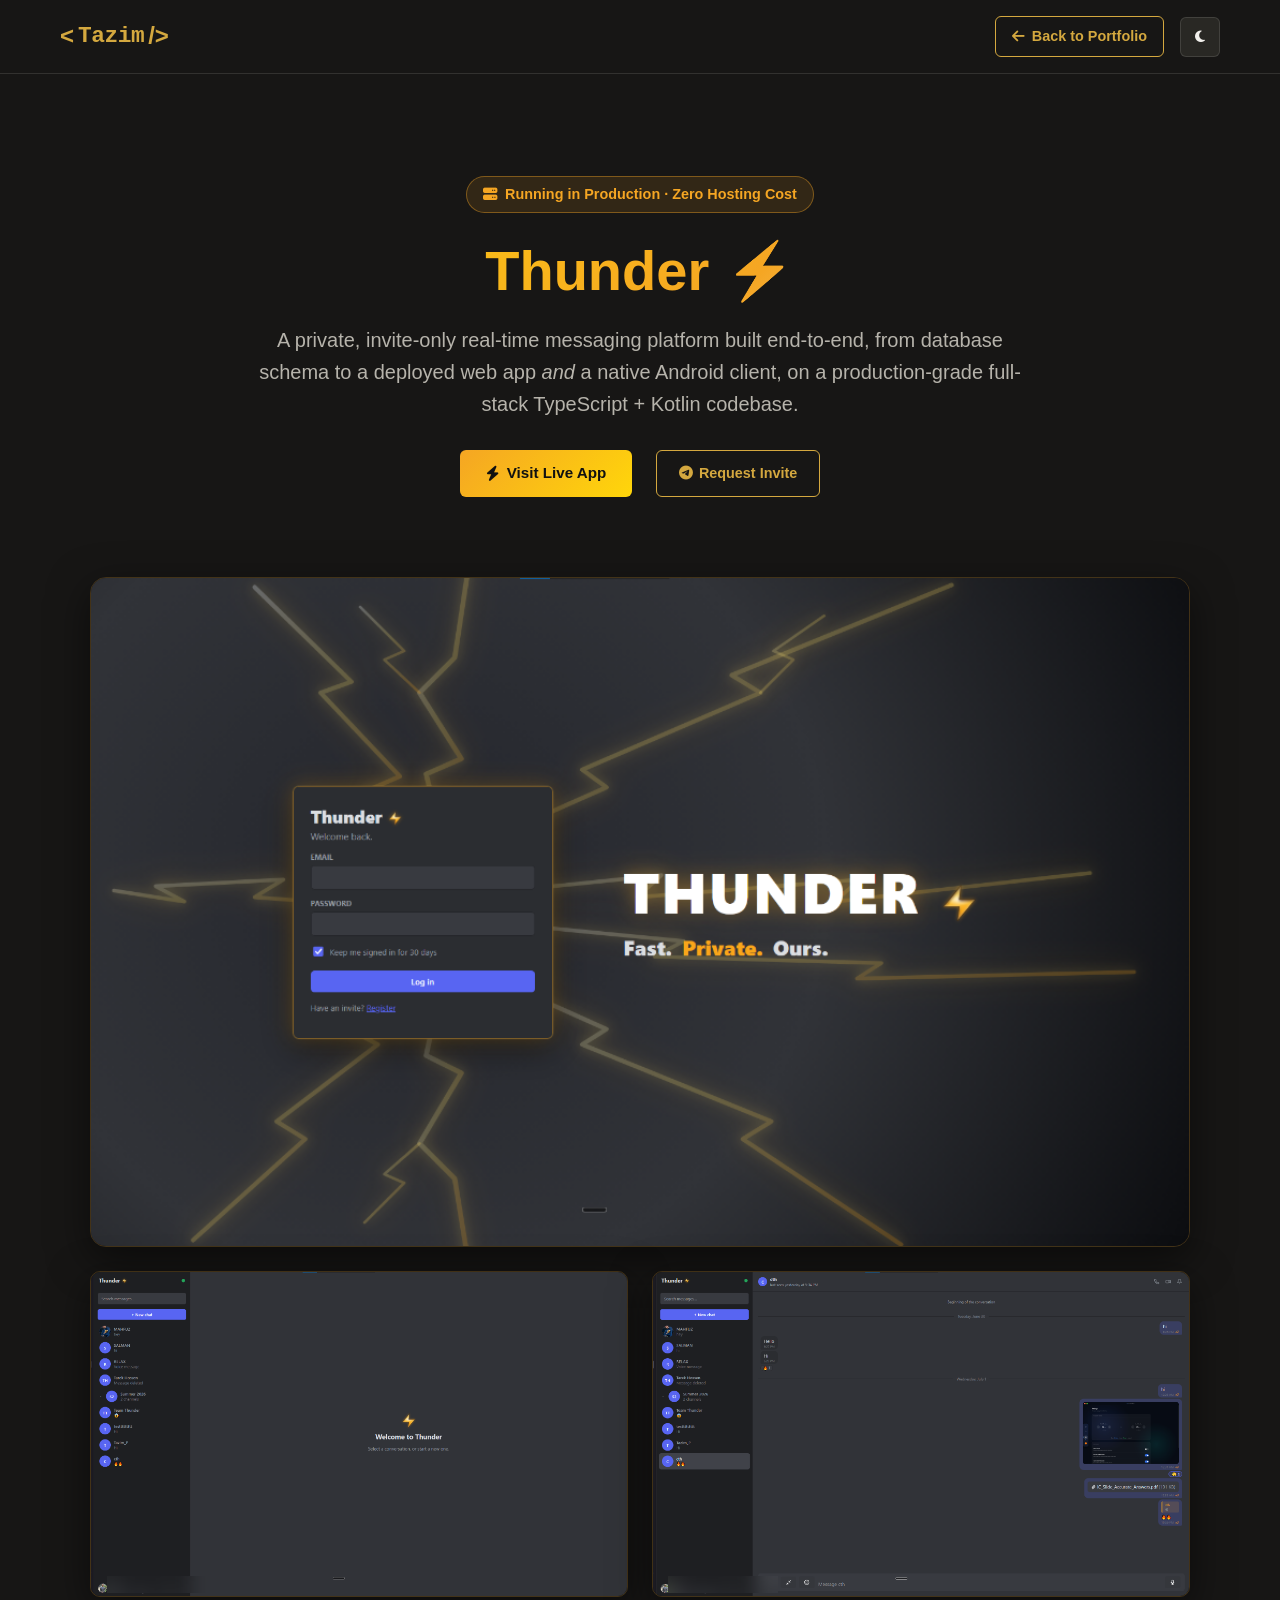
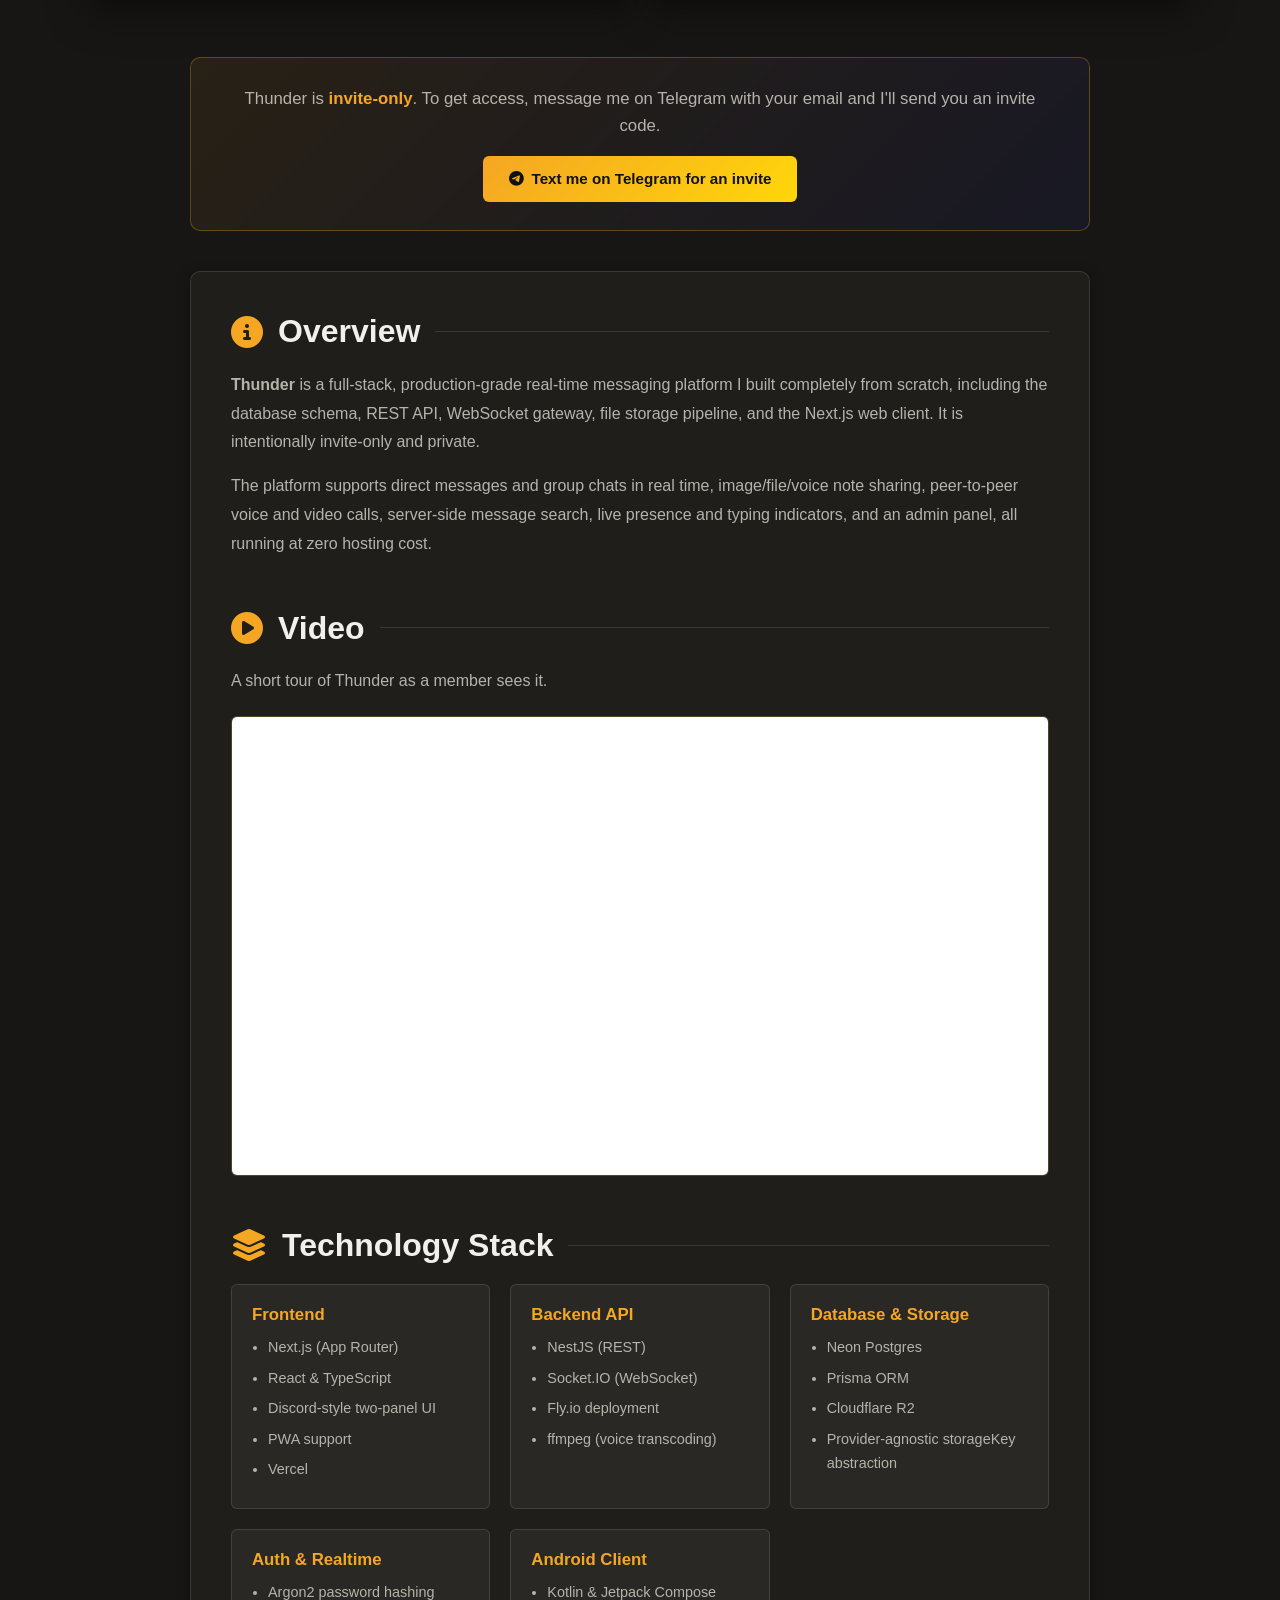
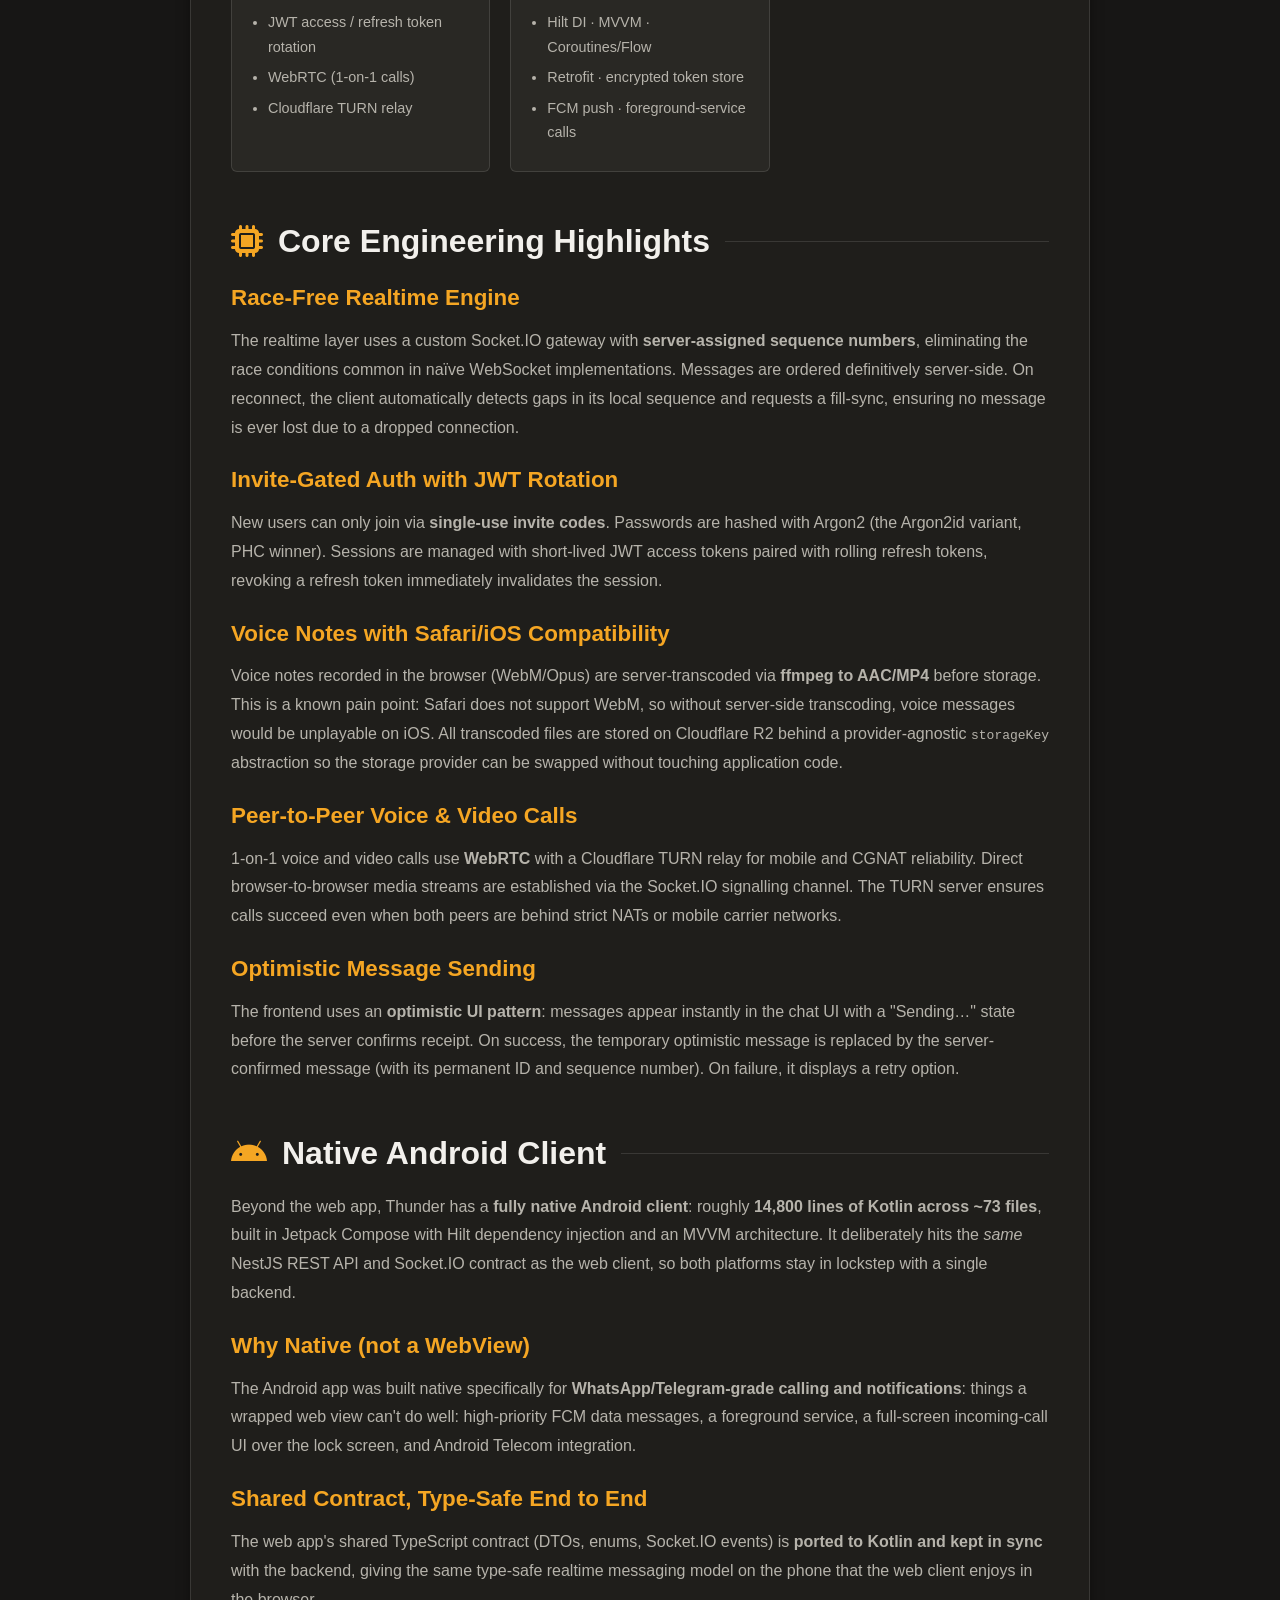
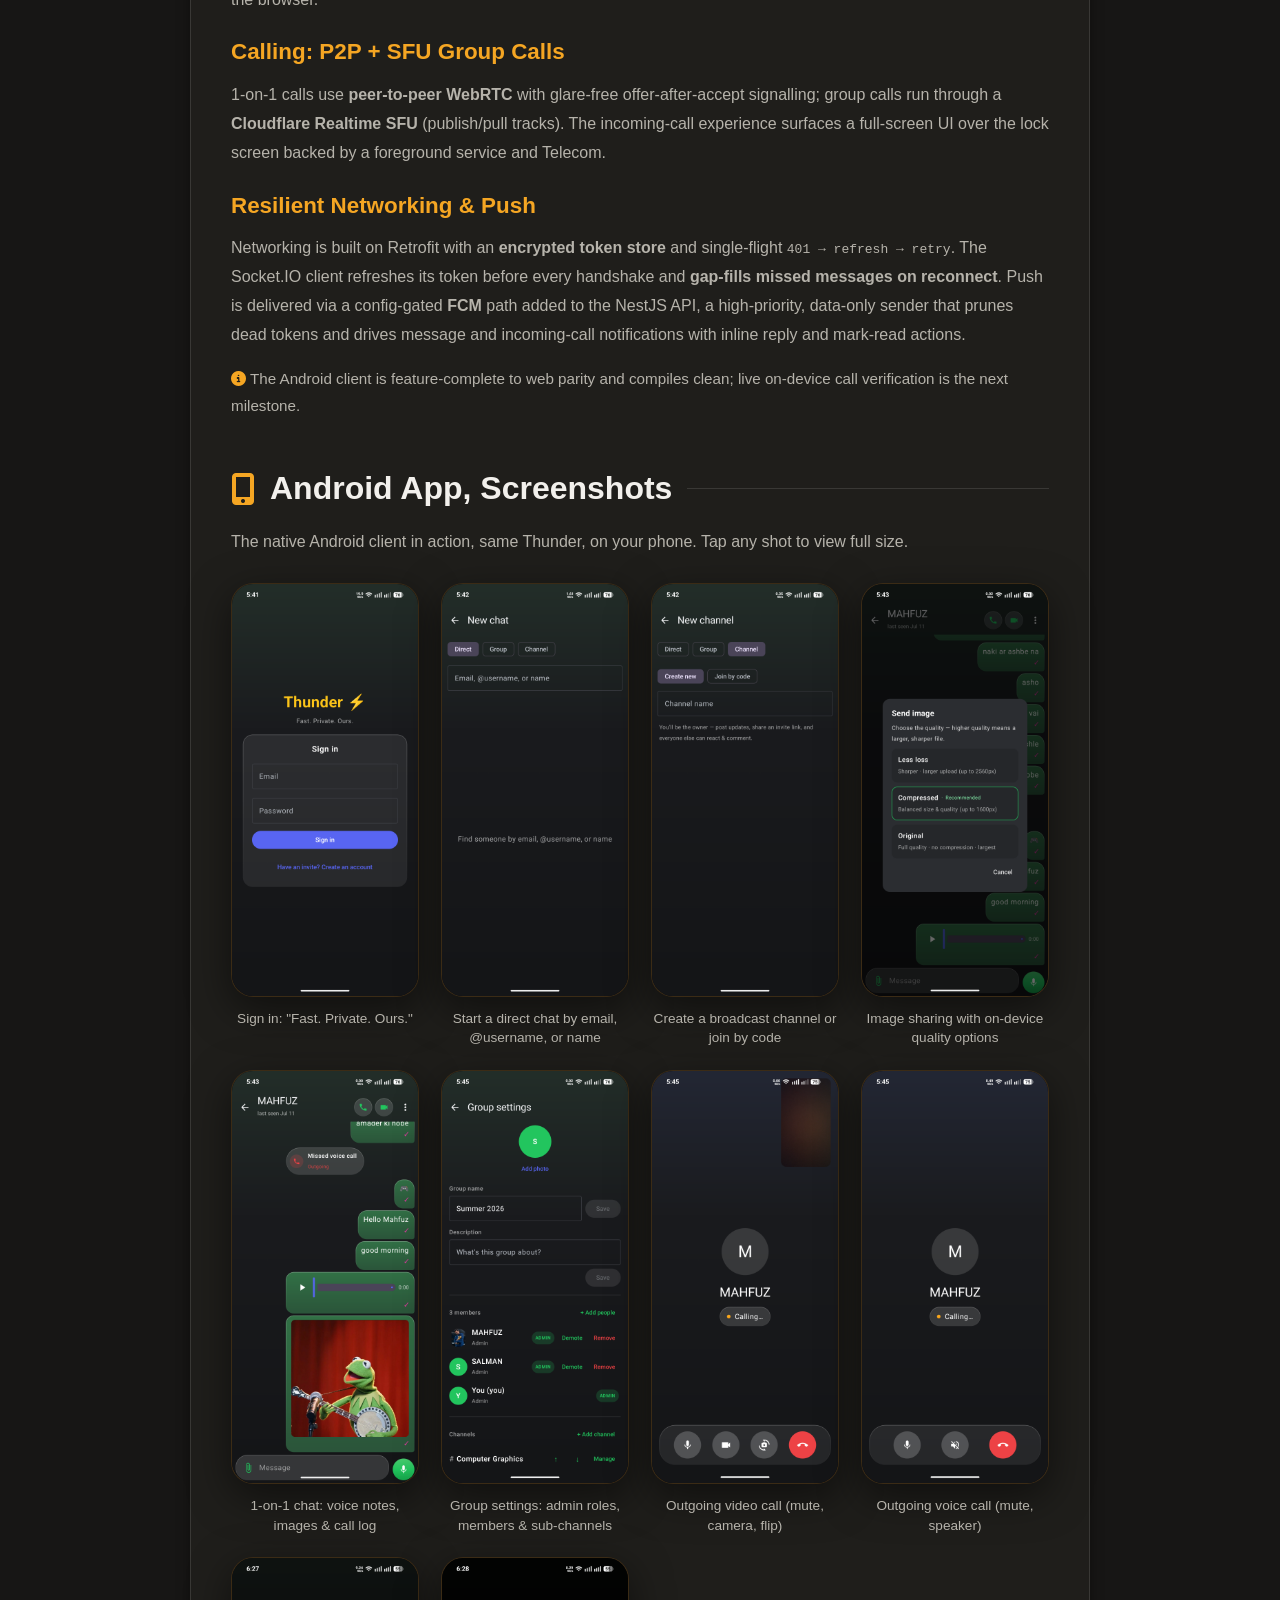
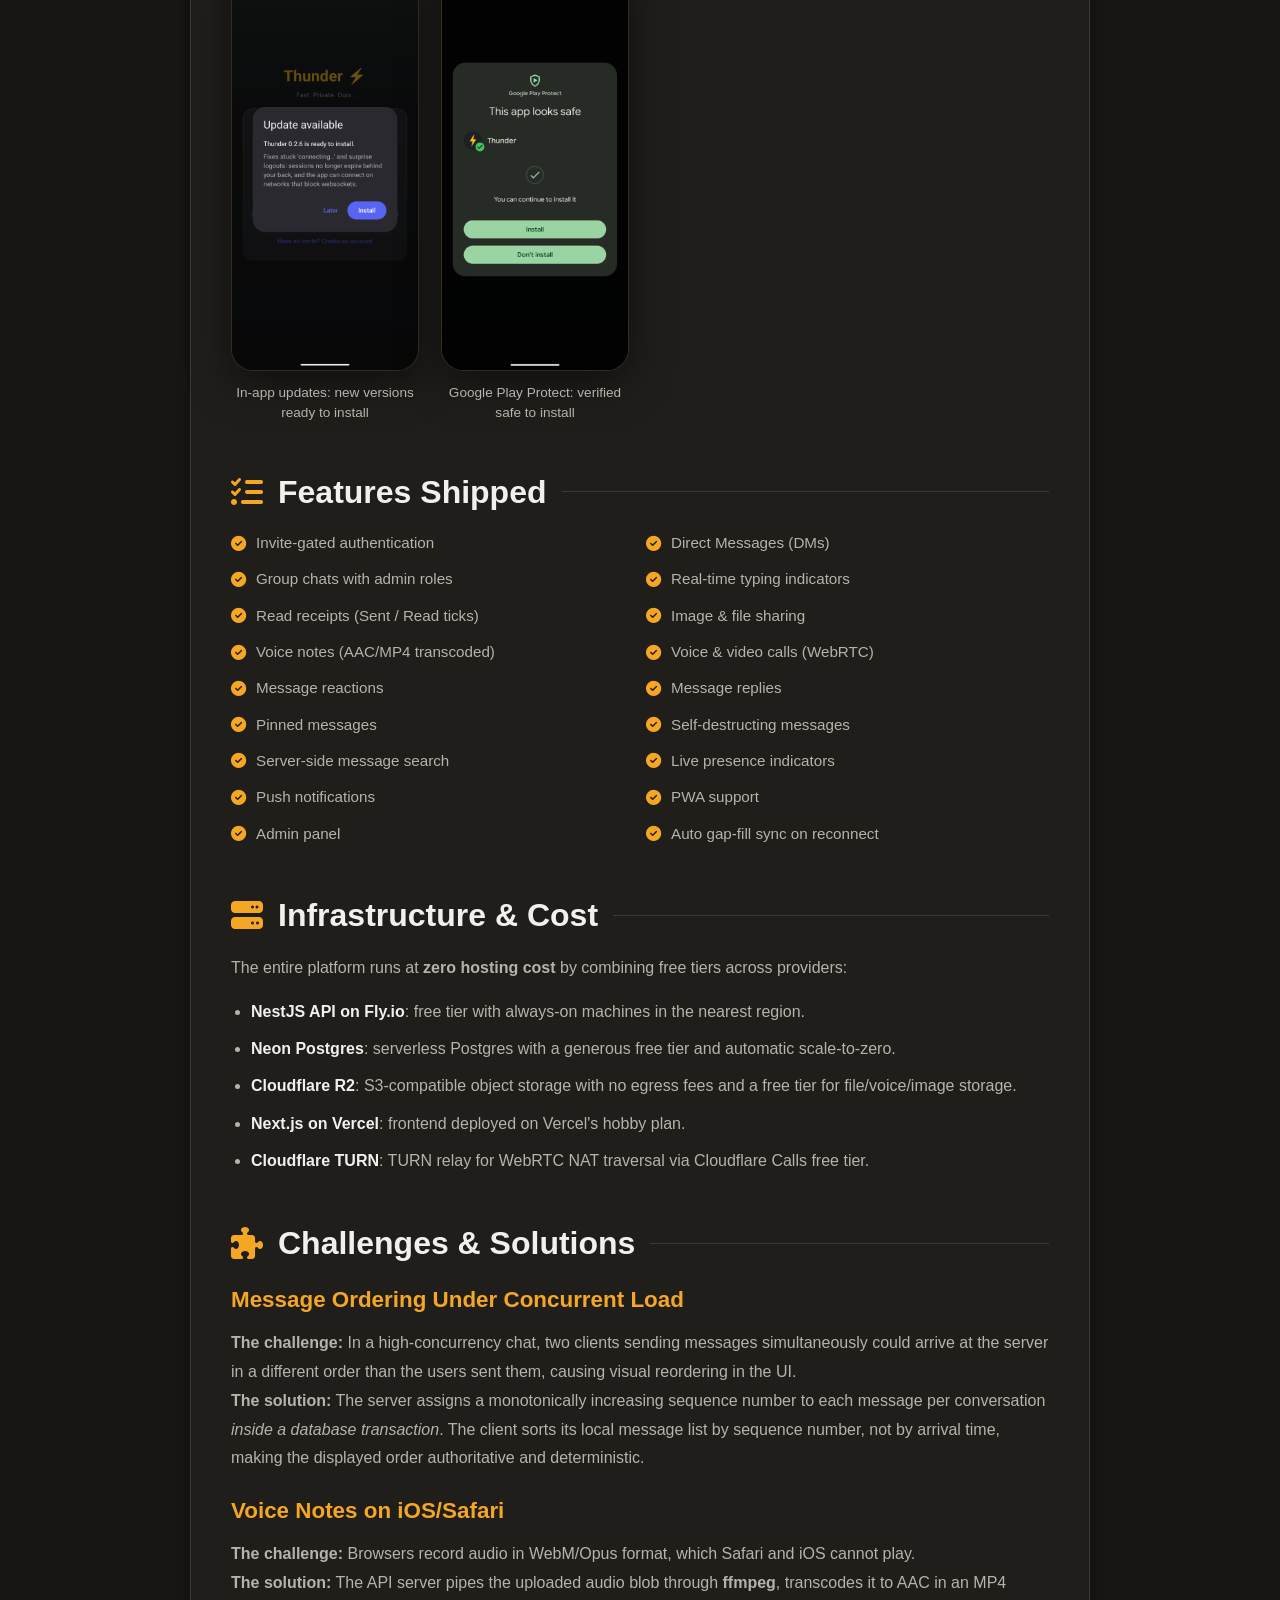
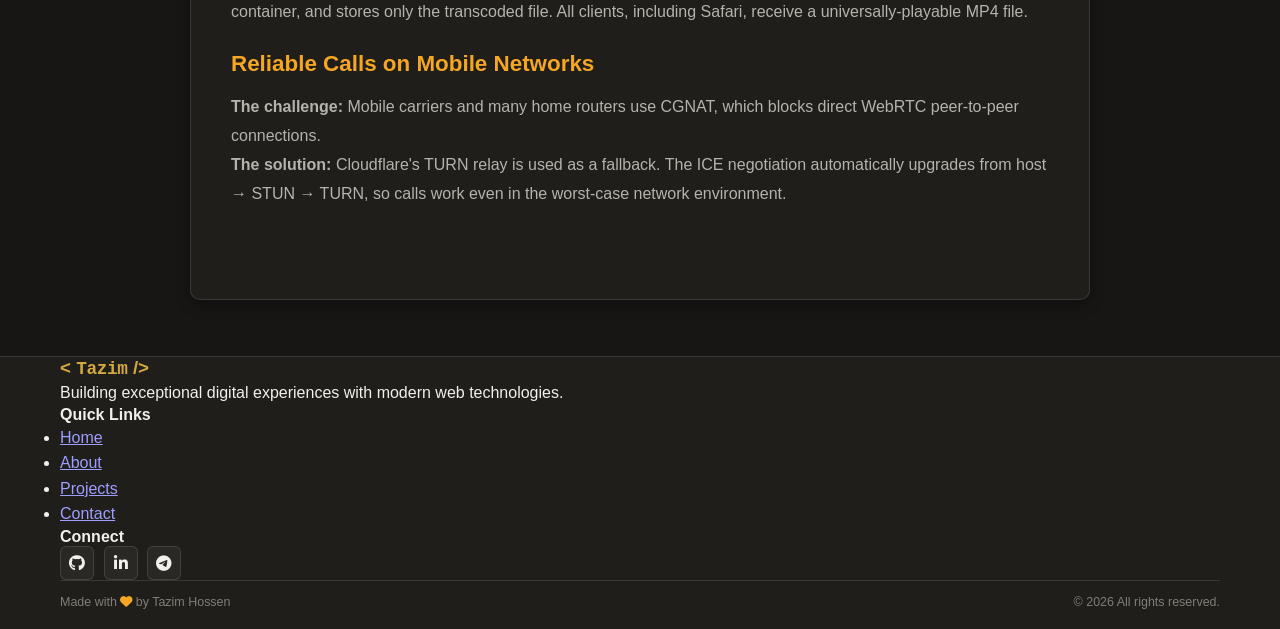
<file: thunder.html>
<!DOCTYPE html>
<html lang="en" data-theme="dark">
<head>
  <meta charset="UTF-8">
  <meta name="viewport" content="width=device-width, initial-scale=1.0">

  <!-- Primary Meta Tags -->
  <title>Thunder ⚡ | Private Real-Time Messaging Platform by Tazim Hossen</title>
  <meta name="title" content="Thunder ⚡ | Private Real-Time Messaging Platform by Tazim Hossen">
  <meta name="description" content="Thunder is a private, invite-only real-time messaging platform built end-to-end with NestJS, Socket.IO, Next.js, WebRTC, and Cloudflare: with a Next.js web client and a native Kotlin/Jetpack Compose Android app, featuring DMs, group chats, voice/video calls, and zero hosting cost.">
  <meta name="keywords" content="Thunder, real-time messaging, WebRTC, Socket.IO, NestJS, Next.js, TypeScript, Kotlin, Android, Jetpack Compose, FCM, Tazim Hossen, Full Stack Developer, Android Developer, Software Engineer">
  <meta name="author" content="Tazim Hossen">
  <meta name="robots" content="index, follow">
  <link rel="canonical" href="https://tazim.dev/thunder.html">

  <!-- Open Graph -->
  <meta property="og:type" content="website">
  <meta property="og:url" content="https://tazim.dev/thunder.html">
  <meta property="og:title" content="Thunder ⚡ | Private Real-Time Messaging Platform by Tazim Hossen">
  <meta property="og:description" content="Thunder is a private, invite-only real-time messaging platform built end-to-end with NestJS, Socket.IO, Next.js, WebRTC, and Cloudflare.">
  <meta property="og:image" content="https://tazim.dev/assets/images/thunder-ss2.png">

  <!-- Twitter -->
  <meta property="twitter:card" content="summary_large_image">
  <meta property="twitter:url" content="https://tazim.dev/thunder.html">
  <meta property="twitter:title" content="Thunder ⚡ | Private Real-Time Messaging Platform by Tazim Hossen">
  <meta property="twitter:description" content="Thunder is a private, invite-only real-time messaging platform built end-to-end with NestJS, Socket.IO, Next.js, WebRTC, and Cloudflare.">
  <meta property="twitter:image" content="https://tazim.dev/assets/images/thunder-ss2.png">

  <!-- Favicon -->
  <link rel="icon" type="image/png" href="/favicon.png">

  <!-- Google Fonts -->
  <link rel="preconnect" href="https://fonts.googleapis.com">
  <link rel="preconnect" href="https://fonts.gstatic.com" crossorigin>
  <link href="https://fonts.googleapis.com/css2?family=Inter:wght@300;400;500;600;700&family=Poppins:wght@500;600;700;800&family=Fira+Code:wght@400;500&display=swap" rel="stylesheet">

  <!-- Font Awesome -->
  <link rel="stylesheet" href="https://cdnjs.cloudflare.com/ajax/libs/font-awesome/6.4.0/css/all.min.css">

  <!-- Custom CSS -->
  <link rel="stylesheet" href="css/style.css">

  <style>
    /* Thunder brand colors */
    :root {
      --thunder-gold: #f5a623;
      --thunder-yellow: #ffd60a;
      --thunder-dark: #1a1a2e;
    }

    .doc-hero {
      padding-top: 120px;
      padding-bottom: 60px;
      text-align: center;
    }
    .doc-hero h1 {
      font-size: 3.5rem;
      margin-bottom: 20px;
      background: linear-gradient(135deg, var(--thunder-yellow) 0%, var(--thunder-gold) 60%, #fff 100%);
      -webkit-background-clip: text;
      -webkit-text-fill-color: transparent;
      background-clip: text;
    }
    .doc-hero p {
      font-size: 1.25rem;
      color: var(--text-secondary);
      max-width: 800px;
      margin: 0 auto 30px;
    }
    .doc-hero .hero-buttons {
      justify-content: center;
    }

    /* Screenshot showcase */
    .screenshot-showcase {
      max-width: 1100px;
      margin: 0 auto 60px;
      display: grid;
      grid-template-columns: 1fr 1fr;
      gap: 24px;
    }
    .screenshot-showcase img {
      width: 100%;
      height: 100%;
      object-fit: cover;
      object-position: top;
      border-radius: var(--radius-lg);
      border: 1px solid rgba(245, 166, 35, 0.2);
      box-shadow: 0 12px 40px rgba(0,0,0,0.5);
      display: block;
      transition: transform 0.4s cubic-bezier(0.175, 0.885, 0.32, 1.275), box-shadow 0.4s ease;
      cursor: pointer;
    }
    .screenshot-showcase img:hover {
      transform: translateY(-8px) scale(1.02);
      box-shadow: 0 20px 60px rgba(245, 166, 35, 0.25);
      z-index: 10;
      position: relative;
    }
    .screenshot-showcase .ss-featured {
      grid-column: span 2;
      border-radius: 16px;
    }

    /* Invite CTA banner */
    .invite-cta {
      max-width: 900px;
      margin: 0 auto 40px;
      background: linear-gradient(135deg, rgba(245,166,35,0.08) 0%, rgba(26,26,46,0.6) 100%);
      border: 1px solid rgba(245,166,35,0.3);
      border-radius: var(--radius-lg);
      padding: 28px 36px;
      text-align: center;
    }
    .invite-cta p {
      color: var(--text-secondary);
      margin-bottom: 16px;
      font-size: 1.05rem;
    }
    .invite-cta p strong {
      color: var(--thunder-gold);
    }
    .btn-thunder {
      background: linear-gradient(135deg, var(--thunder-gold), var(--thunder-yellow));
      color: #111;
      font-weight: 700;
      border: none;
      padding: 0.7rem 1.6rem;
      border-radius: var(--radius-md);
      text-decoration: none;
      display: inline-flex;
      align-items: center;
      gap: 8px;
      transition: all 0.3s ease;
      font-size: 0.95rem;
    }
    .btn-thunder:hover {
      transform: translateY(-2px);
      box-shadow: 0 8px 24px rgba(245,166,35,0.35);
    }

    /* Doc content */
    .doc-content {
      max-width: 900px;
      margin: 0 auto;
      background: var(--bg-card);
      border-radius: var(--radius-lg);
      padding: 40px;
      border: 1px solid var(--border-color);
      box-shadow: var(--shadow-md);
    }
    .doc-section {
      margin-bottom: 50px;
    }
    .doc-section h2 {
      font-size: 2rem;
      margin-bottom: 20px;
      color: var(--text-primary);
      display: flex;
      align-items: center;
      gap: 15px;
    }
    .doc-section h2 i {
      color: var(--thunder-gold);
    }
    .doc-section h2::after {
      content: "";
      flex: 1;
      height: 1px;
      background: var(--border-color);
    }
    .doc-section h3 {
      font-size: 1.4rem;
      color: var(--thunder-gold);
      margin: 25px 0 15px;
    }
    .doc-section p {
      margin-bottom: 15px;
      color: var(--text-secondary);
      line-height: 1.8;
    }
    .doc-section ul {
      margin-bottom: 20px;
      padding-left: 20px;
      color: var(--text-secondary);
    }
    .doc-section li {
      margin-bottom: 10px;
      line-height: 1.7;
    }
    .doc-section li strong {
      color: var(--text-primary);
    }

    /* Tech grid */
    .tech-grid {
      display: grid;
      grid-template-columns: repeat(auto-fit, minmax(200px, 1fr));
      gap: 20px;
      margin-top: 20px;
    }
    .tech-card {
      background: var(--bg-tertiary);
      padding: 20px;
      border-radius: var(--radius-md);
      border: 1px solid var(--border-color);
      transition: transform 0.3s ease, border-color 0.3s ease;
    }
    .tech-card:hover {
      transform: translateY(-5px);
      border-color: var(--thunder-gold);
    }
    .tech-card h4 {
      color: var(--thunder-gold);
      margin-bottom: 10px;
      font-size: 1.05rem;
    }
    .tech-card ul {
      padding-left: 16px;
      margin-bottom: 0;
    }
    .tech-card li {
      margin-bottom: 6px;
      font-size: 0.9rem;
    }

    /* Feature grid */
    .feature-list-grid {
      display: grid;
      grid-template-columns: 1fr 1fr;
      gap: 12px;
    }
    .feature-item {
      display: flex;
      align-items: center;
      gap: 10px;
      color: var(--text-secondary);
      font-size: 0.95rem;
    }
    .feature-item i {
      color: var(--thunder-gold);
      flex-shrink: 0;
    }

    /* Zero cost badge */
    .zero-cost-badge {
      display: inline-flex;
      align-items: center;
      gap: 8px;
      background: rgba(245,166,35,0.12);
      border: 1px solid rgba(245,166,35,0.4);
      color: var(--thunder-gold);
      border-radius: 9999px;
      padding: 6px 16px;
      font-size: 0.9rem;
      font-weight: 600;
      margin-bottom: 24px;
    }

    /* Android phone screenshot gallery */
    .android-showcase {
      display: grid;
      grid-template-columns: repeat(auto-fill, minmax(170px, 1fr));
      gap: 22px;
      margin-top: 26px;
    }
    .phone-shot {
      margin: 0;
      display: flex;
      flex-direction: column;
    }
    .phone-shot a {
      display: block;
      overflow: hidden;
      border-radius: 22px;
      border: 1px solid rgba(245, 166, 35, 0.2);
      box-shadow: 0 12px 40px rgba(0,0,0,0.5);
      background: #0d0d12;
      color: var(--text-secondary);
      text-decoration: none;
      font-size: 0.8rem;
      text-align: center;
      transition: transform 0.4s cubic-bezier(0.175, 0.885, 0.32, 1.275),
                  box-shadow 0.4s ease, border-color 0.3s ease;
    }
    .phone-shot a:hover {
      transform: translateY(-8px);
      box-shadow: 0 20px 60px rgba(245, 166, 35, 0.25);
      border-color: var(--thunder-gold);
    }
    .phone-shot img {
      width: 100%;
      height: auto;
      display: block;
    }
    .phone-shot figcaption {
      margin-top: 12px;
      font-size: 0.85rem;
      color: var(--text-secondary);
      text-align: center;
      line-height: 1.45;
    }

    .video-frame {
      position: relative;
      aspect-ratio: 16 / 9;
      margin-top: 20px;
      overflow: hidden;
      border-radius: var(--radius-md);
      border: 1px solid rgba(245, 166, 35, 0.2);
      background: var(--bg-tertiary);
    }
    .video-frame iframe {
      position: absolute;
      inset: 0;
      width: 100%;
      height: 100%;
      border: 0;
    }

    @media (max-width: 768px) {
      .doc-content { padding: 20px; }
      .doc-hero h1 { font-size: 2.5rem; }
      .feature-list-grid { grid-template-columns: 1fr; }
      .screenshot-showcase { grid-template-columns: 1fr; }
      .screenshot-showcase .ss-wide { grid-column: span 1; }
      .android-showcase { grid-template-columns: repeat(auto-fill, minmax(140px, 1fr)); gap: 14px; }
    }
  </style>
</head>
<body>

  <!-- Custom Cursor -->
  <div class="custom-cursor"></div>

  <!-- Navigation -->
  <nav class="navbar">
    <div class="container nav-container">
      <a href="index.html" class="logo">
        <span class="logo-bracket"><</span>
        <span class="logo-text">Tazim</span>
        <span class="logo-bracket">/></span>
      </a>
      <div class="nav-actions">
        <a href="index.html" class="btn btn-secondary" style="padding: 0.5rem 1rem;">
          <i class="fas fa-arrow-left"></i> Back to Portfolio
        </a>
        <button class="theme-toggle" aria-label="Toggle theme">
          <i class="fas fa-moon"></i>
        </button>
      </div>
    </div>
  </nav>

  <main>
    <section class="section">
      <div class="container">

        <!-- Hero -->
        <div class="doc-hero">
          <div class="zero-cost-badge"><i class="fas fa-server"></i> Running in Production · Zero Hosting Cost</div>
          <h1>Thunder ⚡</h1>
          <p>A private, invite-only real-time messaging platform built end-to-end, from database schema to a deployed web app <em>and</em> a native Android client, on a production-grade full-stack TypeScript + Kotlin codebase.</p>
          <div class="hero-buttons">
            <a href="https://www.thunderchat.tech/" target="_blank" rel="noopener noreferrer" class="btn-thunder">
              <i class="fas fa-bolt"></i> Visit Live App
            </a>
            <a href="https://t.me/tazimhossen001" target="_blank" rel="noopener noreferrer" class="btn btn-secondary" style="margin-left:12px;">
              <i class="fa-brands fa-telegram"></i> Request Invite
            </a>
          </div>
        </div>

        <!-- Screenshots -->
        <div class="screenshot-showcase">
          <img src="assets/images/thunder-ss2.png" alt="Thunder login page: Fast. Private. Ours." class="ss-featured">
          <img src="assets/images/thunder-ss1.png" alt="Thunder main chat interface">
          <img src="assets/images/thunder-ss3.png" alt="Thunder DM chat with file and image sharing">
        </div>

        <!-- Invite CTA -->
        <div class="invite-cta">
          <p>Thunder is <strong>invite-only</strong>. To get access, message me on Telegram with your email and I'll send you an invite code.</p>
          <a href="https://t.me/tazimhossen001" target="_blank" rel="noopener noreferrer" class="btn-thunder">
            <i class="fa-brands fa-telegram"></i> Text me on Telegram for an invite
          </a>
        </div>

        <!-- Documentation Content -->
        <div class="doc-content">

          <!-- Overview -->
          <div class="doc-section">
            <h2><i class="fas fa-info-circle"></i> Overview</h2>
            <p><strong>Thunder</strong> is a full-stack, production-grade real-time messaging platform I built completely from scratch, including the database schema, REST API, WebSocket gateway, file storage pipeline, and the Next.js web client. It is intentionally invite-only and private.</p>
            <p>The platform supports direct messages and group chats in real time, image/file/voice note sharing, peer-to-peer voice and video calls, server-side message search, live presence and typing indicators, and an admin panel, all running at zero hosting cost.</p>
          </div>

          <!-- Video -->
          <div class="doc-section">
            <h2><i class="fas fa-circle-play"></i> Video</h2>
            <p>A short tour of Thunder as a member sees it.</p>
            <div class="video-frame">
              <iframe src="https://www.youtube-nocookie.com/embed/gDqihhq_lBs" title="Thunder: Fast. Private. Ours." loading="lazy" allow="accelerometer; clipboard-write; encrypted-media; gyroscope; picture-in-picture; web-share" referrerpolicy="strict-origin-when-cross-origin" allowfullscreen></iframe>
            </div>
          </div>

          <!-- Tech Stack -->
          <div class="doc-section">
            <h2><i class="fas fa-layer-group"></i> Technology Stack</h2>
            <div class="tech-grid">
              <div class="tech-card">
                <h4>Frontend</h4>
                <ul>
                  <li>Next.js (App Router)</li>
                  <li>React & TypeScript</li>
                  <li>Discord-style two-panel UI</li>
                  <li>PWA support</li>
                  <li>Vercel</li>
                </ul>
              </div>
              <div class="tech-card">
                <h4>Backend API</h4>
                <ul>
                  <li>NestJS (REST)</li>
                  <li>Socket.IO (WebSocket)</li>
                  <li>Fly.io deployment</li>
                  <li>ffmpeg (voice transcoding)</li>
                </ul>
              </div>
              <div class="tech-card">
                <h4>Database & Storage</h4>
                <ul>
                  <li>Neon Postgres</li>
                  <li>Prisma ORM</li>
                  <li>Cloudflare R2</li>
                  <li>Provider-agnostic storageKey abstraction</li>
                </ul>
              </div>
              <div class="tech-card">
                <h4>Auth & Realtime</h4>
                <ul>
                  <li>Argon2 password hashing</li>
                  <li>JWT access / refresh token rotation</li>
                  <li>WebRTC (1-on-1 calls)</li>
                  <li>Cloudflare TURN relay</li>
                </ul>
              </div>
              <div class="tech-card">
                <h4>Android Client</h4>
                <ul>
                  <li>Kotlin &amp; Jetpack Compose</li>
                  <li>Hilt DI · MVVM · Coroutines/Flow</li>
                  <li>Retrofit · encrypted token store</li>
                  <li>FCM push · foreground-service calls</li>
                </ul>
              </div>
            </div>
          </div>

          <!-- Core Engineering -->
          <div class="doc-section">
            <h2><i class="fas fa-microchip"></i> Core Engineering Highlights</h2>

            <h3>Race-Free Realtime Engine</h3>
            <p>The realtime layer uses a custom Socket.IO gateway with <strong>server-assigned sequence numbers</strong>, eliminating the race conditions common in naïve WebSocket implementations. Messages are ordered definitively server-side. On reconnect, the client automatically detects gaps in its local sequence and requests a fill-sync, ensuring no message is ever lost due to a dropped connection.</p>

            <h3>Invite-Gated Auth with JWT Rotation</h3>
            <p>New users can only join via <strong>single-use invite codes</strong>. Passwords are hashed with Argon2 (the Argon2id variant, PHC winner). Sessions are managed with short-lived JWT access tokens paired with rolling refresh tokens, revoking a refresh token immediately invalidates the session.</p>

            <h3>Voice Notes with Safari/iOS Compatibility</h3>
            <p>Voice notes recorded in the browser (WebM/Opus) are server-transcoded via <strong>ffmpeg to AAC/MP4</strong> before storage. This is a known pain point: Safari does not support WebM, so without server-side transcoding, voice messages would be unplayable on iOS. All transcoded files are stored on Cloudflare R2 behind a provider-agnostic <code>storageKey</code> abstraction so the storage provider can be swapped without touching application code.</p>

            <h3>Peer-to-Peer Voice & Video Calls</h3>
            <p>1-on-1 voice and video calls use <strong>WebRTC</strong> with a Cloudflare TURN relay for mobile and CGNAT reliability. Direct browser-to-browser media streams are established via the Socket.IO signalling channel. The TURN server ensures calls succeed even when both peers are behind strict NATs or mobile carrier networks.</p>

            <h3>Optimistic Message Sending</h3>
            <p>The frontend uses an <strong>optimistic UI pattern</strong>: messages appear instantly in the chat UI with a "Sending…" state before the server confirms receipt. On success, the temporary optimistic message is replaced by the server-confirmed message (with its permanent ID and sequence number). On failure, it displays a retry option.</p>
          </div>

          <!-- Native Android Client -->
          <div class="doc-section">
            <h2><i class="fab fa-android"></i> Native Android Client</h2>
            <p>Beyond the web app, Thunder has a <strong>fully native Android client</strong>: roughly <strong>14,800 lines of Kotlin across ~73 files</strong>, built in Jetpack Compose with Hilt dependency injection and an MVVM architecture. It deliberately hits the <em>same</em> NestJS REST API and Socket.IO contract as the web client, so both platforms stay in lockstep with a single backend.</p>

            <h3>Why Native (not a WebView)</h3>
            <p>The Android app was built native specifically for <strong>WhatsApp/Telegram-grade calling and notifications</strong>: things a wrapped web view can't do well: high-priority FCM data messages, a foreground service, a full-screen incoming-call UI over the lock screen, and Android Telecom integration.</p>

            <h3>Shared Contract, Type-Safe End to End</h3>
            <p>The web app's shared TypeScript contract (DTOs, enums, Socket.IO events) is <strong>ported to Kotlin and kept in sync</strong> with the backend, giving the same type-safe realtime messaging model on the phone that the web client enjoys in the browser.</p>

            <h3>Calling: P2P + SFU Group Calls</h3>
            <p>1-on-1 calls use <strong>peer-to-peer WebRTC</strong> with glare-free offer-after-accept signalling; group calls run through a <strong>Cloudflare Realtime SFU</strong> (publish/pull tracks). The incoming-call experience surfaces a full-screen UI over the lock screen backed by a foreground service and Telecom.</p>

            <h3>Resilient Networking &amp; Push</h3>
            <p>Networking is built on Retrofit with an <strong>encrypted token store</strong> and single-flight <code>401 → refresh → retry</code>. The Socket.IO client refreshes its token before every handshake and <strong>gap-fills missed messages on reconnect</strong>. Push is delivered via a config-gated <strong>FCM</strong> path added to the NestJS API, a high-priority, data-only sender that prunes dead tokens and drives message and incoming-call notifications with inline reply and mark-read actions.</p>

            <p style="color: var(--text-secondary); font-size: 0.95rem;"><i class="fas fa-circle-info" style="color: var(--thunder-gold);"></i> The Android client is feature-complete to web parity and compiles clean; live on-device call verification is the next milestone.</p>
          </div>

          <!-- Android Screenshots -->
          <div class="doc-section">
            <h2><i class="fas fa-mobile-screen-button"></i> Android App, Screenshots</h2>
            <p>The native Android client in action, same Thunder, on your phone. Tap any shot to view full size.</p>
            <div class="android-showcase">
              <figure class="phone-shot">
                <a href="assets/images/thunder-android-signin.png" target="_blank" rel="noopener noreferrer">
                  <img src="assets/images/thunder-android-signin.png" alt="Thunder Android sign-in screen: Fast. Private. Ours." loading="lazy">
                </a>
                <figcaption>Sign in: "Fast. Private. Ours."</figcaption>
              </figure>
              <figure class="phone-shot">
                <a href="assets/images/thunder-android-new-chat.png" target="_blank" rel="noopener noreferrer">
                  <img src="assets/images/thunder-android-new-chat.png" alt="Thunder Android new direct chat: find by email, username, or name" loading="lazy">
                </a>
                <figcaption>Start a direct chat by email, @username, or name</figcaption>
              </figure>
              <figure class="phone-shot">
                <a href="assets/images/thunder-android-new-channel.png" target="_blank" rel="noopener noreferrer">
                  <img src="assets/images/thunder-android-new-channel.png" alt="Thunder Android new broadcast channel: create new or join by code" loading="lazy">
                </a>
                <figcaption>Create a broadcast channel or join by code</figcaption>
              </figure>
              <figure class="phone-shot">
                <a href="assets/images/thunder-android-send-image.png" target="_blank" rel="noopener noreferrer">
                  <img src="assets/images/thunder-android-send-image.png" alt="Thunder Android image sharing with quality options" loading="lazy">
                </a>
                <figcaption>Image sharing with on-device quality options</figcaption>
              </figure>
              <figure class="phone-shot">
                <a href="assets/images/thunder-android-chat.png" target="_blank" rel="noopener noreferrer">
                  <img src="assets/images/thunder-android-chat.png" alt="Thunder Android 1-on-1 chat with voice notes, images, and call log" loading="lazy">
                </a>
                <figcaption>1-on-1 chat: voice notes, images &amp; call log</figcaption>
              </figure>
              <figure class="phone-shot">
                <a href="assets/images/thunder-android-group-settings.png" target="_blank" rel="noopener noreferrer">
                  <img src="assets/images/thunder-android-group-settings.png" alt="Thunder Android group settings: roles, members, and sub-channels" loading="lazy">
                </a>
                <figcaption>Group settings: admin roles, members &amp; sub-channels</figcaption>
              </figure>
              <figure class="phone-shot">
                <a href="assets/images/thunder-android-video-call.png" target="_blank" rel="noopener noreferrer">
                  <img src="assets/images/thunder-android-video-call.png" alt="Thunder Android outgoing video call" loading="lazy">
                </a>
                <figcaption>Outgoing video call (mute, camera, flip)</figcaption>
              </figure>
              <figure class="phone-shot">
                <a href="assets/images/thunder-android-voice-call.png" target="_blank" rel="noopener noreferrer">
                  <img src="assets/images/thunder-android-voice-call.png" alt="Thunder Android outgoing voice call" loading="lazy">
                </a>
                <figcaption>Outgoing voice call (mute, speaker)</figcaption>
              </figure>
              <figure class="phone-shot">
                <a href="assets/images/thunder-android-update.png" target="_blank" rel="noopener noreferrer">
                  <img src="assets/images/thunder-android-update.png" alt="Thunder Android in-app update dialog: version 0.2.6 ready to install" loading="lazy">
                </a>
                <figcaption>In-app updates: new versions ready to install</figcaption>
              </figure>
              <figure class="phone-shot">
                <a href="assets/images/thunder-android-play-protect.png" target="_blank" rel="noopener noreferrer">
                  <img src="assets/images/thunder-android-play-protect.png" alt="Thunder Android install: Google Play Protect verifies the app looks safe" loading="lazy">
                </a>
                <figcaption>Google Play Protect: verified safe to install</figcaption>
              </figure>
            </div>
          </div>

          <!-- Features Shipped -->
          <div class="doc-section">
            <h2><i class="fas fa-list-check"></i> Features Shipped</h2>
            <div class="feature-list-grid">
              <div class="feature-item"><i class="fas fa-check-circle"></i> Invite-gated authentication</div>
              <div class="feature-item"><i class="fas fa-check-circle"></i> Direct Messages (DMs)</div>
              <div class="feature-item"><i class="fas fa-check-circle"></i> Group chats with admin roles</div>
              <div class="feature-item"><i class="fas fa-check-circle"></i> Real-time typing indicators</div>
              <div class="feature-item"><i class="fas fa-check-circle"></i> Read receipts (Sent / Read ticks)</div>
              <div class="feature-item"><i class="fas fa-check-circle"></i> Image & file sharing</div>
              <div class="feature-item"><i class="fas fa-check-circle"></i> Voice notes (AAC/MP4 transcoded)</div>
              <div class="feature-item"><i class="fas fa-check-circle"></i> Voice & video calls (WebRTC)</div>
              <div class="feature-item"><i class="fas fa-check-circle"></i> Message reactions</div>
              <div class="feature-item"><i class="fas fa-check-circle"></i> Message replies</div>
              <div class="feature-item"><i class="fas fa-check-circle"></i> Pinned messages</div>
              <div class="feature-item"><i class="fas fa-check-circle"></i> Self-destructing messages</div>
              <div class="feature-item"><i class="fas fa-check-circle"></i> Server-side message search</div>
              <div class="feature-item"><i class="fas fa-check-circle"></i> Live presence indicators</div>
              <div class="feature-item"><i class="fas fa-check-circle"></i> Push notifications</div>
              <div class="feature-item"><i class="fas fa-check-circle"></i> PWA support</div>
              <div class="feature-item"><i class="fas fa-check-circle"></i> Admin panel</div>
              <div class="feature-item"><i class="fas fa-check-circle"></i> Auto gap-fill sync on reconnect</div>
            </div>
          </div>

          <!-- Infrastructure -->
          <div class="doc-section">
            <h2><i class="fas fa-server"></i> Infrastructure & Cost</h2>
            <p>The entire platform runs at <strong>zero hosting cost</strong> by combining free tiers across providers:</p>
            <ul>
              <li><strong>NestJS API on Fly.io</strong>: free tier with always-on machines in the nearest region.</li>
              <li><strong>Neon Postgres</strong>: serverless Postgres with a generous free tier and automatic scale-to-zero.</li>
              <li><strong>Cloudflare R2</strong>: S3-compatible object storage with no egress fees and a free tier for file/voice/image storage.</li>
              <li><strong>Next.js on Vercel</strong>: frontend deployed on Vercel's hobby plan.</li>
              <li><strong>Cloudflare TURN</strong>: TURN relay for WebRTC NAT traversal via Cloudflare Calls free tier.</li>
            </ul>
          </div>

          <!-- Challenges -->
          <div class="doc-section">
            <h2><i class="fas fa-puzzle-piece"></i> Challenges & Solutions</h2>

            <h3>Message Ordering Under Concurrent Load</h3>
            <p><strong>The challenge:</strong> In a high-concurrency chat, two clients sending messages simultaneously could arrive at the server in a different order than the users sent them, causing visual reordering in the UI.<br>
            <strong>The solution:</strong> The server assigns a monotonically increasing sequence number to each message per conversation <em>inside a database transaction</em>. The client sorts its local message list by sequence number, not by arrival time, making the displayed order authoritative and deterministic.</p>

            <h3>Voice Notes on iOS/Safari</h3>
            <p><strong>The challenge:</strong> Browsers record audio in WebM/Opus format, which Safari and iOS cannot play.<br>
            <strong>The solution:</strong> The API server pipes the uploaded audio blob through <strong>ffmpeg</strong>, transcodes it to AAC in an MP4 container, and stores only the transcoded file. All clients, including Safari, receive a universally-playable MP4 file.</p>

            <h3>Reliable Calls on Mobile Networks</h3>
            <p><strong>The challenge:</strong> Mobile carriers and many home routers use CGNAT, which blocks direct WebRTC peer-to-peer connections.<br>
            <strong>The solution:</strong> Cloudflare's TURN relay is used as a fallback. The ICE negotiation automatically upgrades from host → STUN → TURN, so calls work even in the worst-case network environment.</p>
          </div>

        </div>
      </div>
    </section>
  </main>

  <!-- Footer -->
  <footer class="footer">
    <div class="container">
      <div class="footer-content">
        <div class="footer-section">
          <h3 class="footer-title">
            <span class="logo-bracket">&lt;</span>
            <span class="logo-text">Tazim</span>
            <span class="logo-bracket">/&gt;</span>
          </h3>
          <p class="footer-description">
            Building exceptional digital experiences with modern web technologies.
          </p>
        </div>
        <div class="footer-section">
          <h4>Quick Links</h4>
          <ul class="footer-links">
            <li><a href="index.html#home">Home</a></li>
            <li><a href="index.html#about">About</a></li>
            <li><a href="index.html#projects">Projects</a></li>
            <li><a href="index.html#contact">Contact</a></li>
          </ul>
        </div>
        <div class="footer-section">
          <h4>Connect</h4>
          <div class="footer-social">
            <a href="https://github.com/cthboss001" target="_blank" class="social-icon"><i class="fab fa-github"></i></a>
            <a href="https://www.linkedin.com/in/tazimhossen/" target="_blank" class="social-icon"><i class="fab fa-linkedin-in"></i></a>
            <a href="https://t.me/tazimhossen001" target="_blank" class="social-icon"><i class="fa-brands fa-telegram"></i></a>
          </div>
        </div>
      </div>
      <div class="footer-bottom">
        <p>Made with <i class="fas fa-heart" style="color: var(--thunder-gold);"></i> by <span>Tazim Hossen</span></p>
        <p>&copy; <span id="current-year"></span> All rights reserved.</p>
      </div>
    </div>
  </footer>

  <script>
    document.getElementById('current-year').textContent = new Date().getFullYear();

    const themeToggle = document.querySelector('.theme-toggle');
    const root = document.documentElement;
    const icon = themeToggle.querySelector('i');

    const savedTheme = localStorage.getItem('theme');
    if (savedTheme) {
      root.setAttribute('data-theme', savedTheme);
      updateThemeIcon(savedTheme);
    }

    themeToggle.addEventListener('click', () => {
      const currentTheme = root.getAttribute('data-theme');
      const newTheme = currentTheme === 'light' ? 'dark' : 'light';
      root.setAttribute('data-theme', newTheme);
      localStorage.setItem('theme', newTheme);
      updateThemeIcon(newTheme);
    });

    function updateThemeIcon(theme) {
      icon.className = theme === 'light' ? 'fas fa-sun' : 'fas fa-moon';
    }
  </script>
</body>
</html>
</file>
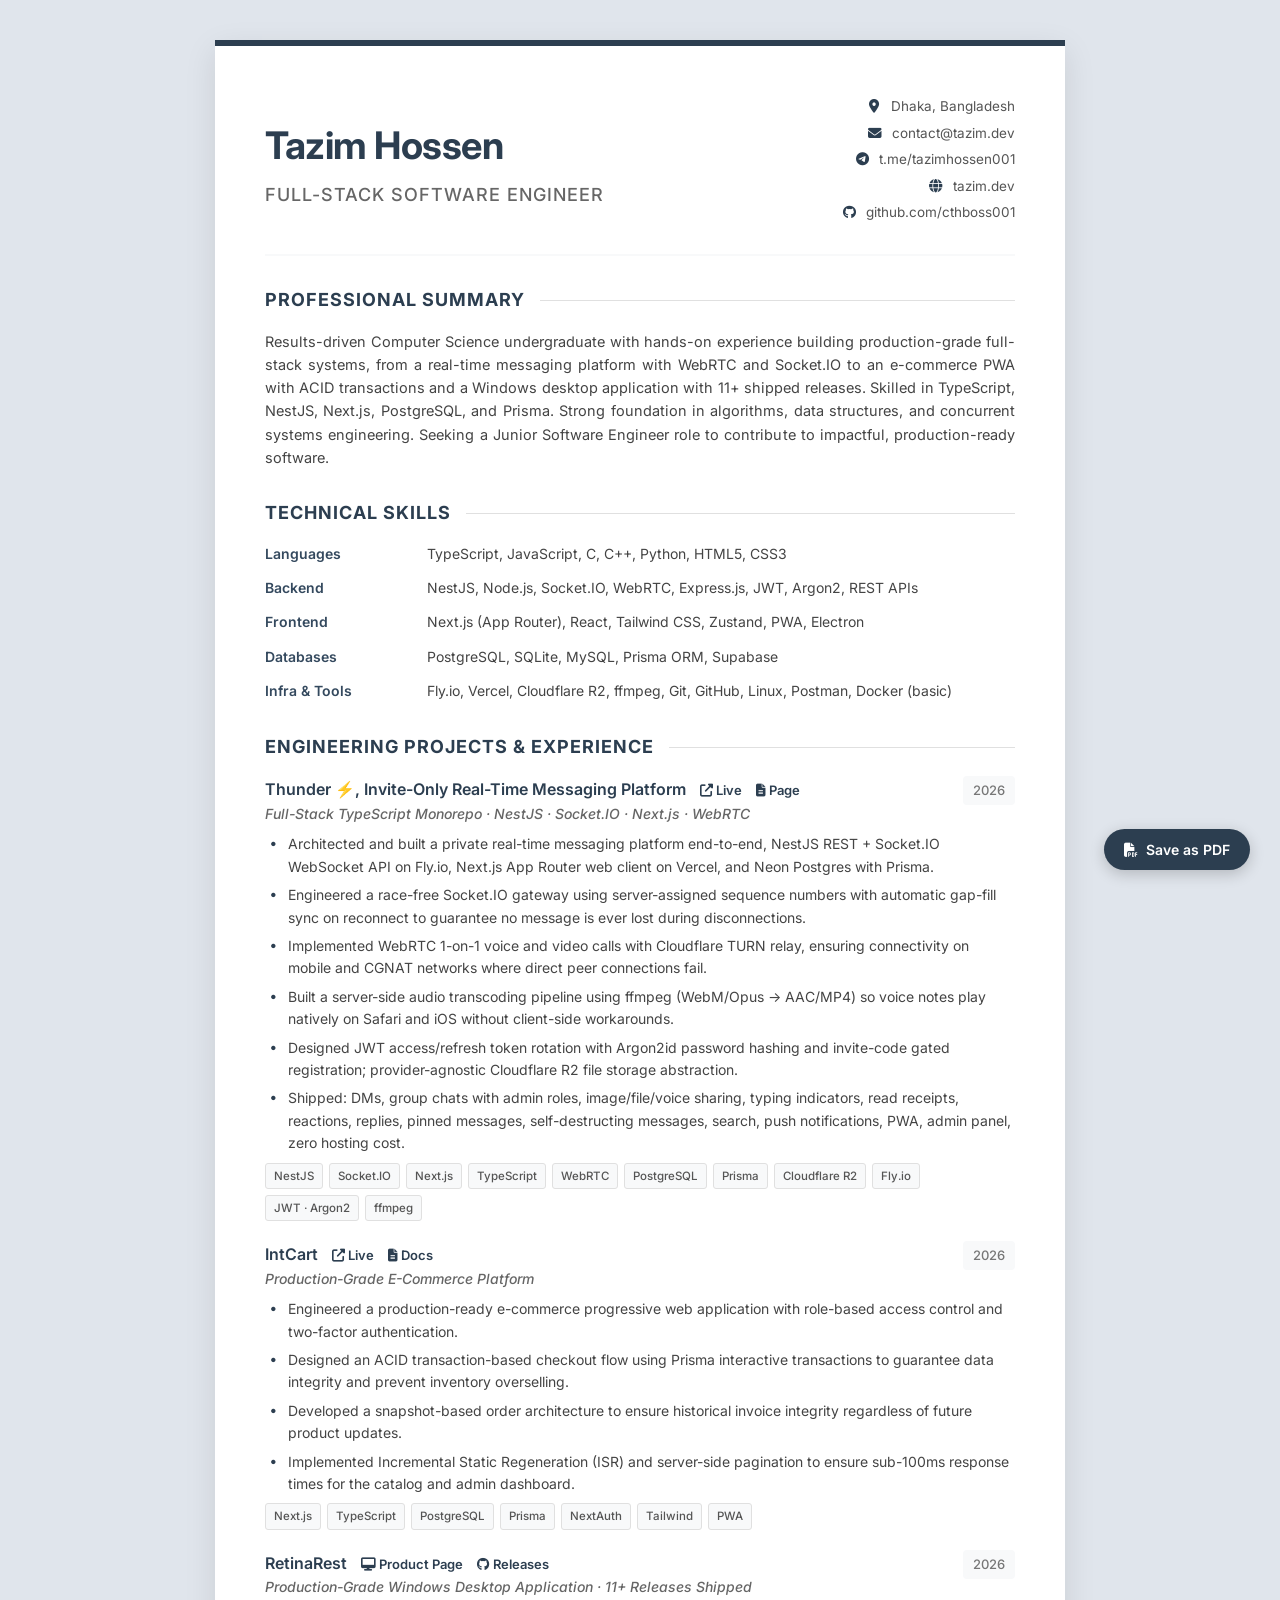
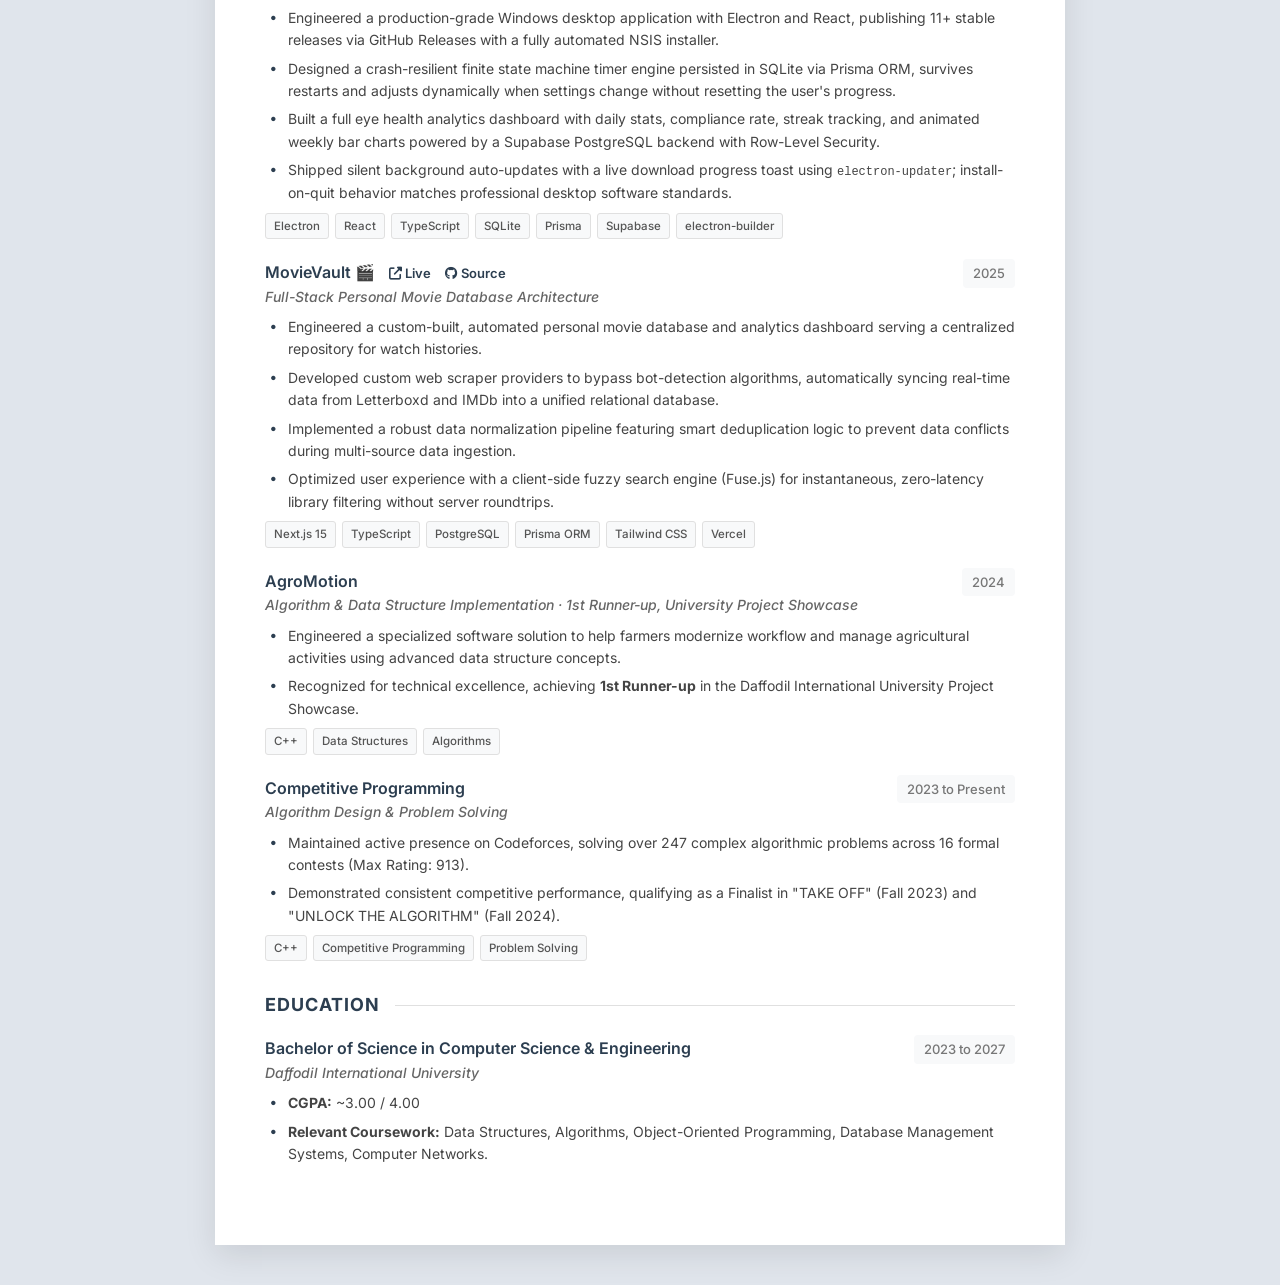
<file: assets/Tazim_Hossen_Resume.html>
<!DOCTYPE html>
<html lang="en">
<head>
    <meta charset="UTF-8">
    <meta name="viewport" content="width=device-width, initial-scale=1.0">
    <link rel="canonical" href="https://tazim.dev/assets/Tazim_Hossen_Resume.html">
    <meta name="description" content="Tazim Hossen's software engineering resume: full-stack web, real-time systems and desktop development experience, skills and education.">
    <title>Tazim Hossen - Resume</title>
    <link href="https://fonts.googleapis.com/css2?family=Inter:wght@400;500;600;700&display=swap" rel="stylesheet">
    <link rel="stylesheet" href="https://cdnjs.cloudflare.com/ajax/libs/font-awesome/6.4.0/css/all.min.css">
    <style>
        :root {
            --primary-color: #2c3e50;
            --secondary-color: #34495e;
            --accent-color: #00D9FF;
            --text-color: #333;
            --light-bg: #f8f9fa;
        }
        
        * {
            box-sizing: border-box;
            margin: 0;
            padding: 0;
        }

        body {
            font-family: 'Inter', sans-serif;
            background-color: #e0e5ec;
            color: var(--text-color);
            line-height: 1.6;
            padding: 40px 20px;
        }

        .resume-container {
            max-width: 850px;
            margin: 0 auto;
            background: #ffffff;
            box-shadow: 0 10px 30px rgba(0,0,0,0.1);
            padding: 50px;
            border-top: 6px solid var(--primary-color);
        }

        /* Header Section */
        .header {
            display: flex;
            justify-content: space-between;
            align-items: center;
            border-bottom: 2px solid var(--light-bg);
            padding-bottom: 25px;
            margin-bottom: 30px;
        }

        .header-main h1 {
            font-size: 38px;
            font-weight: 700;
            color: var(--primary-color);
            margin-bottom: 5px;
            letter-spacing: -0.5px;
        }

        .header-main .title {
            font-size: 18px;
            font-weight: 500;
            color: #666;
            text-transform: uppercase;
            letter-spacing: 1px;
        }

        .contact-info {
            text-align: right;
            font-size: 13.5px;
            color: #555;
        }

        .contact-info p {
            margin-bottom: 5px;
        }

        .contact-info i {
            width: 16px;
            color: var(--primary-color);
            margin-right: 5px;
            text-align: center;
        }

        .contact-info a {
            color: #555;
            text-decoration: none;
            transition: color 0.2s;
        }

        .contact-info a:hover {
            color: var(--primary-color);
        }

        /* Section Styling */
        .section {
            margin-bottom: 30px;
        }

        .section-title {
            font-size: 18px;
            font-weight: 700;
            color: var(--primary-color);
            text-transform: uppercase;
            letter-spacing: 1px;
            margin-bottom: 15px;
            display: flex;
            align-items: center;
        }

        .section-title::after {
            content: "";
            flex: 1;
            height: 1px;
            background: #e0e0e0;
            margin-left: 15px;
        }

        /* Summary */
        .summary {
            font-size: 14.5px;
            color: #444;
            text-align: justify;
        }

        /* Experience & Education Items */
        .item {
            margin-bottom: 20px;
        }

        .item:last-child {
            margin-bottom: 0;
        }

        .item-header {
            display: flex;
            justify-content: space-between;
            align-items: baseline;
            margin-bottom: 8px;
        }

        .item-title {
            font-size: 16px;
            font-weight: 600;
            color: var(--primary-color);
        }

        .item-subtitle {
            font-size: 14px;
            font-weight: 500;
            color: #666;
            font-style: italic;
        }

        .item-date {
            font-size: 13px;
            font-weight: 500;
            color: #777;
            background: var(--light-bg);
            padding: 4px 10px;
            border-radius: 4px;
            white-space: nowrap;
        }

        .item-bullets {
            list-style-type: none;
            padding-left: 5px;
        }

        .item-bullets li {
            font-size: 14px;
            margin-bottom: 6px;
            position: relative;
            padding-left: 18px;
            color: #444;
        }

        .item-bullets li::before {
            content: "•";
            color: var(--primary-color);
            font-weight: bold;
            position: absolute;
            left: 0;
            top: -1px;
        }

        .tech-tags {
            margin-top: 8px;
            display: flex;
            flex-wrap: wrap;
            gap: 6px;
        }

        .tech-tag {
            font-size: 11.5px;
            background: var(--light-bg);
            color: #555;
            padding: 3px 8px;
            border-radius: 3px;
            border: 1px solid #e0e0e0;
            font-weight: 500;
        }

        /* Skills Grid */
        .skills-grid {
            display: grid;
            grid-template-columns: 150px 1fr;
            gap: 12px;
            font-size: 14px;
        }

        .skill-category {
            font-weight: 600;
            color: var(--secondary-color);
        }

        .skill-list {
            color: #444;
        }

        /* Print Styles */
        @media print {
            body {
                background: none;
                padding: 0;
            }
            .resume-container {
                box-shadow: none;
                border: none;
                padding: 0;
                max-width: 100%;
            }
            .item-date {
                background: none;
                border: 1px solid #eee;
            }
            .tech-tag {
                border: 1px solid #ccc;
            }
            .print-button {
                display: none !important;
            }
        }
        
        .print-button {
            position: fixed;
            bottom: 30px;
            right: 30px;
            background: var(--primary-color);
            color: white;
            border: none;
            padding: 12px 20px;
            border-radius: 50px;
            font-size: 14px;
            font-weight: 600;
            cursor: pointer;
            box-shadow: 0 4px 15px rgba(0,0,0,0.2);
            transition: transform 0.2s, background 0.2s;
            display: flex;
            align-items: center;
            gap: 8px;
            font-family: 'Inter', sans-serif;
        }
        .print-button:hover {
            transform: translateY(-2px);
            background: var(--secondary-color);
        }
    </style>
</head>
<body>
    <div class="resume-container">
        <!-- Header -->
        <header class="header">
            <div class="header-main">
                <h1>Tazim Hossen</h1>
                <div class="title">Full-Stack Software Engineer</div>
            </div>
            <div class="contact-info">
                <p><i class="fas fa-map-marker-alt"></i> Dhaka, Bangladesh</p>
                <p><i class="fas fa-envelope"></i> <a href="mailto:contact@tazim.dev">contact@tazim.dev</a></p>
                <p><i class="fab fa-telegram-plane"></i> <a href="https://t.me/tazimhossen001" target="_blank">t.me/tazimhossen001</a></p>
                <p><i class="fas fa-globe"></i> <a href="https://tazim.dev" target="_blank">tazim.dev</a></p>
                <p><i class="fab fa-github"></i> <a href="https://github.com/cthboss001" target="_blank">github.com/cthboss001</a></p>
            </div>
        </header>

        <!-- Summary -->
        <section class="section">
            <h2 class="section-title">Professional Summary</h2>
            <p class="summary">
                Results-driven Computer Science undergraduate with hands-on experience building production-grade full-stack systems, from a real-time messaging platform with WebRTC and Socket.IO to an e-commerce PWA with ACID transactions and a Windows desktop application with 11+ shipped releases. Skilled in TypeScript, NestJS, Next.js, PostgreSQL, and Prisma. Strong foundation in algorithms, data structures, and concurrent systems engineering. Seeking a Junior Software Engineer role to contribute to impactful, production-ready software.
            </p>
        </section>

        <!-- Skills -->
        <section class="section">
            <h2 class="section-title">Technical Skills</h2>
            <div class="skills-grid">
                <div class="skill-category">Languages</div>
                <div class="skill-list">TypeScript, JavaScript, C, C++, Python, HTML5, CSS3</div>

                <div class="skill-category">Backend</div>
                <div class="skill-list">NestJS, Node.js, Socket.IO, WebRTC, Express.js, JWT, Argon2, REST APIs</div>

                <div class="skill-category">Frontend</div>
                <div class="skill-list">Next.js (App Router), React, Tailwind CSS, Zustand, PWA, Electron</div>

                <div class="skill-category">Databases</div>
                <div class="skill-list">PostgreSQL, SQLite, MySQL, Prisma ORM, Supabase</div>

                <div class="skill-category">Infra & Tools</div>
                <div class="skill-list">Fly.io, Vercel, Cloudflare R2, ffmpeg, Git, GitHub, Linux, Postman, Docker (basic)</div>
            </div>
        </section>

        <!-- Projects / Experience -->
        <section class="section">
            <h2 class="section-title">Engineering Projects & Experience</h2>

            <div class="item">
                <div class="item-header">
                    <div>
                        <div class="item-title">
                            Thunder ⚡, Invite-Only Real-Time Messaging Platform
                            <a href="https://www.thunderchat.tech" target="_blank" style="margin-left: 10px; font-size: 13px; color: var(--primary-color); text-decoration: none;"><i class="fas fa-external-link-alt"></i> Live</a>
                            <a href="https://tazim.dev/thunder.html" target="_blank" style="margin-left: 10px; font-size: 13px; color: var(--primary-color); text-decoration: none;"><i class="fas fa-file-alt"></i> Page</a>
                        </div>
                        <div class="item-subtitle">Full-Stack TypeScript Monorepo · NestJS · Socket.IO · Next.js · WebRTC</div>
                    </div>
                    <div class="item-date">2026</div>
                </div>
                <ul class="item-bullets">
                    <li>Architected and built a private real-time messaging platform end-to-end, NestJS REST + Socket.IO WebSocket API on Fly.io, Next.js App Router web client on Vercel, and Neon Postgres with Prisma.</li>
                    <li>Engineered a race-free Socket.IO gateway using server-assigned sequence numbers with automatic gap-fill sync on reconnect to guarantee no message is ever lost during disconnections.</li>
                    <li>Implemented WebRTC 1-on-1 voice and video calls with Cloudflare TURN relay, ensuring connectivity on mobile and CGNAT networks where direct peer connections fail.</li>
                    <li>Built a server-side audio transcoding pipeline using ffmpeg (WebM/Opus → AAC/MP4) so voice notes play natively on Safari and iOS without client-side workarounds.</li>
                    <li>Designed JWT access/refresh token rotation with Argon2id password hashing and invite-code gated registration; provider-agnostic Cloudflare R2 file storage abstraction.</li>
                    <li>Shipped: DMs, group chats with admin roles, image/file/voice sharing, typing indicators, read receipts, reactions, replies, pinned messages, self-destructing messages, search, push notifications, PWA, admin panel, zero hosting cost.</li>
                </ul>
                <div class="tech-tags">
                    <span class="tech-tag">NestJS</span>
                    <span class="tech-tag">Socket.IO</span>
                    <span class="tech-tag">Next.js</span>
                    <span class="tech-tag">TypeScript</span>
                    <span class="tech-tag">WebRTC</span>
                    <span class="tech-tag">PostgreSQL</span>
                    <span class="tech-tag">Prisma</span>
                    <span class="tech-tag">Cloudflare R2</span>
                    <span class="tech-tag">Fly.io</span>
                    <span class="tech-tag">JWT · Argon2</span>
                    <span class="tech-tag">ffmpeg</span>
                </div>
            </div>

            <div class="item">
                <div class="item-header">
                    <div>
                        <div class="item-title">
                            IntCart
                            <a href="https://www.intcart.shop" target="_blank" style="margin-left: 10px; font-size: 13px; color: var(--primary-color); text-decoration: none;"><i class="fas fa-external-link-alt"></i> Live</a>
                            <a href="https://tazim.dev/intcart.html" target="_blank" style="margin-left: 10px; font-size: 13px; color: var(--primary-color); text-decoration: none;"><i class="fas fa-file-alt"></i> Docs</a>
                        </div>
                        <div class="item-subtitle">Production-Grade E-Commerce Platform</div>
                    </div>
                    <div class="item-date">2026</div>
                </div>
                <ul class="item-bullets">
                    <li>Engineered a production-ready e-commerce progressive web application with role-based access control and two-factor authentication.</li>
                    <li>Designed an ACID transaction-based checkout flow using Prisma interactive transactions to guarantee data integrity and prevent inventory overselling.</li>
                    <li>Developed a snapshot-based order architecture to ensure historical invoice integrity regardless of future product updates.</li>
                    <li>Implemented Incremental Static Regeneration (ISR) and server-side pagination to ensure sub-100ms response times for the catalog and admin dashboard.</li>
                </ul>
                <div class="tech-tags">
                    <span class="tech-tag">Next.js</span>
                    <span class="tech-tag">TypeScript</span>
                    <span class="tech-tag">PostgreSQL</span>
                    <span class="tech-tag">Prisma</span>
                    <span class="tech-tag">NextAuth</span>
                    <span class="tech-tag">Tailwind</span>
                    <span class="tech-tag">PWA</span>
                </div>
            </div>

            <div class="item">
                <div class="item-header">
                    <div>
                        <div class="item-title">
                            RetinaRest
                            <a href="https://tazim.dev/retinarest.html" target="_blank" style="margin-left: 10px; font-size: 13px; color: var(--primary-color); text-decoration: none;"><i class="fas fa-desktop"></i> Product Page</a>
                            <a href="https://github.com/cthboss001/Retina-Rest-Releases/releases" target="_blank" style="margin-left: 10px; font-size: 13px; color: var(--primary-color); text-decoration: none;"><i class="fab fa-github"></i> Releases</a>
                        </div>
                        <div class="item-subtitle">Production-Grade Windows Desktop Application · 11+ Releases Shipped</div>
                    </div>
                    <div class="item-date">2026</div>
                </div>
                <ul class="item-bullets">
                    <li>Engineered a production-grade Windows desktop application with Electron and React, publishing 11+ stable releases via GitHub Releases with a fully automated NSIS installer.</li>
                    <li>Designed a crash-resilient finite state machine timer engine persisted in SQLite via Prisma ORM, survives restarts and adjusts dynamically when settings change without resetting the user's progress.</li>
                    <li>Built a full eye health analytics dashboard with daily stats, compliance rate, streak tracking, and animated weekly bar charts powered by a Supabase PostgreSQL backend with Row-Level Security.</li>
                    <li>Shipped silent background auto-updates with a live download progress toast using <code style="font-family:monospace;font-size:12px;">electron-updater</code>; install-on-quit behavior matches professional desktop software standards.</li>
                </ul>
                <div class="tech-tags">
                    <span class="tech-tag">Electron</span>
                    <span class="tech-tag">React</span>
                    <span class="tech-tag">TypeScript</span>
                    <span class="tech-tag">SQLite</span>
                    <span class="tech-tag">Prisma</span>
                    <span class="tech-tag">Supabase</span>
                    <span class="tech-tag">electron-builder</span>
                </div>
            </div>

            <div class="item">
                <div class="item-header">
                    <div>
                        <div class="item-title">
                            MovieVault 🎬
                            <a href="https://movies.tazim.dev" target="_blank" style="margin-left: 10px; font-size: 13px; color: var(--primary-color); text-decoration: none;"><i class="fas fa-external-link-alt"></i> Live</a>
                            <a href="https://github.com/cthboss001/MovieVault" target="_blank" style="margin-left: 10px; font-size: 13px; color: var(--primary-color); text-decoration: none;"><i class="fab fa-github"></i> Source</a>
                        </div>
                        <div class="item-subtitle">Full-Stack Personal Movie Database Architecture</div>
                    </div>
                    <div class="item-date">2025</div>
                </div>
                <ul class="item-bullets">
                    <li>Engineered a custom-built, automated personal movie database and analytics dashboard serving a centralized repository for watch histories.</li>
                    <li>Developed custom web scraper providers to bypass bot-detection algorithms, automatically syncing real-time data from Letterboxd and IMDb into a unified relational database.</li>
                    <li>Implemented a robust data normalization pipeline featuring smart deduplication logic to prevent data conflicts during multi-source data ingestion.</li>
                    <li>Optimized user experience with a client-side fuzzy search engine (Fuse.js) for instantaneous, zero-latency library filtering without server roundtrips.</li>
                </ul>
                <div class="tech-tags">
                    <span class="tech-tag">Next.js 15</span>
                    <span class="tech-tag">TypeScript</span>
                    <span class="tech-tag">PostgreSQL</span>
                    <span class="tech-tag">Prisma ORM</span>
                    <span class="tech-tag">Tailwind CSS</span>
                    <span class="tech-tag">Vercel</span>
                </div>
            </div>

            <div class="item">
                <div class="item-header">
                    <div>
                        <div class="item-title">AgroMotion</div>
                        <div class="item-subtitle">Algorithm & Data Structure Implementation · 1st Runner-up, University Project Showcase</div>
                    </div>
                    <div class="item-date">2024</div>
                </div>
                <ul class="item-bullets">
                    <li>Engineered a specialized software solution to help farmers modernize workflow and manage agricultural activities using advanced data structure concepts.</li>
                    <li>Recognized for technical excellence, achieving <strong>1st Runner-up</strong> in the Daffodil International University Project Showcase.</li>
                </ul>
                <div class="tech-tags">
                    <span class="tech-tag">C++</span>
                    <span class="tech-tag">Data Structures</span>
                    <span class="tech-tag">Algorithms</span>
                </div>
            </div>

            <div class="item">
                <div class="item-header">
                    <div>
                        <div class="item-title">Competitive Programming</div>
                        <div class="item-subtitle">Algorithm Design & Problem Solving</div>
                    </div>
                    <div class="item-date">2023 to Present</div>
                </div>
                <ul class="item-bullets">
                    <li>Maintained active presence on Codeforces, solving over 247 complex algorithmic problems across 16 formal contests (Max Rating: 913).</li>
                    <li>Demonstrated consistent competitive performance, qualifying as a Finalist in "TAKE OFF" (Fall 2023) and "UNLOCK THE ALGORITHM" (Fall 2024).</li>
                </ul>
                <div class="tech-tags">
                    <span class="tech-tag">C++</span>
                    <span class="tech-tag">Competitive Programming</span>
                    <span class="tech-tag">Problem Solving</span>
                </div>
            </div>
        </section>

        <!-- Education -->
        <section class="section">
            <h2 class="section-title">Education</h2>
            <div class="item">
                <div class="item-header">
                    <div>
                        <div class="item-title">Bachelor of Science in Computer Science & Engineering</div>
                        <div class="item-subtitle">Daffodil International University</div>
                    </div>
                    <div class="item-date">2023 to 2027</div>
                </div>
                <ul class="item-bullets">
                    <li><strong>CGPA:</strong> ~3.00 / 4.00</li>
                    <li><strong>Relevant Coursework:</strong> Data Structures, Algorithms, Object-Oriented Programming, Database Management Systems, Computer Networks.</li>
                </ul>
            </div>
        </section>
    </div>
    <button class="print-button" onclick="window.print()">
        <i class="fas fa-file-pdf"></i> Save as PDF
    </button>
</body>
</html>
</file>
<file: css/style.css>
/* ========================================
   Portfolio - CSS
   Theme: classic white and gray, one accent (terracotta)
   Dark is the default; light is an optional toggle.
   ======================================== */

/* ========================================
   CSS Custom Properties
   ======================================== */
:root {
  color-scheme: light;
  /* Accent - used sparingly: links, buttons, active states, key numbers */
  --accent: #8a6d1f;
  --accent-hover: #6f5718;
  --accent-soft: rgba(138, 109, 31, 0.12);

  /* Backgrounds - light theme */
  --bg-primary: #ffffff;
  --bg-secondary: #f6f5f3;
  --bg-tertiary: #ececE8;
  --bg-card: #ffffff;

  /* Text */
  --text-primary: #1c1b1a;
  --text-secondary: #55534e;
  --text-muted: #8c8a84;

  /* UI */
  --border-color: rgba(28, 27, 26, 0.12);
  --shadow-sm: 0 1px 2px rgba(28, 27, 26, 0.06);
  --shadow-md: 0 4px 12px rgba(28, 27, 26, 0.08);
  --shadow-lg: 0 16px 36px rgba(28, 27, 26, 0.12);

  /* Spacing */
  --spacing-xs: 0.25rem;
  --spacing-sm: 0.75rem;
  --spacing-md: 1.25rem;
  --spacing-lg: 2rem;
  --spacing-xl: 3.5rem;

  /* Border Radius */
  --radius-sm: 3px;
  --radius-md: 6px;
  --radius-lg: 10px;
  --radius-xl: 14px;
  --radius-full: 50%;

  /* Transitions */
  --transition-fast: 0.2s ease;
  --transition-base: 0.3s ease;
  --transition-slow: 0.5s ease;

  /* Fonts */
  --font-primary: 'Archivo', sans-serif;
  --font-headings: 'Archivo', sans-serif;
}

/* Dark theme, selected by default in the page markup */
[data-theme="dark"] {
  color-scheme: dark;
  --accent: #d4a83f;
  --accent-hover: #e0b856;
  --accent-soft: rgba(212, 168, 63, 0.18);

  --bg-primary: #171615;
  --bg-secondary: #1f1e1b;
  --bg-tertiary: #292824;
  --bg-card: #1f1e1b;

  --text-primary: #f2f0ec;
  --text-secondary: #b6b3ab;
  --text-muted: #817e75;

  --border-color: rgba(242, 240, 236, 0.12);
  --shadow-sm: 0 1px 2px rgba(0, 0, 0, 0.3);
  --shadow-md: 0 4px 14px rgba(0, 0, 0, 0.35);
  --shadow-lg: 0 18px 40px rgba(0, 0, 0, 0.45);
}

/* ========================================
   Base Styles
   ======================================== */
* {
  margin: 0;
  padding: 0;
  box-sizing: border-box;
}

html {
  scroll-behavior: smooth;
  scroll-padding-top: 80px;
}

body {
  font-family: var(--font-primary);
  background-color: var(--bg-primary);
  color: var(--text-primary);
  line-height: 1.6;
  overflow-x: hidden;
  transition: background-color var(--transition-base), color var(--transition-base);
}

.container {
  max-width: 1200px;
  margin: 0 auto;
  padding: 0 var(--spacing-md);
}

.section {
  padding: var(--spacing-xl) 0;
  position: relative;
}

/* ========================================
   Typography
   ======================================== */
h1, h2, h3, h4, h5, h6 {
  font-family: var(--font-headings);
  font-weight: 600;
  line-height: 1.2;
}

.section-title {
  font-size: 1.9rem;
  margin-bottom: 1.5rem;
  display: flex;
  align-items: center;
  gap: 0.75rem;
  color: var(--text-primary);
}

.title-number {
  font-size: 1.4rem;
  color: var(--accent);
  font-weight: 600;
  font-family: var(--font-headings);
}

.title-line {
  flex: 1;
  height: 1px;
  background: var(--border-color);
}

/* ========================================
   Buttons
   ======================================== */
.btn {
  display: inline-flex;
  align-items: center;
  gap: 0.4rem;
  padding: 0.65rem 1.35rem;
  border-radius: var(--radius-md);
  font-weight: 600;
  text-decoration: none;
  transition: all var(--transition-base);
  cursor: pointer;
  border: none;
  font-size: 0.9rem;
  font-family: var(--font-primary);
}

.btn-primary {
  background: var(--accent);
  color: white;
  box-shadow: var(--shadow-sm);
}

.btn-primary:hover {
  background: var(--accent-hover);
  transform: translateY(-2px);
  box-shadow: var(--shadow-md);
}

.btn-secondary {
  background: transparent;
  color: var(--accent);
  border: 1.5px solid var(--accent);
}

.btn-secondary:hover {
  background: var(--accent);
  color: white;
}

/* ========================================
   Navigation Bar
   ======================================== */
.navbar {
  position: fixed;
  top: 0;
  left: 0;
  right: 0;
  z-index: 1000;
  background: var(--bg-primary);
  border-bottom: 1px solid var(--border-color);
  transition: all var(--transition-base);
}

.navbar.scrolled {
  box-shadow: var(--shadow-sm);
}

.nav-container {
  display: flex;
  justify-content: space-between;
  align-items: center;
  padding: 1rem var(--spacing-md);
}

.logo {
  font-size: 1.5rem;
  font-weight: 600;
  text-decoration: none;
  color: var(--text-primary);
  font-family: var(--font-headings);
  display: flex;
  align-items: center;
  gap: 0.25rem;
}

.logo-bracket {
  color: var(--accent);
  font-weight: 700;
}

.logo-text {
  font-family: 'Courier New', monospace;
  font-size: 0.95em;
  color: var(--accent);
  letter-spacing: -0.02em;
}

.nav-menu {
  display: flex;
  list-style: none;
  gap: 2rem;
}

.nav-link {
  color: var(--text-secondary);
  text-decoration: none;
  font-weight: 500;
  transition: color var(--transition-fast);
  position: relative;
  padding: 0.5rem 0;
}

.nav-link::after {
  content: '';
  position: absolute;
  bottom: 0;
  left: 0;
  width: 0;
  height: 2px;
  background: var(--accent);
  transition: width var(--transition-base);
}

.nav-link:hover,
.nav-link.active {
  color: var(--accent);
}

.nav-link:hover::after,
.nav-link.active::after {
  width: 100%;
}

.nav-actions {
  display: flex;
  align-items: center;
  gap: 1rem;
}

.theme-toggle {
  background: var(--bg-tertiary);
  border: 1px solid var(--border-color);
  color: var(--text-primary);
  width: 40px;
  height: 40px;
  border-radius: var(--radius-md);
  cursor: pointer;
  display: flex;
  align-items: center;
  justify-content: center;
  transition: all var(--transition-base);
}

.theme-toggle:hover {
  background: var(--accent);
  border-color: var(--accent);
  color: white;
}

.hamburger {
  display: none;
  flex-direction: column;
  gap: 5px;
  background: transparent;
  border: none;
  cursor: pointer;
  padding: 5px;
}

.hamburger span {
  width: 25px;
  height: 3px;
  background: var(--text-primary);
  border-radius: 2px;
  transition: all var(--transition-base);
}

.hamburger.active span:nth-child(1) {
  transform: rotate(45deg) translateY(8px);
}

.hamburger.active span:nth-child(2) {
  opacity: 0;
}

.hamburger.active span:nth-child(3) {
  transform: rotate(-45deg) translateY(-8px);
}

/* ========================================
   Hero Section
   ======================================== */
.hero {
  min-height: unset;
  display: flex;
  align-items: center;
  justify-content: center;
  position: relative;
  padding: 90px 0 3rem;
  overflow: hidden;
}

.hero-background {
  position: absolute;
  top: 0;
  left: 0;
  right: 0;
  bottom: 0;
  background: linear-gradient(180deg, var(--bg-secondary) 0%, var(--bg-primary) 65%);
  z-index: -1;
}

.hero-container {
  width: 100%;
  position: relative;
  z-index: 1;
}

.hero-content {
  display: grid;
  grid-template-columns: minmax(0, 1fr) minmax(0, 430px);
  gap: clamp(2.5rem, 6vw, 6rem);
  align-items: center;
}

.hero-text {
  animation: fadeInLeft 1s ease-out;
}

.hero-greeting {
  font-size: 1.25rem;
  color: var(--text-secondary);
  margin-bottom: 0.5rem;
}

.hero-name {
  font-size: 3.1rem;
  margin-bottom: 0.6rem;
  color: var(--text-primary);
  position: relative;
  display: inline-block;
}

.hero-name::after {
  content: '';
  position: absolute;
  left: 0;
  bottom: -4px;
  width: 100%;
  height: 3px;
  background: var(--accent);
  border-radius: 2px;
}

.hero-title {
  font-size: 1.4rem;
  color: var(--text-secondary);
  margin-bottom: 0.9rem;
  min-height: 2rem;
  display: flex;
  align-items: center;
  font-family: var(--font-headings);
}

.typing-text {
  color: var(--accent);
}

.cursor {
  color: var(--text-primary);
  animation: blink 1s infinite;
}

@keyframes blink {
  0%, 50% { opacity: 1; }
  51%, 100% { opacity: 0; }
}

.hero-description {
  font-size: 1rem;
  color: var(--text-secondary);
  margin-bottom: 1.25rem;
  max-width: 600px;
}

.hero-buttons {
  display: flex;
  gap: 0.75rem;
  margin-bottom: 1.25rem;
  flex-wrap: wrap;
}

.hero-social {
  display: flex;
  gap: 1rem;
}

.social-icon {
  width: 45px;
  height: 45px;
  display: flex;
  align-items: center;
  justify-content: center;
  background: var(--bg-tertiary);
  border: 1px solid var(--border-color);
  border-radius: var(--radius-md);
  color: var(--text-primary);
  text-decoration: none;
  font-size: 1.25rem;
  transition: all var(--transition-base);
}

.social-icon:hover {
  background: var(--accent);
  border-color: var(--accent);
  color: white;
  transform: translateY(-3px);
  box-shadow: var(--shadow-md);
}

.hero-image {
  display: flex;
  justify-content: center;
  min-width: 0;
}

.portrait {
  position: relative;
  width: 100%;
  max-width: 430px;
  margin: 0;
  padding: 0 12px 20px 0;
  isolation: isolate;
  animation: fadeInRight 0.8s ease-out;
}

.portrait::before {
  content: '';
  position: absolute;
  inset: 12% -15% 0;
  z-index: -1;
  background: radial-gradient(ellipse, var(--accent-soft), transparent 68%);
  pointer-events: none;
}

.portrait-kicker {
  display: flex;
  align-items: center;
  gap: 0.65rem;
  margin-bottom: 1rem;
  color: var(--text-secondary);
  font-size: 0.65rem;
  font-weight: 500;
  text-transform: uppercase;
  letter-spacing: 0.16em;
}

.portrait-kicker > span {
  width: 24px;
  height: 1px;
  background: var(--accent);
}

.portrait-card {
  position: relative;
  border: 1px solid var(--border-color);
  border-radius: 88px 14px 14px 14px;
  background: var(--bg-card);
  box-shadow: var(--shadow-lg);
}

.portrait-card::before {
  content: '';
  position: absolute;
  inset: 13px -13px -13px 13px;
  z-index: -1;
  border: 1px solid var(--accent);
  border-radius: inherit;
  opacity: 0.45;
  transition: transform var(--transition-base);
}

.image-wrapper {
  width: 100%;
  aspect-ratio: 1;
  overflow: hidden;
  border-radius: 87px 13px 0 0;
  background: var(--bg-tertiary);
}

.image-wrapper img {
  display: block;
  width: 100%;
  height: 100%;
  object-fit: cover;
  transition: transform 0.6s ease;
}

.portrait-card:hover .image-wrapper img {
  transform: scale(1.035);
}

.portrait-card:hover::before {
  transform: translate(3px, 3px);
}

.portrait-caption {
  display: flex;
  align-items: flex-end;
  justify-content: space-between;
  gap: 1rem;
  padding: 1.15rem 1.25rem;
  text-align: left;
}

.portrait-caption p {
  color: var(--text-primary);
  font-size: 1.05rem;
  font-weight: 600;
  line-height: 1.4;
  letter-spacing: -0.02em;
}

.portrait-caption p > span {
  color: var(--accent);
}

.portrait-location {
  display: flex;
  align-items: center;
  gap: 0.35rem;
  padding-bottom: 0.15rem;
  color: var(--text-secondary);
  font-size: 0.63rem;
  white-space: nowrap;
}

.portrait-location i {
  color: var(--accent);
}

.portrait-coordinate {
  position: absolute;
  right: 26px;
  bottom: -0.6rem;
  color: var(--text-muted);
  font-family: monospace;
  font-size: 0.65rem;
  letter-spacing: 0.05em;
}

.scroll-indicator {
  display: none;
}

.scroll-indicator a {
  color: var(--accent);
  font-size: 2rem;
  text-decoration: none;
}

@keyframes bounce {
  0%, 100% { transform: translateX(-50%) translateY(0); }
  50% { transform: translateX(-50%) translateY(-10px); }
}

@keyframes fadeInLeft {
  from {
    opacity: 0;
    transform: translateX(-50px);
  }
  to {
    opacity: 1;
    transform: translateX(0);
  }
}

@keyframes fadeInRight {
  from {
    opacity: 0;
    transform: translateX(50px);
  }
  to {
    opacity: 1;
    transform: translateX(0);
  }
}

/* ========================================
   About Section
   ======================================== */
.about {
  position: relative;
  background: var(--bg-secondary);
}

.about::before {
  content: '';
  position: absolute;
  inset: 0;
  background-image: radial-gradient(circle, var(--border-color) 1px, transparent 1px);
  background-size: 28px 28px;
  pointer-events: none;
  z-index: 0;
}

.about .container { position: relative; z-index: 1; }

.about-content {
  display: grid;
  grid-template-columns: 220px 1fr;
  gap: 2.5rem;
  align-items: start;
}

/* Image, circular with corner bracket decorators */
.about-image {
  display: flex;
  justify-content: center;
}

.about-image-wrapper {
  position: relative;
  width: 200px;
  height: 200px;
}

.about-monogram {
  width: 100%;
  height: 100%;
  display: flex;
  align-items: center;
  justify-content: center;
  border-radius: 50%;
  background: var(--bg-tertiary);
  border: 1px solid var(--border-color);
  color: var(--accent);
  font-family: var(--font-headings);
  font-weight: 700;
  font-size: 3.2rem;
  letter-spacing: 0.02em;
  position: relative;
  z-index: 3;
  box-sizing: border-box;
}

/* Bracket corners */
.about-image-border {
  position: absolute;
  inset: -14px;
  z-index: 4;
  pointer-events: none;
}

.about-image-border::before,
.about-image-border::after {
  content: '';
  position: absolute;
  width: 18px;
  height: 18px;
  border-color: var(--text-muted);
  border-style: solid;
  transition: all var(--transition-base);
}

.about-image-border::before {
  top: 0; left: 0;
  border-width: 2px 0 0 2px;
  border-radius: 3px 0 0 0;
}

.about-image-border::after {
  bottom: 0; right: 0;
  border-width: 0 2px 2px 0;
  border-radius: 0 0 3px 0;
}

.about-image-wrapper:hover .about-image-border::before,
.about-image-wrapper:hover .about-image-border::after {
  border-color: var(--accent);
  width: 24px;
  height: 24px;
}

/* Text side */
.about-bio,
.about-objective {
  margin-bottom: 0.75rem;
  color: var(--text-secondary);
  line-height: 1.65;
  font-size: 0.95rem;
}

/* Highlight first letter of bio */
.about-bio::first-letter {
  font-size: 2.2em;
  font-weight: 600;
  font-family: var(--font-headings);
  float: left;
  line-height: 0.85;
  margin: 0.05em 0.08em 0 0;
  color: var(--accent);
}

/* Info cards */
.about-info {
  display: grid;
  grid-template-columns: repeat(3, 1fr);
  gap: 0.6rem;
  margin-top: 1rem;
}

.info-card {
  background: var(--bg-card);
  padding: 0.7rem 0.9rem;
  border-radius: var(--radius-md);
  border: 1px solid var(--border-color);
  display: flex;
  gap: 0.6rem;
  align-items: center;
  transition: all var(--transition-base);
}

.info-card:hover {
  border-color: var(--accent);
  box-shadow: var(--shadow-sm);
}

.info-card i {
  font-size: 1.1rem;
  color: var(--accent);
  flex-shrink: 0;
}

.info-card div {
  display: flex;
  flex-direction: column;
  min-width: 0;
}

.info-label {
  font-size: 0.7rem;
  color: var(--text-muted);
  margin-bottom: 0.1rem;
  text-transform: uppercase;
  letter-spacing: 0.05em;
}

.info-value {
  font-weight: 600;
  font-size: 0.82rem;
  color: var(--text-primary);
  white-space: nowrap;
  overflow: hidden;
  text-overflow: ellipsis;
  font-variant-numeric: tabular-nums;
}

@media (max-width: 1024px) {
  .about-content {
    grid-template-columns: 1fr;
  }
  .about-info {
    grid-template-columns: repeat(3, 1fr);
  }
}

@media (max-width: 600px) {
  .about-info {
    grid-template-columns: 1fr;
  }
  .about-image-wrapper {
    width: 160px;
    height: 160px;
  }
}

/* ========================================
   Education Section
   ======================================== */
.education-timeline {
  position: relative;
  padding-left: 2rem;
}

.education-timeline::before {
  content: '';
  position: absolute;
  left: 0;
  top: 0;
  bottom: 0;
  width: 2px;
  background: var(--border-color);
}

.education-item {
  position: relative;
  margin-bottom: 1.5rem;
  padding-left: 2rem;
}

.education-item::before {
  content: '';
  position: absolute;
  left: -2.45rem;
  top: 0.2rem;
  width: 14px;
  height: 14px;
  border-radius: 50%;
  background: var(--bg-primary);
  border: 3px solid var(--accent);
  z-index: 2;
}

.education-card {
  background: var(--bg-card);
  padding: 1.1rem 1.4rem;
  border-radius: var(--radius-lg);
  border: 1px solid var(--border-color);
  transition: all var(--transition-base);
}

.education-card:hover {
  transform: translateX(10px);
  box-shadow: var(--shadow-lg);
  border-color: var(--accent);
}

.education-header {
  display: flex;
  align-items: start;
  gap: 1rem;
  margin-bottom: 1rem;
}

.education-logo {
  font-size: 2.5rem;
}

.education-info h3 {
  font-size: 1.1rem;
  margin-bottom: 0.25rem;
  color: var(--text-primary);
}

.education-institution {
  color: var(--accent);
  font-weight: 600;
  margin-bottom: 0.25rem;
}

.education-meta {
  display: flex;
  gap: 1rem;
  flex-wrap: wrap;
  color: var(--text-muted);
  font-size: 0.875rem;
}

.education-meta span {
  display: flex;
  align-items: center;
  gap: 0.5rem;
}

.education-cgpa {
  color: var(--accent-hover);
  background: var(--accent-soft);
  font-weight: 700;
  font-size: 0.9rem;
  padding: 0.15rem 0.55rem;
  border-radius: var(--radius-sm);
  font-variant-numeric: tabular-nums;
}

.education-achievements {
  margin-top: 0.6rem;
  padding-top: 0.6rem;
  border-top: 1px solid var(--border-color);
}

.education-achievements ul {
  list-style: none;
  padding: 0;
}

.education-achievements li {
  padding: 0.25rem 0;
  font-size: 0.87rem;
  color: var(--text-secondary);
  position: relative;
  padding-left: 1.5rem;
}

.education-achievements li::before {
  content: '\2013';
  position: absolute;
  left: 0;
  color: var(--accent);
  font-weight: 700;
}

/* ========================================
   Skills Section
   ======================================== */
.skills-container {
  display: grid;
  grid-template-columns: repeat(auto-fit, minmax(340px, 1fr));
  gap: 1.25rem;
}

.skill-category {
  background: var(--bg-card);
  padding: 1.25rem 1.5rem;
  border-radius: var(--radius-lg);
  border: 1px solid var(--border-color);
  transition: all var(--transition-base);
}

.skill-category:hover {
  box-shadow: var(--shadow-md);
  border-color: var(--accent);
}

.category-title {
  font-size: 1rem;
  margin-bottom: 0.875rem;
  display: flex;
  align-items: center;
  gap: 0.5rem;
  color: var(--text-primary);
  text-transform: uppercase;
  letter-spacing: 0.05em;
  font-family: var(--font-primary);
  font-weight: 700;
}

.category-title i {
  color: var(--accent);
  font-size: 0.9rem;
}

.skills-grid {
  display: flex;
  flex-wrap: wrap;
  gap: 0.5rem;
}

.skill-card {
  background: var(--bg-secondary);
  padding: 0.4rem 0.75rem;
  border-radius: var(--radius-sm);
  border: 1px solid var(--border-color);
  transition: all var(--transition-base);
  position: relative;
  overflow: hidden;
}

.skill-card:hover {
  transform: translateY(-3px);
  box-shadow: var(--shadow-sm);
  border-color: var(--accent);
}

.skill-header {
  display: flex;
  justify-content: space-between;
  align-items: center;
  margin-bottom: 0;
  gap: 0.5rem;
}

.skill-name {
  display: flex;
  align-items: center;
  gap: 0.4rem;
  font-weight: 500;
  font-size: 0.85rem;
  color: var(--text-primary);
}

.skill-name i {
  color: var(--accent);
  font-size: 0.9rem;
}

.skill-level {
  font-weight: 700;
  color: var(--accent);
  font-variant-numeric: tabular-nums;
}

.skill-progress {
  width: 100%;
  height: 5px;
  background: var(--bg-tertiary);
  border-radius: 3px;
  overflow: hidden;
}

.skill-progress-bar {
  height: 100%;
  background: var(--accent);
  border-radius: 3px;
  transition: width 1s ease;
  width: 0;
}

.skill-card:hover .skill-progress-bar {
  width: var(--skill-width);
}

/* ========================================
   Projects Section
   ======================================== */
.project-filters {
  display: flex;
  justify-content: center;
  gap: 1rem;
  margin-bottom: var(--spacing-lg);
  flex-wrap: wrap;
}

.filter-btn {
  padding: 0.65rem 1.4rem;
  background: transparent;
  border: 1px solid var(--border-color);
  border-radius: var(--radius-md);
  color: var(--text-secondary);
  cursor: pointer;
  font-weight: 600;
  transition: all var(--transition-base);
}

.filter-btn:hover,
.filter-btn.active {
  background: var(--accent);
  color: white;
  border-color: var(--accent);
}

.projects-grid {
  display: grid;
  grid-template-columns: repeat(auto-fit, minmax(300px, 1fr));
  gap: 1.25rem;
}

.project-card {
  background: var(--bg-card);
  border-radius: var(--radius-lg);
  border: 1px solid var(--border-color);
  overflow: hidden;
  transition: all var(--transition-base);
  opacity: 1;
  transform: scale(1);
  display: flex;
  flex-direction: column;
  height: 100%;
}

.project-card.hidden {
  display: none;
}

.project-card:hover {
  transform: translateY(-6px);
  box-shadow: var(--shadow-lg);
  border-color: var(--accent);
}

.project-image {
  width: 100%;
  height: 160px;
  flex-shrink: 0;
  overflow: hidden;
  position: relative;
}

.project-image img {
  width: 100%;
  height: 100%;
  object-fit: cover;
  transition: transform var(--transition-slow);
}

.project-card:hover .project-image img {
  transform: scale(1.06);
}

.project-overlay {
  position: absolute;
  top: 0;
  left: 0;
  right: 0;
  bottom: 0;
  background: rgba(28, 27, 26, 0.72);
  opacity: 0;
  display: flex;
  align-items: center;
  justify-content: center;
  gap: 1rem;
  transition: opacity var(--transition-base);
}

.project-card:hover .project-overlay {
  opacity: 1;
}

.project-link {
  width: 45px;
  height: 45px;
  background: white;
  color: var(--accent);
  border-radius: var(--radius-md);
  display: flex;
  align-items: center;
  justify-content: center;
  text-decoration: none;
  font-size: 1.25rem;
  transition: all var(--transition-fast);
}

.project-link:hover {
  transform: scale(1.1);
}

.project-content {
  padding: 1rem;
  display: flex;
  flex-direction: column;
  flex-grow: 1;
}

.project-title {
  font-size: 1.1rem;
  margin-bottom: 0.4rem;
  color: var(--text-primary);
  display: flex;
  justify-content: space-between;
  align-items: center;
  flex-wrap: wrap;
  gap: 8px;
}

.flagship-badge {
  font-size: 0.72rem;
  background: var(--text-primary);
  color: var(--bg-primary);
  padding: 4px 10px;
  border-radius: 50px;
  font-weight: 700;
  display: inline-flex;
  align-items: center;
  gap: 4px;
  text-transform: uppercase;
  letter-spacing: 0.5px;
}

.flagship-card {
  border: 1.5px solid var(--accent);
}

.flagship-card:hover {
  box-shadow: var(--shadow-lg);
}

.project-description {
  color: var(--text-secondary);
  margin-bottom: 0.75rem;
  font-size: 0.85rem;
  line-height: 1.55;
  display: -webkit-box;
  -webkit-line-clamp: 3;
  -webkit-box-orient: vertical;
  overflow: hidden;
}

.project-technologies {
  display: flex;
  flex-wrap: wrap;
  gap: 0.5rem;
  margin-top: auto;
}

.tech-badge {
  padding: 0.25rem 0.75rem;
  background: var(--bg-secondary);
  border: 1px solid var(--border-color);
  border-radius: var(--radius-sm);
  color: var(--text-secondary);
  font-size: 0.875rem;
  font-weight: 500;
}

/* ========================================
   Experience Section
   ======================================== */
.experience-timeline {
  position: relative;
  padding-left: 2rem;
}

.experience-timeline::before {
  content: '';
  position: absolute;
  left: 0;
  top: 0;
  bottom: 0;
  width: 2px;
  background: var(--border-color);
}

.experience-item {
  position: relative;
  margin-bottom: 1.75rem;
  padding-left: 2rem;
}

.experience-item::before {
  content: '';
  position: absolute;
  left: -2.45rem;
  top: 0.2rem;
  width: 14px;
  height: 14px;
  border-radius: 50%;
  background: var(--bg-primary);
  border: 3px solid var(--accent);
  z-index: 2;
}

.experience-card {
  background: var(--bg-card);
  padding: 1.25rem 1.5rem;
  border-radius: var(--radius-md);
  border: 1px solid var(--border-color);
  transition: all var(--transition-base);
}

.experience-card:hover {
  transform: translateX(10px);
  box-shadow: var(--shadow-lg);
  border-color: var(--accent);
}

.experience-header {
  margin-bottom: 1rem;
}

.experience-role {
  font-size: 1.05rem;
  margin-bottom: 0.3rem;
  color: var(--text-primary);
}

.experience-company {
  color: var(--accent);
  font-weight: 600;
  font-size: 0.875rem;
  margin-bottom: 0.3rem;
}

.experience-meta {
  display: flex;
  gap: 1rem;
  flex-wrap: wrap;
  color: var(--text-muted);
  font-size: 0.78rem;
}

.experience-meta span {
  display: flex;
  align-items: center;
  gap: 0.5rem;
}

.experience-type {
  padding: 0.25rem 0.75rem;
  background: var(--bg-secondary);
  border-radius: var(--radius-sm);
  color: var(--text-secondary);
  font-weight: 600;
}

.experience-responsibilities {
  margin-top: 0.6rem;
  padding-top: 0.6rem;
  border-top: 1px solid var(--border-color);
}

.experience-responsibilities ul {
  list-style: none;
  padding: 0;
}

.experience-responsibilities li {
  padding: 0.3rem 0;
  font-size: 0.85rem;
  color: var(--text-secondary);
  position: relative;
  padding-left: 1.5rem;
}

.experience-responsibilities li::before {
  content: '\2013';
  position: absolute;
  left: 0;
  color: var(--accent);
  font-weight: 700;
}

.experience-technologies {
  display: flex;
  flex-wrap: wrap;
  gap: 0.5rem;
  margin-top: 1rem;
}

/* ========================================
   Certifications Section
   ======================================== */
.certifications-grid {
  display: grid;
  grid-template-columns: repeat(3, minmax(0, 1fr));
  gap: 1rem;
  align-items: stretch;
  justify-items: center;
}

.certification-card {
  background: var(--bg-card);
  padding: 1rem 1.1rem;
  border-radius: var(--radius-lg);
  border: 1px solid var(--border-color);
  border-top: 3px solid var(--border-color);
  text-align: left;
  transition: all var(--transition-base);
  position: relative;
  overflow: hidden;
  display: flex;
  flex-direction: column;
  width: 100%;
  max-width: 380px;
  height: 100%;
  line-height: 1.45;
}

.certification-card:hover {
  transform: translateY(-8px);
  box-shadow: var(--shadow-lg);
  border-top-color: var(--accent);
}

.certification-icon {
  font-size: 1.5rem;
  margin-bottom: 0.6rem;
  color: var(--accent);
}

.certification-name {
  font-size: 1rem;
  margin-bottom: 0.25rem;
  color: var(--text-primary);
  line-height: 1.25;
}

.certification-issuer {
  color: var(--text-secondary);
  font-size: 0.8rem;
  font-weight: 600;
  margin-bottom: 0.2rem;
  line-height: 1.3;
}

.certification-date {
  color: var(--text-muted);
  font-size: 0.7rem;
  margin-bottom: 0.6rem;
  line-height: 1.2;
}

.certification-description {
  color: var(--text-secondary);
  font-size: 0.8rem;
  line-height: 1.45;
  margin: 0 0 0.6rem;
}

.certification-links {
  display: flex;
  flex-direction: column;
  align-items: flex-start;
  gap: 0.5rem;
  margin-top: auto;
}

.certification-link {
  display: inline-flex;
  align-items: center;
  justify-content: flex-start;
  gap: 0.375rem;
  color: var(--accent);
  text-decoration: none;
  font-size: 0.875rem;
  font-weight: 500;
  line-height: 1.4;
  transition: all var(--transition-fast);
}

.certification-link i {
  font-size: 0.75rem;
  opacity: 0.75;
}

.certification-link:hover {
  color: var(--accent-hover);
  transform: translateX(3px);
}

/* ========================================
   Contact Section
   ======================================== */
.contact-content {
  display: grid;
  grid-template-columns: 1fr 1.5fr;
  gap: var(--spacing-lg);
}

.contact-info h3 {
  font-size: 1.6rem;
  margin-bottom: 0.5rem;
  color: var(--text-primary);
}

.contact-info p {
  color: var(--text-secondary);
  margin-bottom: 1rem;
  font-size: 0.92rem;
  line-height: 1.6;
}

.connect-cta {
  margin-bottom: clamp(1.25rem, 3vw, 1.8rem);
}

.contact-details {
  margin-bottom: 2rem;
}

.contact-item {
  display: flex;
  gap: 1rem;
  padding: 1.25rem;
  background: var(--bg-card);
  border-radius: var(--radius-md);
  border: 1px solid var(--border-color);
  margin-bottom: 1rem;
  transition: all var(--transition-base);
}

.contact-item:hover {
  border-color: var(--accent);
  transform: translateX(5px);
}

.contact-item i {
  font-size: 1.5rem;
  color: var(--accent);
}

.contact-item div {
  display: flex;
  flex-direction: column;
}

.contact-label {
  font-size: 0.875rem;
  color: var(--text-muted);
  margin-bottom: 0.25rem;
}

.contact-value {
  font-weight: 600;
  color: var(--text-primary);
  text-decoration: none;
}

.contact-value:hover {
  color: var(--accent);
}

.contact-social {
  display: flex;
  gap: 1rem;
}

.contact-form {
  background: var(--bg-card);
  padding: 2rem;
  border-radius: var(--radius-lg);
  border: 1px solid var(--border-color);
}

.form-group {
  margin-bottom: 1.5rem;
}

.form-group label {
  display: block;
  margin-bottom: 0.5rem;
  color: var(--text-primary);
  font-weight: 600;
}

.form-group input,
.form-group textarea {
  width: 100%;
  padding: 0.875rem;
  background: var(--bg-secondary);
  border: 1px solid var(--border-color);
  border-radius: var(--radius-md);
  color: var(--text-primary);
  font-family: var(--font-primary);
  font-size: 1rem;
  transition: all var(--transition-base);
}

.form-group input:focus,
.form-group textarea:focus {
  outline: none;
  border-color: var(--accent);
  box-shadow: 0 0 0 3px var(--accent-soft);
}

.form-group textarea {
  resize: vertical;
  min-height: 120px;
}

.error-message {
  display: block;
  color: #b3261e;
  font-size: 0.875rem;
  margin-top: 0.5rem;
}

.form-status {
  margin-top: 1rem;
  padding: 1rem;
  border-radius: var(--radius-md);
  text-align: center;
  font-weight: 600;
  display: none;
}

.form-status.success {
  background: var(--accent-soft);
  color: var(--accent-hover);
  border: 1px solid var(--accent);
  display: block;
}

.form-status.error {
  background: rgba(179, 38, 30, 0.08);
  color: #b3261e;
  border: 1px solid #b3261e;
  display: block;
}

/* ========================================
   Footer
   ======================================== */
.footer {
  background: var(--bg-secondary);
  border-top: 1px solid var(--border-color);
  padding: 0 0 1rem;
  position: relative;
}

/* Motto banner */
.footer-motto {
  border-bottom: 1px solid var(--border-color);
  padding: 1.1rem 0;
  text-align: center;
}

.footer-motto-text {
  font-size: 0.82rem;
  color: var(--text-muted);
  font-style: italic;
  letter-spacing: 0.02em;
  font-family: var(--font-headings);
}

/* Main row */
.footer-main {
  display: flex;
  align-items: center;
  justify-content: space-between;
  gap: 1.5rem;
  padding: 1.25rem 0 1rem;
  flex-wrap: wrap;
}

.footer-brand {
  display: flex;
  flex-direction: column;
  gap: 0.75rem;
}

.footer-logo {
  font-size: 1.25rem;
  font-weight: 600;
  font-family: var(--font-headings);
  display: flex;
  align-items: center;
  gap: 0.2rem;
}

.footer-social {
  display: flex;
  gap: 0.6rem;
  flex-wrap: wrap;
}

.footer-social .social-icon {
  width: 34px;
  height: 34px;
  font-size: 1rem;
}

/* Inline nav */
.footer-nav {
  display: flex;
  flex-wrap: wrap;
  gap: 0.3rem 1.25rem;
  justify-content: flex-end;
}

.footer-nav a {
  color: var(--text-muted);
  text-decoration: none;
  font-size: 0.82rem;
  font-weight: 500;
  transition: color var(--transition-fast);
  position: relative;
}

.footer-nav a::after {
  content: '';
  position: absolute;
  bottom: -2px;
  left: 0;
  width: 0;
  height: 1px;
  background: var(--accent);
  transition: width var(--transition-fast);
}

.footer-nav a:hover {
  color: var(--accent);
}

.footer-nav a:hover::after {
  width: 100%;
}

/* Bottom bar */
.footer-bottom {
  display: flex;
  align-items: center;
  justify-content: space-between;
  padding-top: 0.75rem;
  border-top: 1px solid var(--border-color);
  color: var(--text-muted);
  font-size: 0.78rem;
  flex-wrap: wrap;
  gap: 0.25rem;
}

.footer-bottom p { margin: 0; }

.footer-bottom i {
  color: var(--accent);
}

@media (max-width: 768px) {
  .footer-main {
    flex-direction: column;
    align-items: flex-start;
    gap: 1rem;
  }
  .footer-nav {
    justify-content: flex-start;
  }
  .footer-bottom {
    flex-direction: column;
    text-align: center;
    align-items: center;
  }
}

/* ========================================
   Scroll to Top Button
   ======================================== */
.scroll-top {
  position: fixed;
  bottom: 2rem;
  right: 2rem;
  width: 50px;
  height: 50px;
  background: var(--accent);
  color: white;
  border: none;
  border-radius: var(--radius-md);
  cursor: pointer;
  display: flex;
  align-items: center;
  justify-content: center;
  font-size: 1.25rem;
  opacity: 0;
  visibility: hidden;
  transition: all var(--transition-base);
  z-index: 999;
  box-shadow: var(--shadow-md);
}

.scroll-top.visible {
  opacity: 1;
  visibility: visible;
}

.scroll-top:hover {
  background: var(--accent-hover);
  transform: translateY(-4px);
}

/* ========================================
   Animations
   ======================================== */
.fade-in {
  animation: fadeIn 1s ease-out;
}

@keyframes fadeIn {
  from {
    opacity: 0;
    transform: translateY(20px);
  }
  to {
    opacity: 1;
    transform: translateY(0);
  }
}

/* Intersection Observer Animations */
.hidden-anim {
  opacity: 0;
  transform: translateY(50px);
  transition: all 0.8s ease;
}

.show-anim {
  opacity: 1;
  transform: translateY(0);
}

/* ========================================
   Responsive Design
   ======================================== */

/* --- Tablet --- */
@media (max-width: 1024px) {
  .certifications-grid {
    grid-template-columns: repeat(2, minmax(0, 1fr));
  }

  .hero-content {
    grid-template-columns: 1fr;
    text-align: center;
  }

  .hero-text { order: 2; }
  .hero-image { order: 1; }
  .hero-description { margin-inline: auto; }
  .portrait { max-width: 350px; }

  .hero-buttons,
  .hero-social { justify-content: center; }

  .about-content { grid-template-columns: 1fr; }
  .contact-content { grid-template-columns: 1fr; }

  .skills-container {
    grid-template-columns: repeat(2, 1fr);
  }
}

/* --- Mobile --- */
@media (max-width: 768px) {

  /* Base spacing */
  .section { padding: 3.5rem 0; }
  .container { padding: 0 1rem; }

  /* Section title */
  .section-title {
    font-size: 1.6rem;
    gap: 0.6rem;
    margin-bottom: 2rem;
  }
  .title-number { font-size: 1.1rem; }

  /* Nav */
  .nav-container { padding: 0.875rem 1rem; }

  .nav-menu {
    position: fixed;
    top: 60px;
    left: 0;
    right: 0;
    background: var(--bg-primary);
    flex-direction: column;
    padding: 1.25rem 1.5rem;
    border-bottom: 1px solid var(--border-color);
    transform: translateY(-110%);
    opacity: 0;
    visibility: hidden;
    transition: all var(--transition-base);
    gap: 0.25rem;
    box-shadow: var(--shadow-lg);
    z-index: 999;
  }

  .nav-menu.active {
    transform: translateY(0);
    opacity: 1;
    visibility: visible;
  }

  .nav-link {
    font-size: 1rem;
    padding: 0.65rem 0.5rem;
    border-bottom: 1px solid var(--border-color);
  }

  .nav-link:last-child { border-bottom: none; }

  .hamburger { display: flex; }

  /* Hero */
  .hero { padding-top: 70px; min-height: 100svh; }

  .hero-greeting { font-size: 1rem; }
  .hero-name { font-size: 2.4rem; line-height: 1.15; }
  .hero-title { font-size: 1.2rem; min-height: 2rem; justify-content: center; }
  .hero-description { font-size: 0.95rem; margin-bottom: 1.5rem; }

  .portrait { max-width: 310px; }
  .portrait-kicker { font-size: 0.58rem; margin-bottom: 0.75rem; }
  .portrait-caption { padding: 0.9rem 1rem; gap: 0.5rem; }
  .portrait-caption p { font-size: 0.95rem; }
  .portrait-location { font-size: 0.58rem; }

  .hero {
    padding: 75px 0 2rem;
  }

  .hero-buttons {
    flex-direction: column;
    gap: 0.75rem;
    margin-bottom: 1.5rem;
  }

  .btn {
    width: 100%;
    justify-content: center;
    padding: 0.85rem 1.5rem;
    font-size: 0.95rem;
  }

  .hero-social { gap: 0.75rem; flex-wrap: wrap; justify-content: center; }

  .social-icon {
    width: 42px;
    height: 42px;
    font-size: 1.1rem;
  }

  /* About */
  .about-image { display: flex; justify-content: center; }
  .about-image-wrapper { max-width: 260px; }

  .about-bio,
  .about-objective { font-size: 0.93rem; margin-bottom: 1rem; }

  .about-info {
    grid-template-columns: 1fr;
    gap: 0.75rem;
    margin-top: 1.25rem;
  }

  .info-card { padding: 1rem; }
  .info-card i { font-size: 1.2rem; }

  /* Education */
  .education-timeline { padding-left: 1.25rem; }
  .education-item { padding-left: 1.25rem; margin-bottom: 2rem; }
  .education-item::before { left: -1.8rem; width: 12px; height: 12px; }
  .education-card { padding: 1.25rem; }
  .education-card:hover { transform: none; }
  .education-info h3 { font-size: 1.1rem; }
  .education-logo { font-size: 2rem; }
  .education-meta { gap: 0.5rem; font-size: 0.8rem; flex-direction: column; }

  /* Skills */
  .skills-container { grid-template-columns: 1fr; gap: 0.75rem; }
  .skill-category { padding: 1rem; }
  .skills-grid { gap: 0.4rem; }

  /* Projects */
  .projects-grid { grid-template-columns: 1fr; gap: 1.25rem; }
  .project-image { height: 160px; }
  .project-title { font-size: 1.2rem; }
  .project-content { padding: 1rem; }

  /* Experience */
  .experience-timeline { padding-left: 1.25rem; }
  .experience-item { padding-left: 1.25rem; margin-bottom: 2rem; }
  .experience-item::before { left: -1.8rem; width: 12px; height: 12px; }
  .experience-card { padding: 1.25rem; }
  .experience-card:hover { transform: none; }
  .experience-role { font-size: 1.1rem; }
  .experience-company { font-size: 1rem; }
  .experience-meta { flex-direction: column; gap: 0.4rem; font-size: 0.8rem; }

  /* Certifications */
  .certifications-grid { grid-template-columns: 1fr; gap: 1rem; }
  .certification-card { padding: 1.25rem; }
  .certification-name { font-size: 1.15rem; }

  /* Contact */
  .contact-info h3 { font-size: 1.5rem; }
  .contact-item { padding: 1rem; }
  .connect-telegram { width: 100%; justify-content: center; }
  .contact-social { flex-wrap: wrap; gap: 0.75rem; }

  /* Footer */
  .footer { padding: 2.5rem 0 1.5rem; }
  .footer-social { justify-content: center; }

  /* Scroll top */
  .scroll-top {
    bottom: 1.25rem;
    right: 1.25rem;
    width: 44px;
    height: 44px;
    font-size: 1rem;
  }
}

/* --- Small phones --- */
@media (max-width: 400px) {
  .hero-name { font-size: 2rem; }
  .hero-title { font-size: 1rem; }
  .portrait { max-width: 280px; }
  .section-title { font-size: 1.4rem; }
}

/* ========================================
   Print Styles
   ======================================== */
@media print {
  .navbar,
  .scroll-top,
  .scroll-indicator,
  .theme-toggle,
  .hamburger {
    display: none;
  }

  .section {
    page-break-inside: avoid;
  }
}

/* ========================================
   Accessibility
   ======================================== */
.sr-only {
  position: absolute;
  width: 1px;
  height: 1px;
  padding: 0;
  margin: -1px;
  overflow: hidden;
  clip: rect(0, 0, 0, 0);
  white-space: nowrap;
  border-width: 0;
}

/* Focus styles for keyboard navigation */
a:focus,
button:focus,
input:focus,
textarea:focus {
  outline: 2px solid var(--accent);
  outline-offset: 2px;
}

/* Reduced motion for users who prefer it */
@media (prefers-reduced-motion: reduce) {
  * {
    animation-duration: 0.01ms !important;
    animation-iteration-count: 1 !important;
    transition-duration: 0.01ms !important;
  }
}

/* ========================================
   Scroll Progress Bar
   ======================================== */
.scroll-progress {
  position: fixed;
  top: 0;
  left: 0;
  height: 2px;
  width: 0%;
  background: var(--accent);
  z-index: 9999;
  transition: width 0.1s linear;
}

/* ========================================
   Nav active dot indicator
   ======================================== */
.nav-link.active::before {
  content: '';
  position: absolute;
  bottom: -4px;
  left: 50%;
  transform: translateX(-50%);
  width: 4px;
  height: 4px;
  border-radius: 50%;
  background: var(--accent);
}

/* ========================================
   Skills Wall
   ======================================== */
.skill-legend {
  display: flex;
  flex-wrap: wrap;
  gap: 0.75rem 1.5rem;
  margin-bottom: 2rem;
}

.skill-legend-item {
  display: flex;
  align-items: center;
  gap: 0.4rem;
  font-size: 0.78rem;
  font-weight: 600;
  color: var(--text-secondary);
  text-transform: uppercase;
  letter-spacing: 0.05em;
}

.legend-dot {
  width: 7px;
  height: 7px;
  border-radius: 50%;
  flex-shrink: 0;
}

.skill-wall {
  display: flex;
  flex-wrap: wrap;
  gap: 0.6rem;
}

.skill-tag {
  display: inline-flex;
  align-items: center;
  gap: 0.4rem;
  padding: 0.45rem 0.9rem;
  background: var(--bg-card);
  border: 1px solid var(--border-color);
  border-radius: 50px;
  font-size: 0.82rem;
  font-weight: 500;
  color: var(--text-primary);
  cursor: default;
  transition: all var(--transition-fast);
  position: relative;
}

.skill-tag:hover {
  border-color: var(--tag-color, var(--accent));
  transform: translateY(-2px);
}

.skill-tag i {
  font-size: 0.85rem;
}

.tag-level {
  font-style: normal;
  font-size: 0.58rem;
  font-weight: 700;
  padding: 0.08rem 0.35rem;
  border-radius: 50px;
  text-transform: uppercase;
  letter-spacing: 0.05em;
  background: var(--bg-tertiary);
  color: var(--text-secondary);
  font-variant-numeric: tabular-nums;
}

@media (max-width: 768px) {
  .skill-tag { font-size: 0.77rem; padding: 0.38rem 0.7rem; }
  .skill-legend { gap: 0.5rem 1rem; }
}

/* ========================================
   Project Action Buttons
   ======================================== */
.project-actions {
  display: flex;
  gap: 0.5rem;
  margin-top: 1rem;
  flex-wrap: wrap;
}

.project-action-btn {
  display: inline-flex;
  align-items: center;
  gap: 0.35rem;
  padding: 0.4rem 0.9rem;
  border-radius: var(--radius-sm);
  font-size: 0.8rem;
  font-weight: 600;
  text-decoration: none;
  transition: all var(--transition-fast);
}

.btn-live {
  background: var(--accent);
  color: white;
}
.btn-live:hover { background: var(--accent-hover); transform: translateY(-2px); }

.btn-gh {
  background: transparent;
  color: var(--text-primary);
  border: 1px solid var(--border-color);
}
.btn-gh:hover { border-color: var(--accent); color: var(--accent); }

.btn-doc {
  background: transparent;
  color: var(--text-primary);
  border: 1px solid var(--border-color);
}
.btn-doc:hover { border-color: var(--accent); color: var(--accent); }

.btn-product {
  background: var(--text-primary);
  color: var(--bg-primary);
  border: none;
  font-weight: 700;
}
.btn-product:hover {
  background: var(--accent);
  color: white;
  transform: translateY(-2px);
}

/* ========================================
   Certification cards, alternating top border
   ======================================== */
.certification-card:nth-child(even):hover {
  border-top-color: var(--text-primary);
}

/* ========================================
   Alternating slide-in animations
   ======================================== */
.education-item:nth-child(even) .education-card,
.experience-item:nth-child(even) .experience-card {
  transform: translateX(30px);
  opacity: 0;
  transition: all 0.8s ease;
}
.education-item:nth-child(odd) .education-card,
.experience-item:nth-child(odd) .experience-card {
  transform: translateX(-30px);
  opacity: 0;
  transition: all 0.8s ease;
}
.show-anim .education-card,
.show-anim .experience-card {
  transform: translateX(0) !important;
  opacity: 1 !important;
}

/* ========================================
   Visitor Stats Widget (footer)
   ======================================== */
.visitor-stats {
  display: flex;
  align-items: center;
  gap: 0.75rem;
  background: var(--bg-card);
  border: 1px solid var(--border-color);
  border-radius: var(--radius-md);
  padding: 0.55rem 1rem;
  box-shadow: var(--shadow-sm);
  transition: box-shadow var(--transition-base);
}

.visitor-stats:hover {
  box-shadow: var(--shadow-md);
}

.visitor-stat {
  display: flex;
  align-items: center;
  gap: 0.45rem;
}

.visitor-stat i {
  color: var(--accent);
  font-size: 0.85rem;
  flex-shrink: 0;
}

.visitor-stat-content {
  display: flex;
  flex-direction: column;
  line-height: 1.2;
}

.visitor-label {
  font-size: 0.62rem;
  text-transform: uppercase;
  letter-spacing: 0.06em;
  color: var(--text-muted);
  font-weight: 600;
}

.visitor-count {
  font-size: 0.95rem;
  font-weight: 700;
  color: var(--text-primary);
  font-family: var(--font-headings);
  min-width: 2ch;
  font-variant-numeric: tabular-nums;
}

.visitor-divider {
  width: 1px;
  height: 28px;
  background: var(--border-color);
  flex-shrink: 0;
}

@media (max-width: 768px) {
  .visitor-stats {
    align-self: flex-start;
    order: 3;
  }
}
</file>
